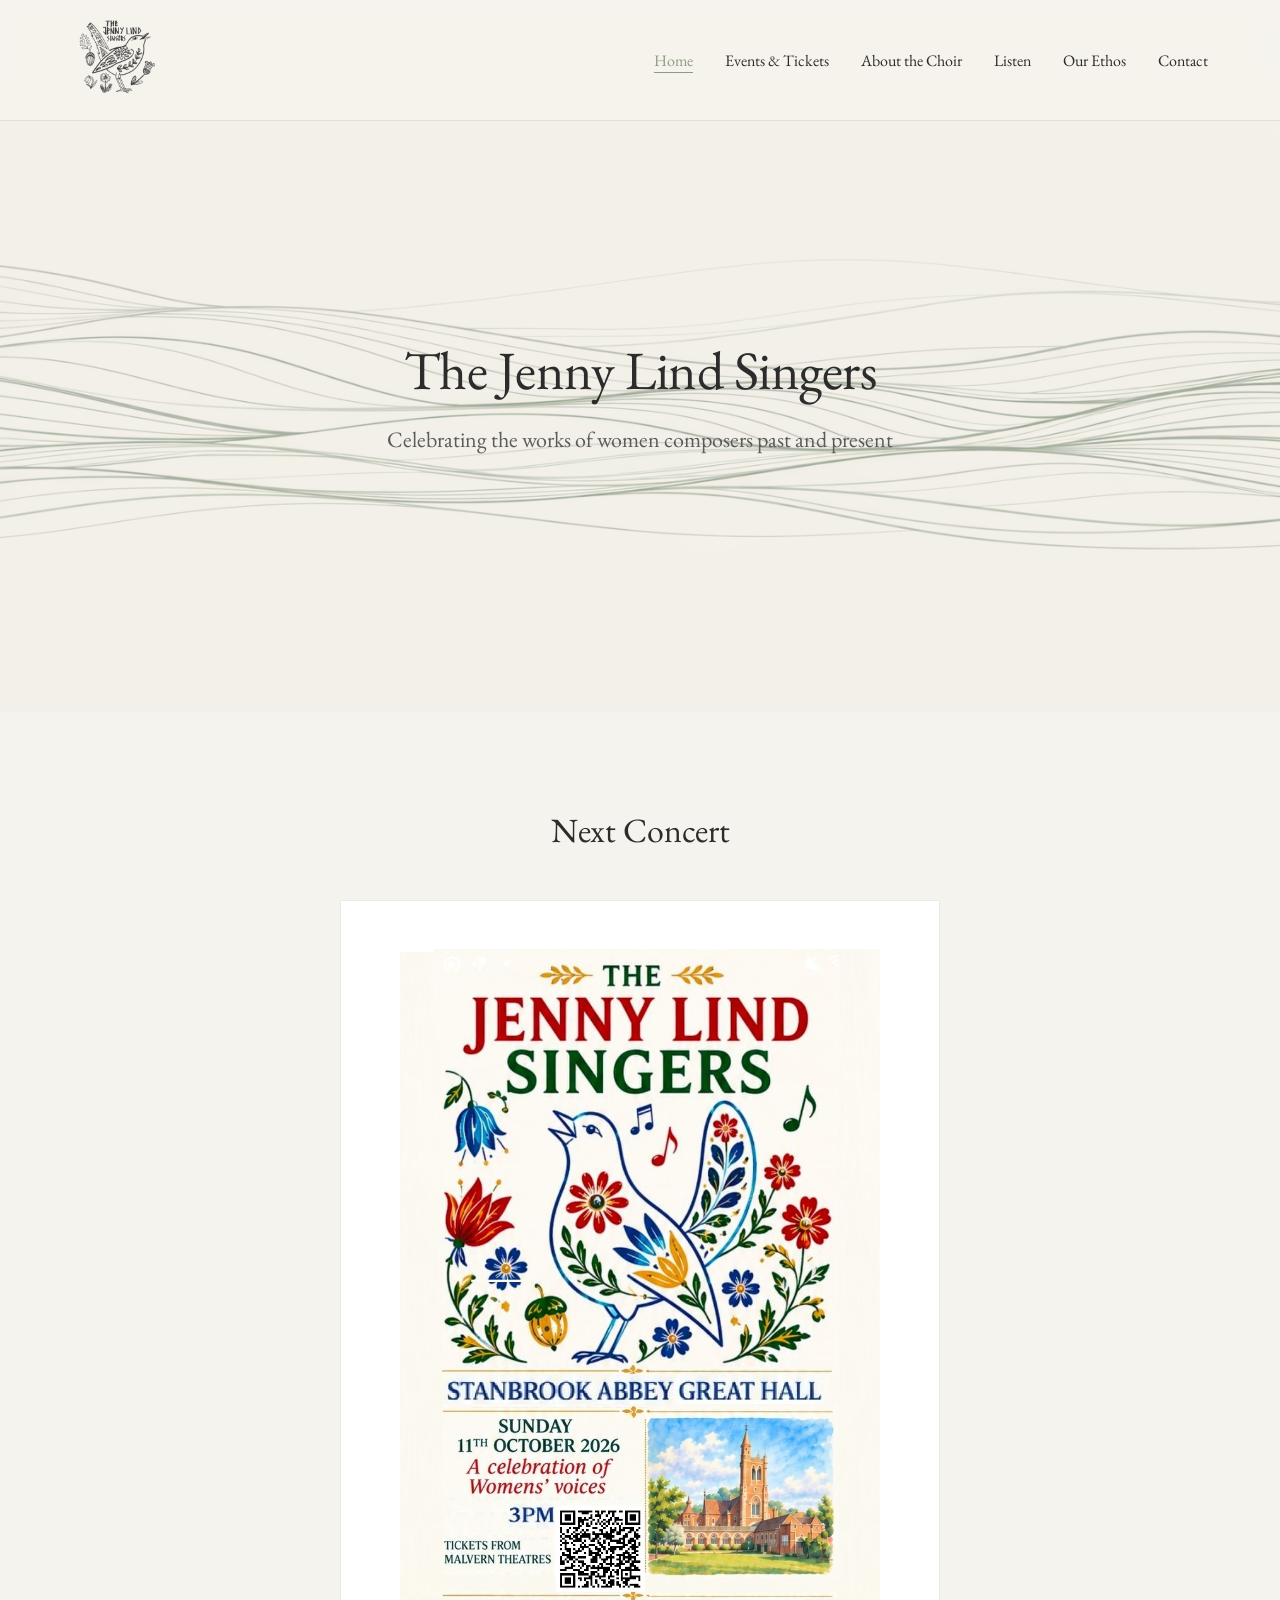
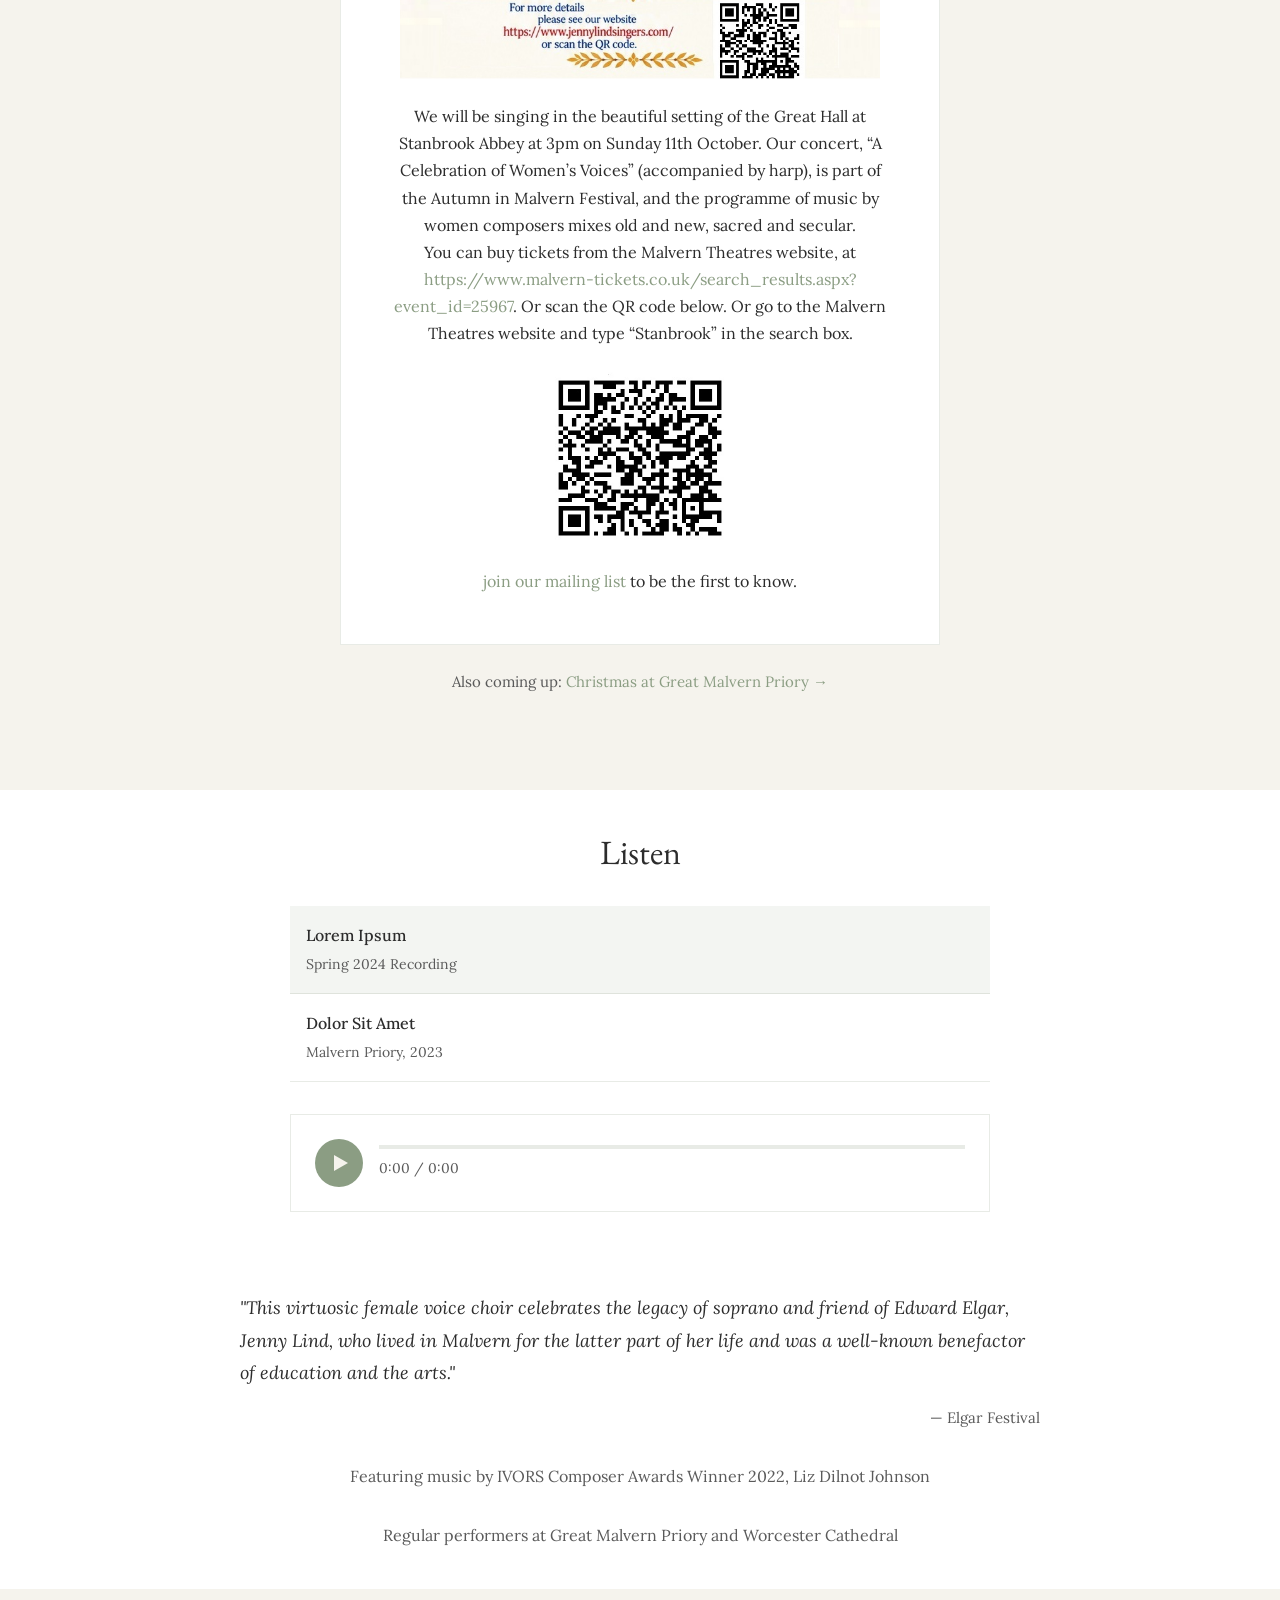
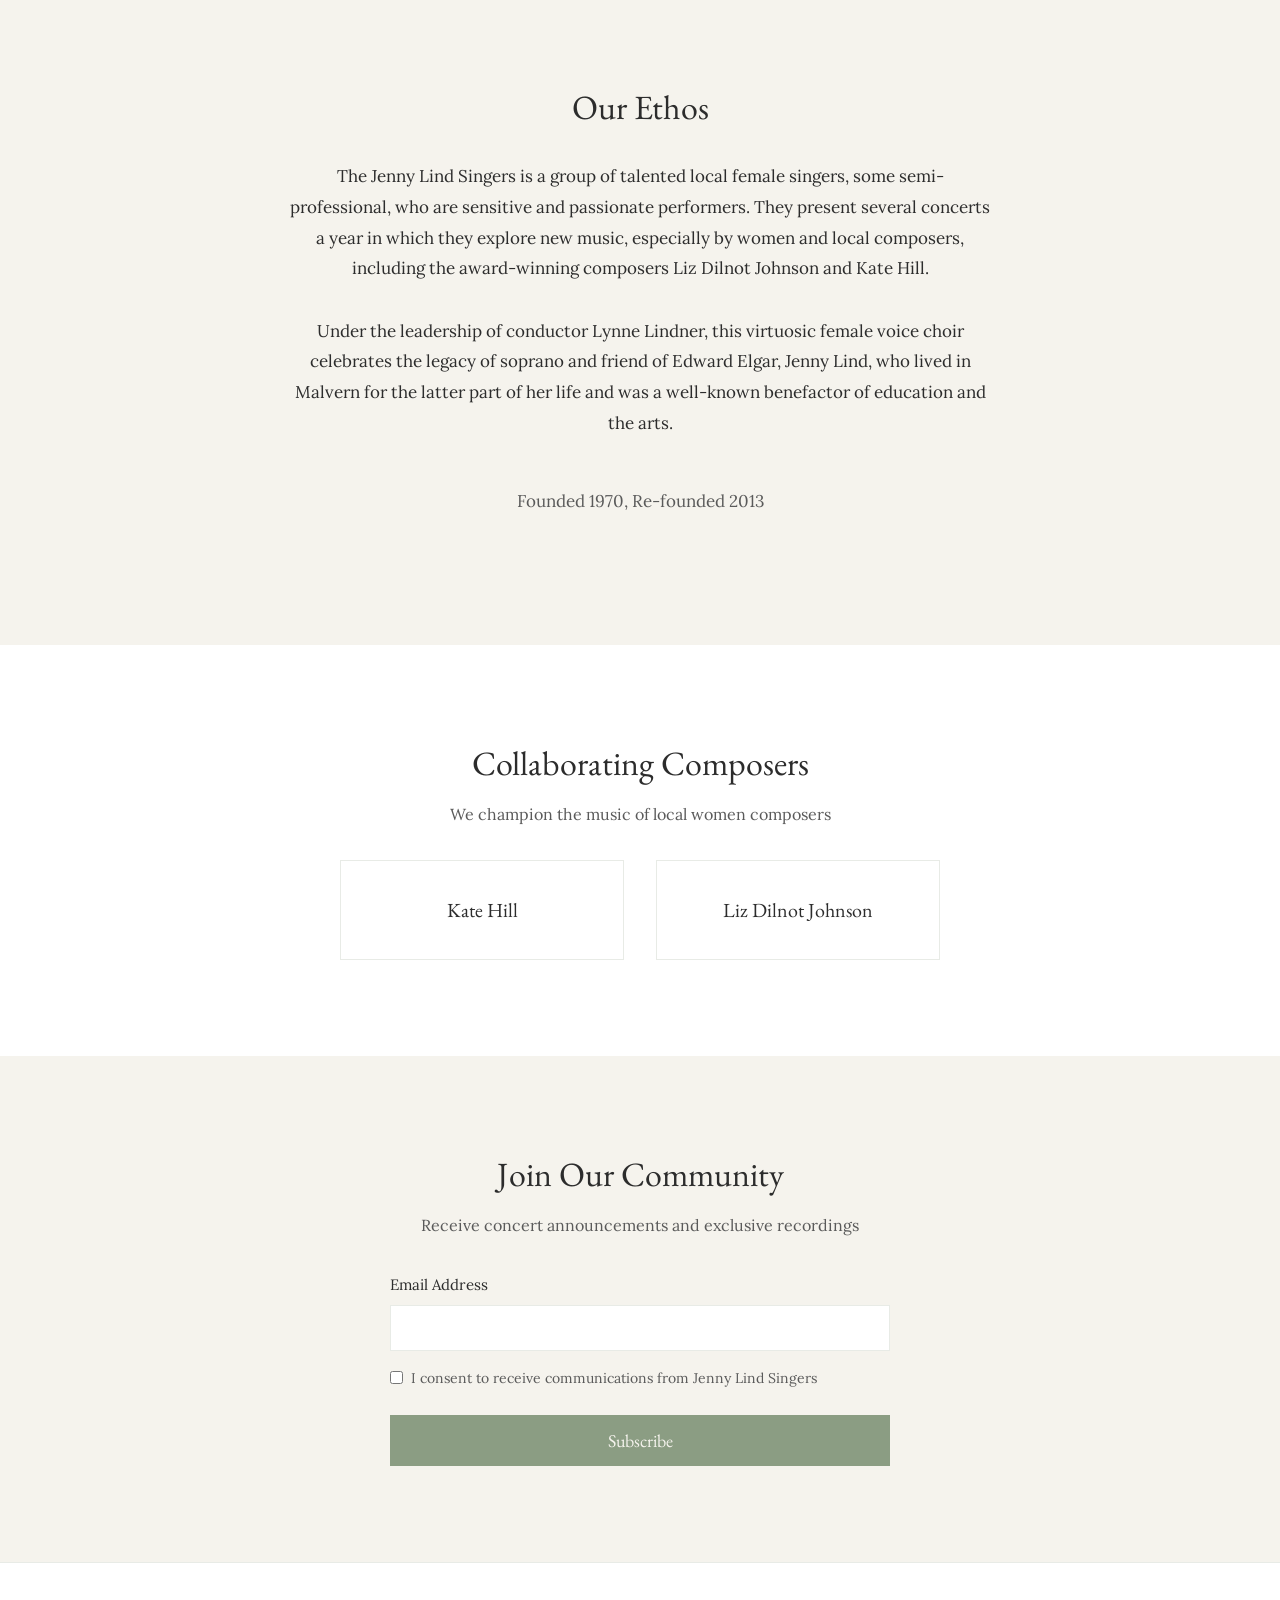
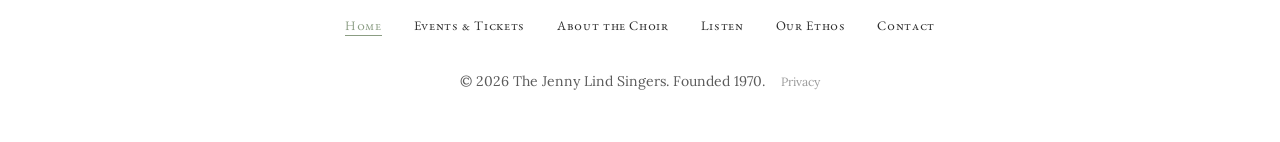
<file: index.html>
<!DOCTYPE html>
<html lang="en">
<head>
    <meta charset="UTF-8">
    <meta name="viewport" content="width=device-width, initial-scale=1.0">
    <title>The Jenny Lind Singers</title>
    <meta name="description" content="The Jenny Lind Singers — a virtuosic female voice choir celebrating women composers from the Malvern Hills.">

    <!-- Google Fonts -->
    <link rel="preconnect" href="https://fonts.googleapis.com">
    <link rel="preconnect" href="https://fonts.gstatic.com" crossorigin>
    <link href="https://fonts.googleapis.com/css2?family=EB+Garamond:ital,wght@0,400;0,500;0,600;1,400&family=Lora:ital,wght@0,400;0,500;1,400&display=swap" rel="stylesheet">
    <link rel="icon" type="image/svg+xml" href="favicon.svg">
    <link rel="stylesheet" href="styles.css">

</head>
<body>
    <!-- Header Navigation -->
    <header>
        <div class="header-content">
            <a href="index.html">
                <img src="JLS_logo.png" alt="The Jenny Lind Singers — Home" class="logo">
            </a>
            <nav aria-label="Main navigation">
                <ul>
                    <li><a href="index.html">Home</a></li>
                    <li><a href="events.html">Events &amp; Tickets</a></li>
                    <li><a href="about.html">About the Choir</a></li>
                    <li><a href="listen.html">Listen</a></li>
                    <li><a href="ethos.html">Our Ethos</a></li>
                    <li><a href="contact.html">Contact</a></li>
                </ul>
            </nav>
            <button class="nav-toggle" aria-label="Open navigation" aria-expanded="false">
                <span></span><span></span><span></span>
            </button>
        </div>
    </header>

    <main>

    <!-- Hero Section -->
    <section id="hero">
        <div class="hero-content">
            <h1>The Jenny Lind Singers</h1>
            <p class="hero-subtitle">Celebrating the works of women composers past and present</p>
        </div>
    </section>

    <!-- Next Concert Section -->
    <section id="next-concert">
        <div class="container">
            <h2>Next Concert</h2>
            <div class="concert-card event-stacked">
                <img class="event-poster" src="extracted/autumn-in-malvern-2026-poster.jpg" alt="Poster for The Jenny Lind Singers concert, A Celebration of Women's Voices, at Stanbrook Abbey Great Hall, Sunday 11 October 2026, 3pm.">
                <p>We will be singing in the beautiful setting of the Great Hall at Stanbrook Abbey at 3pm on Sunday 11th October. Our concert, “A Celebration of Women’s Voices” (accompanied by harp), is part of the Autumn in Malvern Festival, and the programme of music by women composers mixes old and new, sacred and secular.</p>
                <p>You can buy tickets from the Malvern Theatres website, at <a href="https://www.malvern-tickets.co.uk/search_results.aspx?event_id=25967" target="_blank" rel="noopener">https://www.malvern-tickets.co.uk/search_results.aspx?event_id=25967</a>. Or scan the QR code below. Or go to the Malvern Theatres website and type “Stanbrook” in the search box.</p>
                <img class="event-qr" src="extracted/autumn-in-malvern-2026-qr-code.jpg" alt="QR code linking to tickets for the Stanbrook Abbey concert on the Malvern Theatres website.">
                <p><a href="index.html#mailing-list">join our mailing list</a> to be the first to know.</p>
            </div>
            <p class="also-coming-up">Also coming up: <a href="events.html">Christmas at Great Malvern Priory →</a></p>
        </div>
    </section>

    <!-- Audio Player Section -->
    <section id="audio">
        <div class="container">
            <h2>Listen</h2>
            <div class="audio-player">
                <div class="track-list">
                    <div class="track-item active" data-track="0">
                        <div class="track-title">Lorem Ipsum</div>
                        <div class="track-source">Spring 2024 Recording</div>
                    </div>
                    <div class="track-item" data-track="1">
                        <div class="track-title">Dolor Sit Amet</div>
                        <div class="track-source">Malvern Priory, 2023</div>
                    </div>
                </div>

                <div class="audio-controls">
                    <button class="play-btn" aria-label="Play">
                        <div class="play-icon"></div>
                        <div class="pause-icon"></div>
                    </button>
                    <div class="progress-container">
                        <div class="progress-bar" role="progressbar" aria-valuemin="0" aria-valuemax="100" aria-valuenow="0">
                            <div class="progress-fill"></div>
                        </div>
                        <div class="time-display">
                            <span class="current-time">0:00</span> / <span class="duration">0:00</span>
                        </div>
                    </div>
                </div>

                <audio id="audio-element">
                    <source src="[data-uri]" type="audio/wav">
                </audio>
            </div>
        </div>
    </section>

    <!-- Social Proof Section -->
    <section id="reviews">
        <div class="container">
            <div class="reviews-container">
                <div class="review">
                    <p class="review-text">"This virtuosic female voice choir celebrates the legacy of soprano and friend of Edward Elgar, Jenny Lind, who lived in Malvern for the latter part of her life and was a well-known benefactor of education and the arts."</p>
                    <p class="review-attribution">— Elgar Festival</p>
                </div>

                <p class="accolade">Featuring music by IVORS Composer Awards Winner 2022, Liz Dilnot Johnson</p>
                <p class="accolade">Regular performers at Great Malvern Priory and Worcester Cathedral</p>
            </div>
        </div>
    </section>

    <!-- Ethos Section -->
    <section id="ethos">
        <div class="container">
            <div class="ethos-content">
                <h2>Our Ethos</h2>
                <p>The Jenny Lind Singers is a group of talented local female singers, some semi-professional, who are sensitive and passionate performers. They present several concerts a year in which they explore new music, especially by women and local composers, including the award-winning composers Liz Dilnot Johnson and Kate Hill.</p>
                <p class="ethos-second">Under the leadership of conductor Lynne Lindner, this virtuosic female voice choir celebrates the legacy of soprano and friend of Edward Elgar, Jenny Lind, who lived in Malvern for the latter part of her life and was a well-known benefactor of education and the arts.</p>
                <p class="history-note">Founded 1970, Re-founded 2013</p>
            </div>
        </div>
    </section>

    <!-- Composers Section -->
    <section id="composers">
        <div class="container">
            <h2>Collaborating Composers</h2>
            <p class="composers-intro">We champion the music of local women composers</p>
            <div class="composers-list">
                <a href="https://katehillcomposer.com" target="_blank" rel="noopener" class="composer-link">
                    <div class="composer-name">Kate Hill</div>
                </a>
                <a href="http://www.lizdilnotjohnson.co.uk" target="_blank" rel="noopener" class="composer-link">
                    <div class="composer-name">Liz Dilnot Johnson</div>
                </a>
            </div>
        </div>
    </section>

    <!-- Mailing List Section -->
    <section id="mailing-list">
        <div class="container">
            <h2>Join Our Community</h2>
            <p class="mailing-list-benefit">Receive concert announcements and exclusive recordings</p>
            <form class="mailing-form" action="https://formspree.io/f/xdawywwn" method="POST">
                <div class="form-group">
                    <label for="email">Email Address</label>
                    <input type="email" id="email" name="email" required>
                </div>

                <div class="checkbox-group">
                    <input type="checkbox" id="consent" name="consent" required>
                    <label for="consent">I consent to receive communications from Jenny Lind Singers</label>
                </div>

                <button type="submit" class="btn-primary btn-submit">Subscribe</button>
            </form>
        </div>
    </section>

    </main>

    <!-- Footer -->
    <footer>
        <div class="footer-content">
            <nav class="footer-nav" aria-label="Footer navigation">
                <ul>
                    <li><a href="index.html">Home</a></li>
                    <li><a href="events.html">Events &amp; Tickets</a></li>
                    <li><a href="about.html">About the Choir</a></li>
                    <li><a href="listen.html">Listen</a></li>
                    <li><a href="ethos.html">Our Ethos</a></li>
                    <li><a href="contact.html">Contact</a></li>
                </ul>
            </nav>
            <p class="copyright">© 2026 The Jenny&nbsp;Lind Singers. Founded 1970. <a href="privacy.html" class="privacy-link">Privacy</a></p>
        </div>
    </footer>

    <script src="nav.js"></script>
    <!-- JavaScript for Audio Player -->
    <script>
        // Audio player functionality
        const audio = document.getElementById('audio-element');
        const playBtn = document.querySelector('.play-btn');
        const progressBar = document.querySelector('.progress-bar');
        const progressFill = document.querySelector('.progress-fill');
        const currentTimeSpan = document.querySelector('.current-time');
        const durationSpan = document.querySelector('.duration');
        const trackItems = document.querySelectorAll('.track-item');

        let currentTrack = 0;

        // Track data (placeholder - in production would link to actual audio files)
        const tracks = [
            {
                title: 'Lorem Ipsum',
                source: 'Spring 2024 Recording',
                url: '[data-uri]'
            },
            {
                title: 'Dolor Sit Amet',
                source: 'Malvern Priory, 2023',
                url: '[data-uri]'
            }
        ];

        // Play/Pause functionality
        playBtn.addEventListener('click', () => {
            if (audio.paused) {
                audio.play();
                playBtn.classList.add('playing');
            } else {
                audio.pause();
                playBtn.classList.remove('playing');
            }
        });

        // Keyboard support for play button
        playBtn.addEventListener('keydown', (e) => {
            if (e.key === ' ' || e.key === 'Enter') {
                e.preventDefault();
                playBtn.click();
            }
        });

        // Update progress bar
        audio.addEventListener('timeupdate', () => {
            if (audio.duration) {
                const progress = (audio.currentTime / audio.duration) * 100;
                progressFill.style.width = progress + '%';
                progressBar.setAttribute('aria-valuenow', progress);

                currentTimeSpan.textContent = formatTime(audio.currentTime);
            }
        });

        // Update duration when metadata loads
        audio.addEventListener('loadedmetadata', () => {
            durationSpan.textContent = formatTime(audio.duration);
        });

        // Click to seek
        progressBar.addEventListener('click', (e) => {
            const rect = progressBar.getBoundingClientRect();
            const percent = (e.clientX - rect.left) / rect.width;
            audio.currentTime = percent * audio.duration;
        });

        // Track selection
        trackItems.forEach((item, index) => {
            item.addEventListener('click', () => {
                loadTrack(index);
            });

            // Keyboard support
            item.addEventListener('keydown', (e) => {
                if (e.key === 'Enter' || e.key === ' ') {
                    e.preventDefault();
                    loadTrack(index);
                }
            });

            // Make track items keyboard accessible
            item.setAttribute('tabindex', '0');
            item.setAttribute('role', 'button');
        });

        // Load track function
        function loadTrack(index) {
            currentTrack = index;
            audio.src = tracks[index].url;

            // Update active state
            trackItems.forEach(item => item.classList.remove('active'));
            trackItems[index].classList.add('active');

            // Reset player state
            playBtn.classList.remove('playing');
            progressFill.style.width = '0%';
            currentTimeSpan.textContent = '0:00';
        }

        // Format time helper
        function formatTime(seconds) {
            if (isNaN(seconds)) return '0:00';

            const mins = Math.floor(seconds / 60);
            const secs = Math.floor(seconds % 60);
            return mins + ':' + (secs < 10 ? '0' : '') + secs;
        }

        // Reset play button when audio ends
        audio.addEventListener('ended', () => {
            playBtn.classList.remove('playing');
            progressFill.style.width = '0%';
            audio.currentTime = 0;
        });

        // Smooth scroll for navigation
        document.querySelectorAll('a[href^="#"]').forEach(anchor => {
            anchor.addEventListener('click', function (e) {
                const href = this.getAttribute('href');
                if (href !== '#') {
                    e.preventDefault();
                    const target = document.querySelector(href);
                    if (target) {
                        target.scrollIntoView({
                            behavior: 'smooth',
                            block: 'start'
                        });
                    }
                }
            });
        });
    </script>
</body>
</html>
</file>
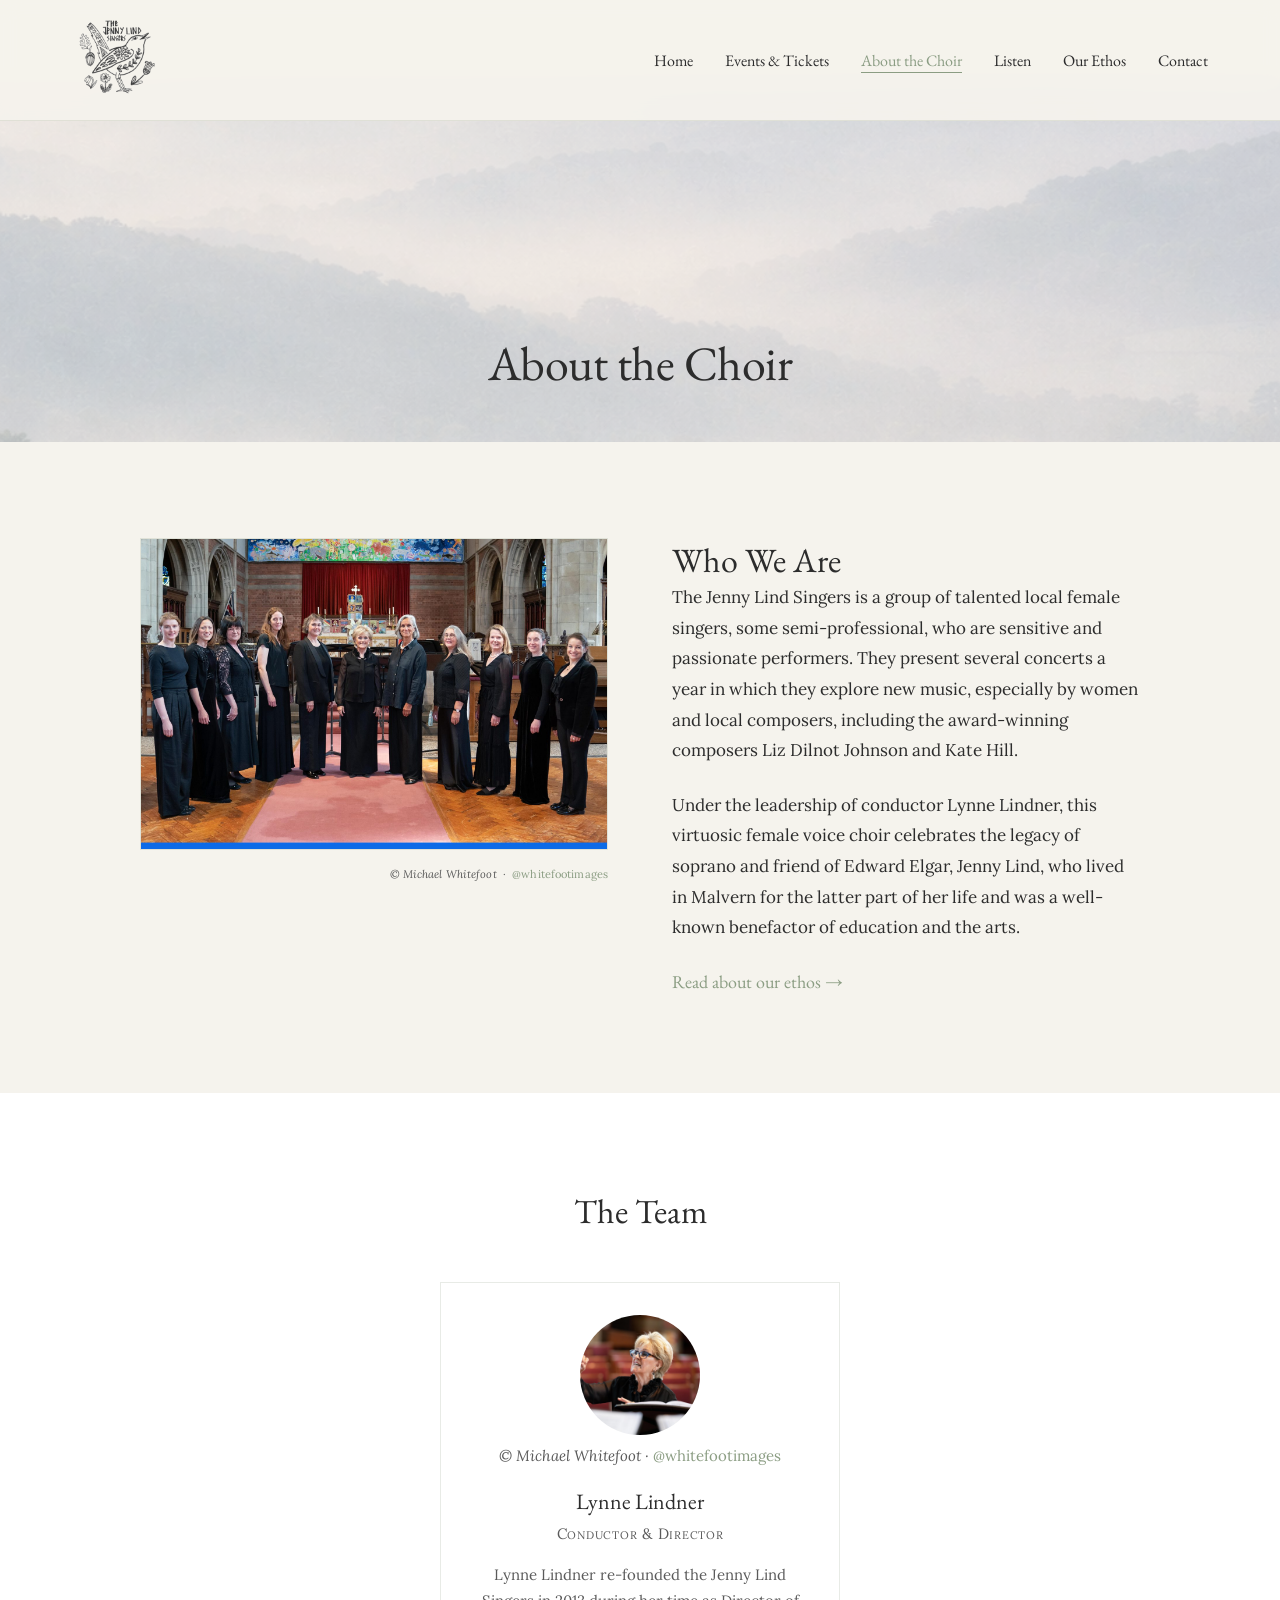
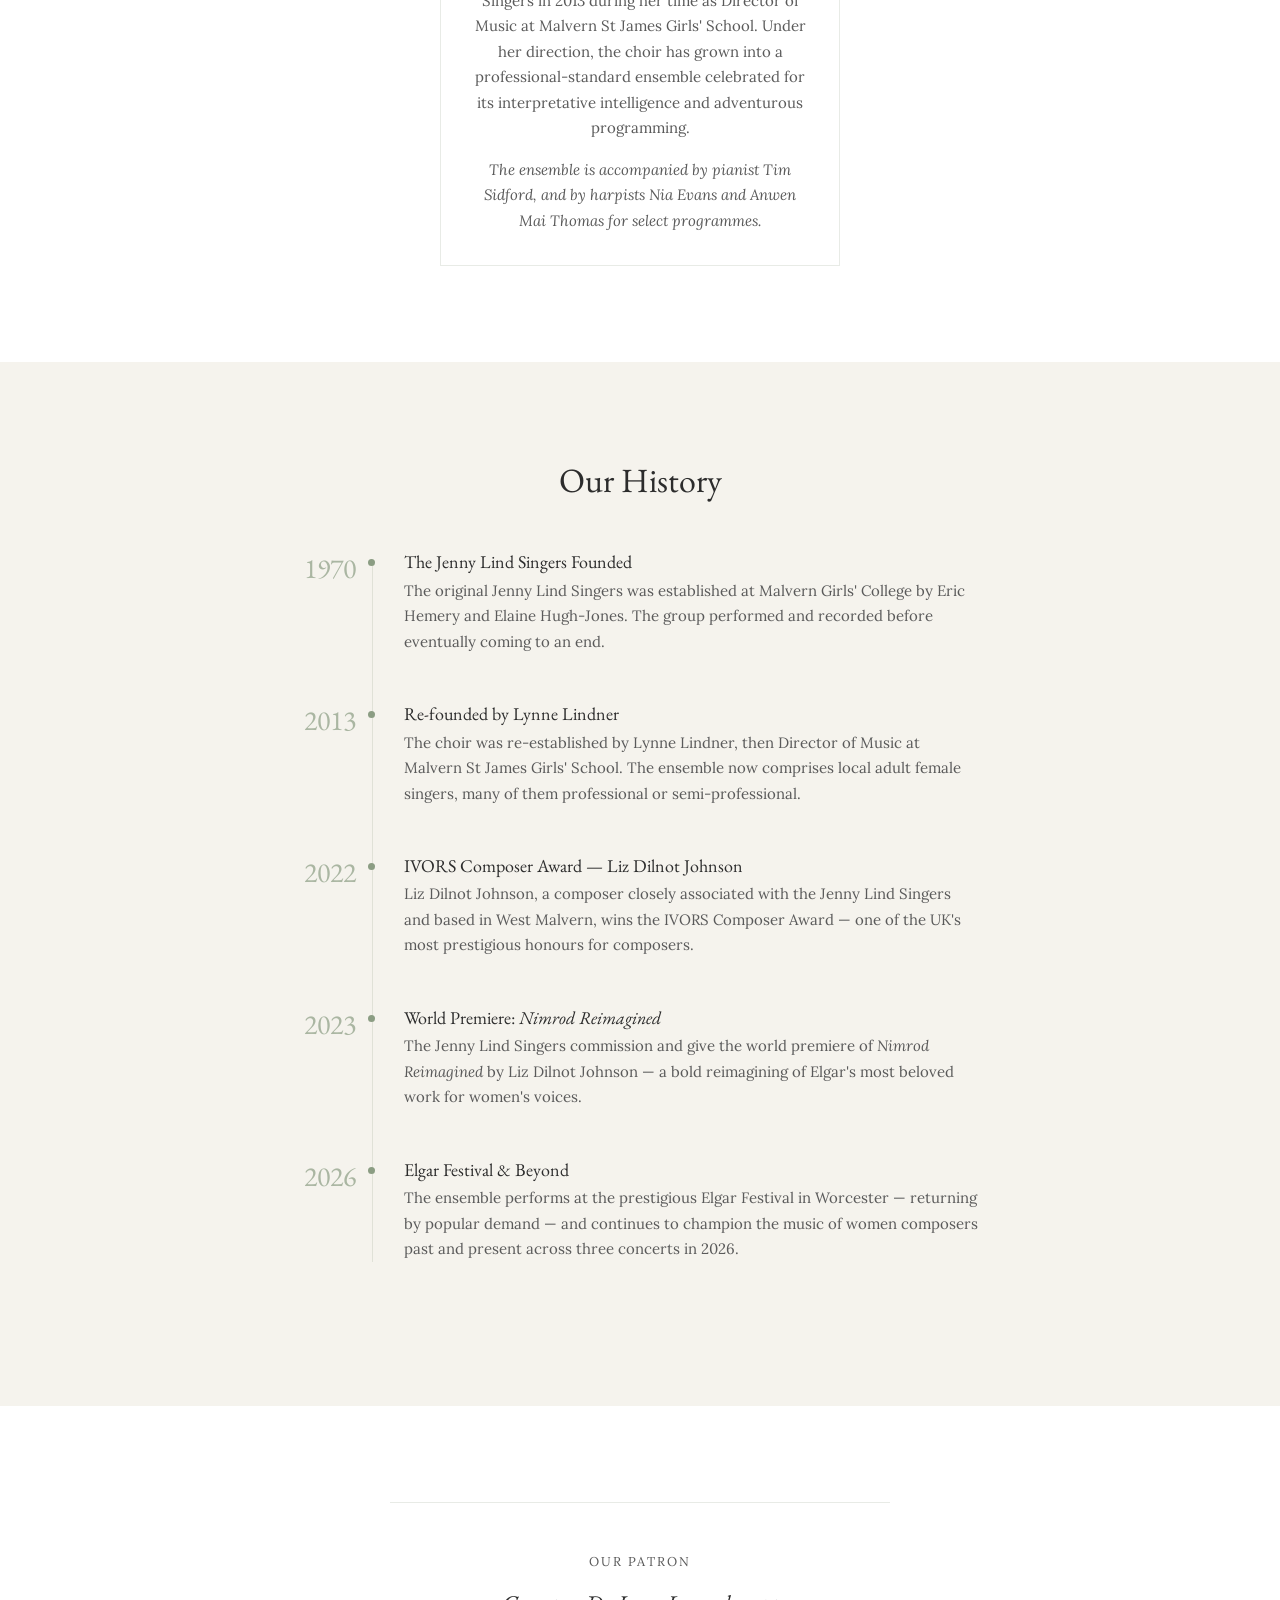
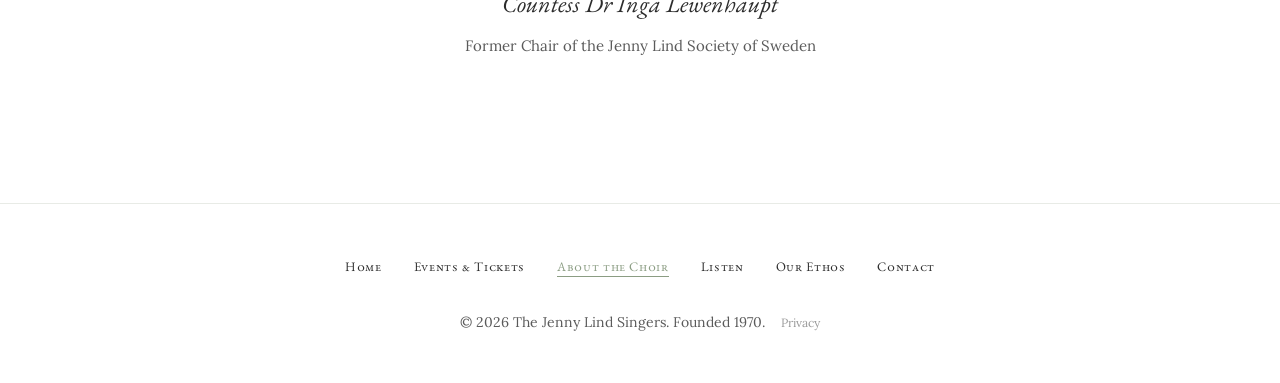
<file: about.html>
<!DOCTYPE html>
<html lang="en">
<head>
    <meta charset="UTF-8">
    <meta name="viewport" content="width=device-width, initial-scale=1.0">
    <title>About the Choir — The Jenny Lind Singers</title>
    <meta name="description" content="The story, the people, and the legacy behind the Jenny Lind Singers — a virtuosic female voice choir rooted in the Malvern Hills.">
    <link rel="preconnect" href="https://fonts.googleapis.com">
    <link rel="preconnect" href="https://fonts.gstatic.com" crossorigin>
    <link href="https://fonts.googleapis.com/css2?family=EB+Garamond:ital,wght@0,400;0,500;0,600;1,400&family=Lora:ital,wght@0,400;0,500;1,400&display=swap" rel="stylesheet">
    <link rel="icon" type="image/svg+xml" href="favicon.svg">
    <link rel="stylesheet" href="styles.css">
</head>
<body>

    <header>
        <div class="header-content">
            <a href="index.html">
                <img src="JLS_logo.png" alt="The Jenny Lind Singers — Home" class="logo">
            </a>
            <nav aria-label="Main navigation">
                <ul>
                    <li><a href="index.html">Home</a></li>
                    <li><a href="events.html">Events &amp; Tickets</a></li>
                    <li><a href="about.html">About the Choir</a></li>
                    <li><a href="listen.html">Listen</a></li>
                    <li><a href="ethos.html">Our Ethos</a></li>
                    <li><a href="contact.html">Contact</a></li>
                </ul>
            </nav>
            <button class="nav-toggle" aria-label="Open navigation" aria-expanded="false">
                <span></span><span></span><span></span>
            </button>
        </div>
    </header>

    <div class="page-hero page-hero--hills">
        <div class="page-hero-content">
            <h1>About the Choir</h1>
        </div>
    </div>

    <main>

        <!-- Introduction -->
        <section>
            <div class="container">
                <div class="about-intro-grid">
                    <figure class="photo-fig">
                        <img src="photos/choir-group.jpg" alt="The Jenny Lind Singers at the Elgar Festival 2025, All Saints Worcester.">
                        <figcaption>© Michael Whitefoot &nbsp;·&nbsp; <span class="photo-handle">@whitefootimages</span></figcaption>
                    </figure>
                    <div class="about-intro-text">
                        <h2>Who We Are</h2>
                        <p>The Jenny Lind Singers is a group of talented local female singers, some semi-professional, who are sensitive and passionate performers. They present several concerts a year in which they explore new music, especially by women and local composers, including the award-winning composers Liz Dilnot Johnson and Kate Hill.</p>
                        <p>Under the leadership of conductor Lynne Lindner, this virtuosic female voice choir celebrates the legacy of soprano and friend of Edward Elgar, Jenny Lind, who lived in Malvern for the latter part of her life and was a well-known benefactor of education and the arts.</p>
                        <a href="ethos.html" class="ethos-link">Read about our ethos →</a>
                    </div>
                </div>
            </div>
        </section>

        <!-- The Team -->
        <section style="background: white;">
            <div class="container">
                <h2 style="text-align: center; margin-bottom: 3rem;">The Team</h2>
                <div class="people-grid people-grid--single">
                    <div class="profile-card">
                        <img src="photos/lynne-conducting.jpg" alt="Lynne Lindner conducting" class="profile-photo">
                        <p class="profile-photo-credit">© Michael Whitefoot · <span class="photo-handle">@whitefootimages</span></p>
                        <h3>Lynne Lindner</h3>
                        <p class="profile-role">Conductor &amp; Director</p>
                        <p>Lynne Lindner re-founded the Jenny Lind Singers in 2013 during her time as Director of Music at Malvern St James Girls' School. Under her direction, the choir has grown into a professional-standard ensemble celebrated for its interpretative intelligence and adventurous programming.</p>
                        <p class="accompanist-note">The ensemble is accompanied by pianist Tim Sidford, and by harpists Nia Evans and Anwen Mai Thomas for select programmes.</p>
                    </div>
                </div>
            </div>
        </section>

        <!-- History -->
        <section>
            <div class="container">
                <h2 style="text-align: center; margin-bottom: 3rem;">Our History</h2>
                <div class="timeline">
                    <div class="timeline-entry">
                        <div class="timeline-year">1970</div>
                        <div class="timeline-dot"></div>
                        <div class="timeline-text">
                            <h4>The Jenny Lind Singers Founded</h4>
                            <p>The original Jenny Lind Singers was established at Malvern Girls' College by Eric Hemery and Elaine Hugh-Jones. The group performed and recorded before eventually coming to an end.</p>
                        </div>
                    </div>
                    <div class="timeline-entry">
                        <div class="timeline-year">2013</div>
                        <div class="timeline-dot"></div>
                        <div class="timeline-text">
                            <h4>Re-founded by Lynne Lindner</h4>
                            <p>The choir was re-established by Lynne Lindner, then Director of Music at Malvern St James Girls' School. The ensemble now comprises local adult female singers, many of them professional or semi-professional.</p>
                        </div>
                    </div>
                    <div class="timeline-entry">
                        <div class="timeline-year">2022</div>
                        <div class="timeline-dot"></div>
                        <div class="timeline-text">
                            <h4>IVORS Composer Award — Liz Dilnot Johnson</h4>
                            <p>Liz Dilnot Johnson, a composer closely associated with the Jenny Lind Singers and based in West Malvern, wins the IVORS Composer Award — one of the UK's most prestigious honours for composers.</p>
                        </div>
                    </div>
                    <div class="timeline-entry">
                        <div class="timeline-year">2023</div>
                        <div class="timeline-dot"></div>
                        <div class="timeline-text">
                            <h4>World Premiere: <em>Nimrod Reimagined</em></h4>
                            <p>The Jenny Lind Singers commission and give the world premiere of <em>Nimrod Reimagined</em> by Liz Dilnot Johnson — a bold reimagining of Elgar's most beloved work for women's voices.</p>
                        </div>
                    </div>
                    <div class="timeline-entry">
                        <div class="timeline-year">2026</div>
                        <div class="timeline-dot"></div>
                        <div class="timeline-text">
                            <h4>Elgar Festival &amp; Beyond</h4>
                            <p>The ensemble performs at the prestigious Elgar Festival in Worcester — returning by popular demand — and continues to champion the music of women composers past and present across three concerts in 2026.</p>
                        </div>
                    </div>
                </div>
            </div>
        </section>

        <!-- Patron -->
        <section style="background: white;">
            <div class="container">
                <div class="patron-block">
                    <p class="patron-title">Our Patron</p>
                    <p class="patron-name">Countess Dr Inga Lewenhaupt</p>
                    <p class="patron-note">Former Chair of the Jenny Lind Society of Sweden</p>
                </div>
            </div>
        </section>

    </main>

    <footer>
        <div class="footer-content">
            <nav class="footer-nav" aria-label="Footer navigation">
                <ul>
                    <li><a href="index.html">Home</a></li>
                    <li><a href="events.html">Events &amp; Tickets</a></li>
                    <li><a href="about.html">About the Choir</a></li>
                    <li><a href="listen.html">Listen</a></li>
                    <li><a href="ethos.html">Our Ethos</a></li>
                    <li><a href="contact.html">Contact</a></li>
                </ul>
            </nav>
            <p class="copyright">© 2026 The Jenny&nbsp;Lind Singers. Founded 1970. <a href="privacy.html" class="privacy-link">Privacy</a></p>
        </div>
    </footer>

    <script src="nav.js"></script>
</body>
</html>
</file>
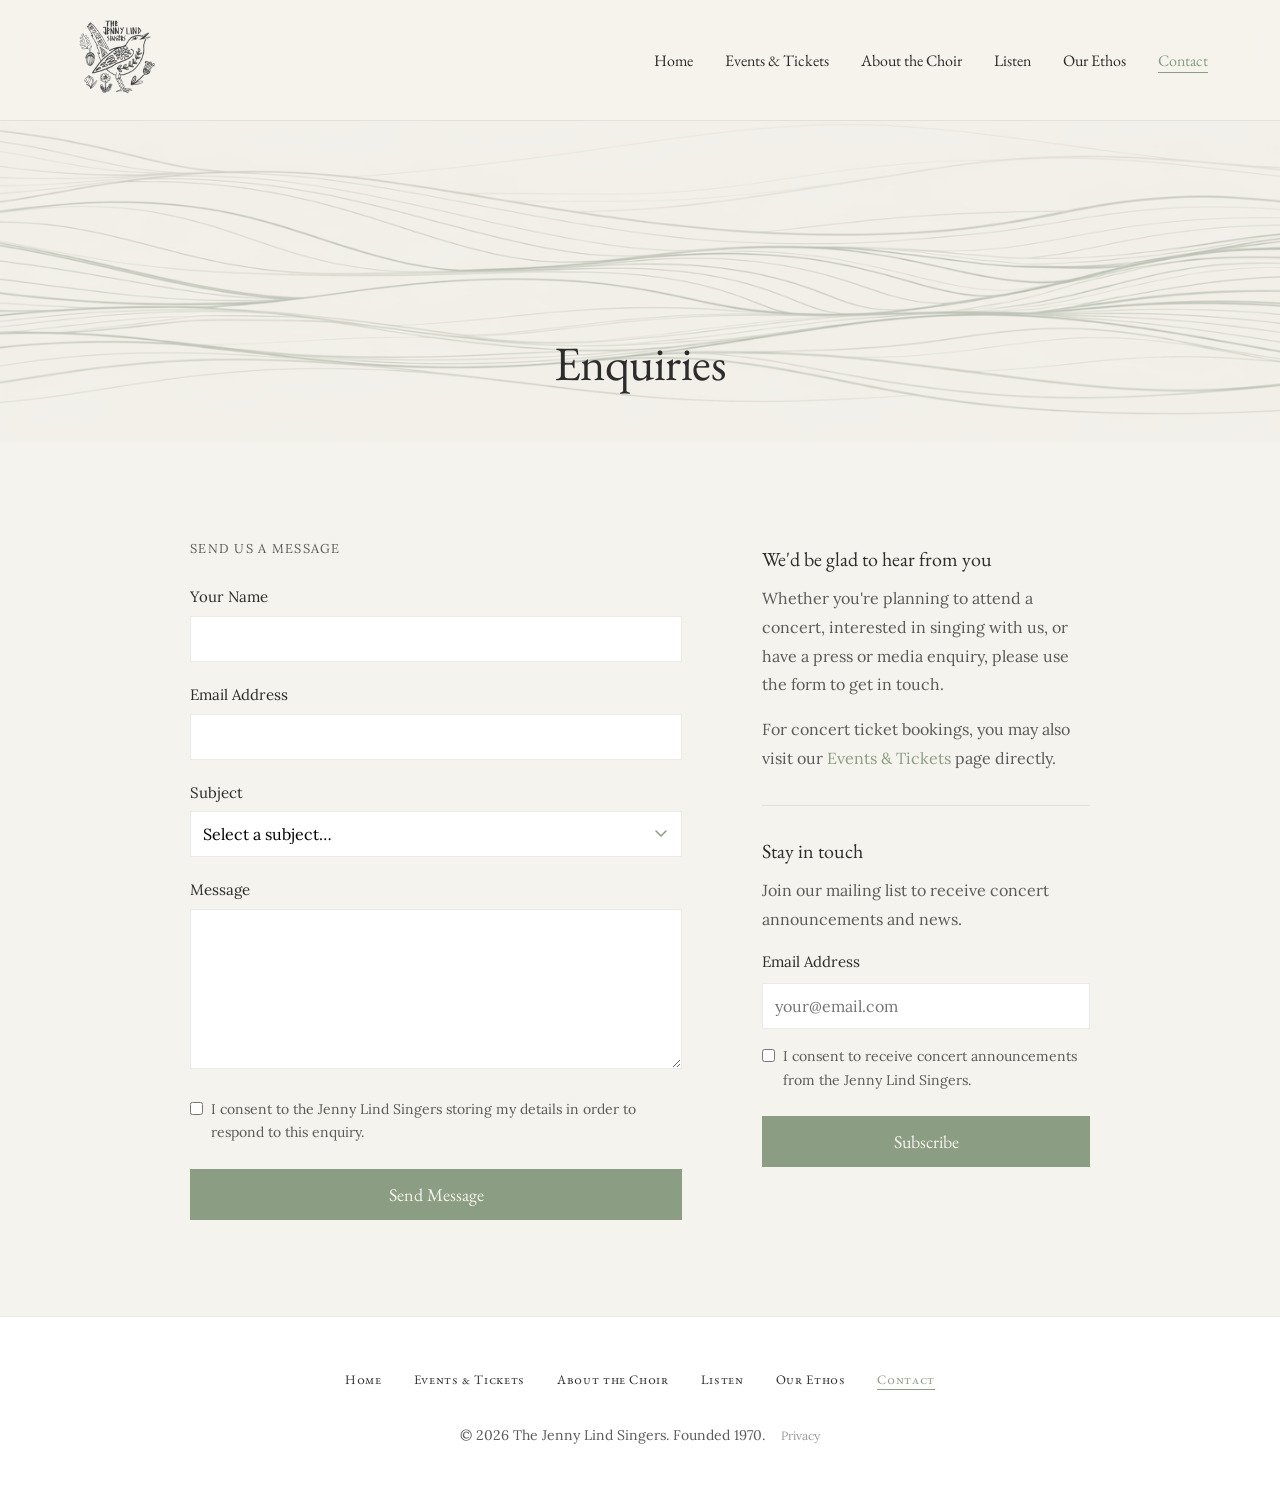
<file: contact.html>
<!DOCTYPE html>
<html lang="en">
<head>
    <meta charset="UTF-8">
    <meta name="viewport" content="width=device-width, initial-scale=1.0">
    <title>Enquiries — The Jenny Lind Singers</title>
    <meta name="description" content="Get in touch with the Jenny Lind Singers — concert enquiries, press, or singing with us.">
    <link rel="preconnect" href="https://fonts.googleapis.com">
    <link rel="preconnect" href="https://fonts.gstatic.com" crossorigin>
    <link href="https://fonts.googleapis.com/css2?family=EB+Garamond:ital,wght@0,400;0,500;0,600;1,400&family=Lora:ital,wght@0,400;0,500;1,400&display=swap" rel="stylesheet">
    <link rel="icon" type="image/svg+xml" href="favicon.svg">
    <link rel="stylesheet" href="styles.css">
</head>
<body>

    <header>
        <div class="header-content">
            <a href="index.html">
                <img src="JLS_logo.png" alt="The Jenny Lind Singers — Home" class="logo">
            </a>
            <nav aria-label="Main navigation">
                <ul>
                    <li><a href="index.html">Home</a></li>
                    <li><a href="events.html">Events &amp; Tickets</a></li>
                    <li><a href="about.html">About the Choir</a></li>
                    <li><a href="listen.html">Listen</a></li>
                    <li><a href="ethos.html">Our Ethos</a></li>
                    <li><a href="contact.html">Contact</a></li>
                </ul>
            </nav>
            <button class="nav-toggle" aria-label="Open navigation" aria-expanded="false">
                <span></span><span></span><span></span>
            </button>
        </div>
    </header>

    <div class="page-hero">
        <div class="page-hero-content">
            <h1>Enquiries</h1>
        </div>
    </div>

    <main>
        <section>
            <div class="container">
                <div class="contact-grid">

                    <!-- Enquiry Form -->
                    <div>
                        <span class="contact-form-label">Send us a message</span>
                        <form action="https://formspree.io/f/meervrzk" method="POST">
                            <div class="form-row">
                                <label for="name">Your Name</label>
                                <input type="text" id="name" name="name" required autocomplete="name">
                            </div>
                            <div class="form-row">
                                <label for="email">Email Address</label>
                                <input type="email" id="email" name="email" required autocomplete="email">
                            </div>
                            <div class="form-row">
                                <label for="subject">Subject</label>
                                <select id="subject" name="subject" class="form-select">
                                    <option value="">Select a subject…</option>
                                    <option value="concert-tickets">Concert tickets</option>
                                    <option value="singing-enquiry">Singing enquiry</option>
                                    <option value="press-media">Press &amp; media</option>
                                    <option value="general">General enquiry</option>
                                </select>
                            </div>
                            <div class="form-row">
                                <label for="message">Message</label>
                                <textarea id="message" name="message" rows="6" required></textarea>
                            </div>
                            <div class="checkbox-group" style="margin-bottom: 1.5rem;">
                                <input type="checkbox" id="consent" name="consent" required>
                                <label for="consent">I consent to the Jenny Lind Singers storing my details in order to respond to this enquiry.</label>
                            </div>
                            <button type="submit" class="btn-primary btn-submit">Send Message</button>
                        </form>
                    </div>

                    <!-- Aside -->
                    <div class="contact-aside">
                        <h3>We'd be glad to hear from you</h3>
                        <p>Whether you're planning to attend a concert, interested in singing with us, or have a press or media enquiry, please use the form to get in touch.</p>
                        <p>For concert ticket bookings, you may also visit our <a href="events.html">Events &amp; Tickets</a> page directly.</p>

                        <div class="contact-divider"></div>

                        <h3>Stay in touch</h3>
                        <p>Join our mailing list to receive concert announcements and news.</p>
                        <form action="https://formspree.io/f/xdawywwn" method="POST">
                            <div class="form-group">
                                <label for="mailing-email">Email Address</label>
                                <input type="email" id="mailing-email" name="email" placeholder="your@email.com" required>
                            </div>
                            <div class="checkbox-group">
                                <input type="checkbox" id="mailing-consent" name="consent" required>
                                <label for="mailing-consent">I consent to receive concert announcements from the Jenny Lind Singers.</label>
                            </div>
                            <button type="submit" class="btn-primary btn-submit">Subscribe</button>
                        </form>
                    </div>

                </div>
            </div>
        </section>
    </main>

    <footer>
        <div class="footer-content">
            <nav class="footer-nav" aria-label="Footer navigation">
                <ul>
                    <li><a href="index.html">Home</a></li>
                    <li><a href="events.html">Events &amp; Tickets</a></li>
                    <li><a href="about.html">About the Choir</a></li>
                    <li><a href="listen.html">Listen</a></li>
                    <li><a href="ethos.html">Our Ethos</a></li>
                    <li><a href="contact.html">Contact</a></li>
                </ul>
            </nav>
            <p class="copyright">© 2026 The Jenny&nbsp;Lind Singers. Founded 1970. <a href="privacy.html" class="privacy-link">Privacy</a></p>
        </div>
    </footer>

    <script src="nav.js"></script>
</body>
</html>
</file>
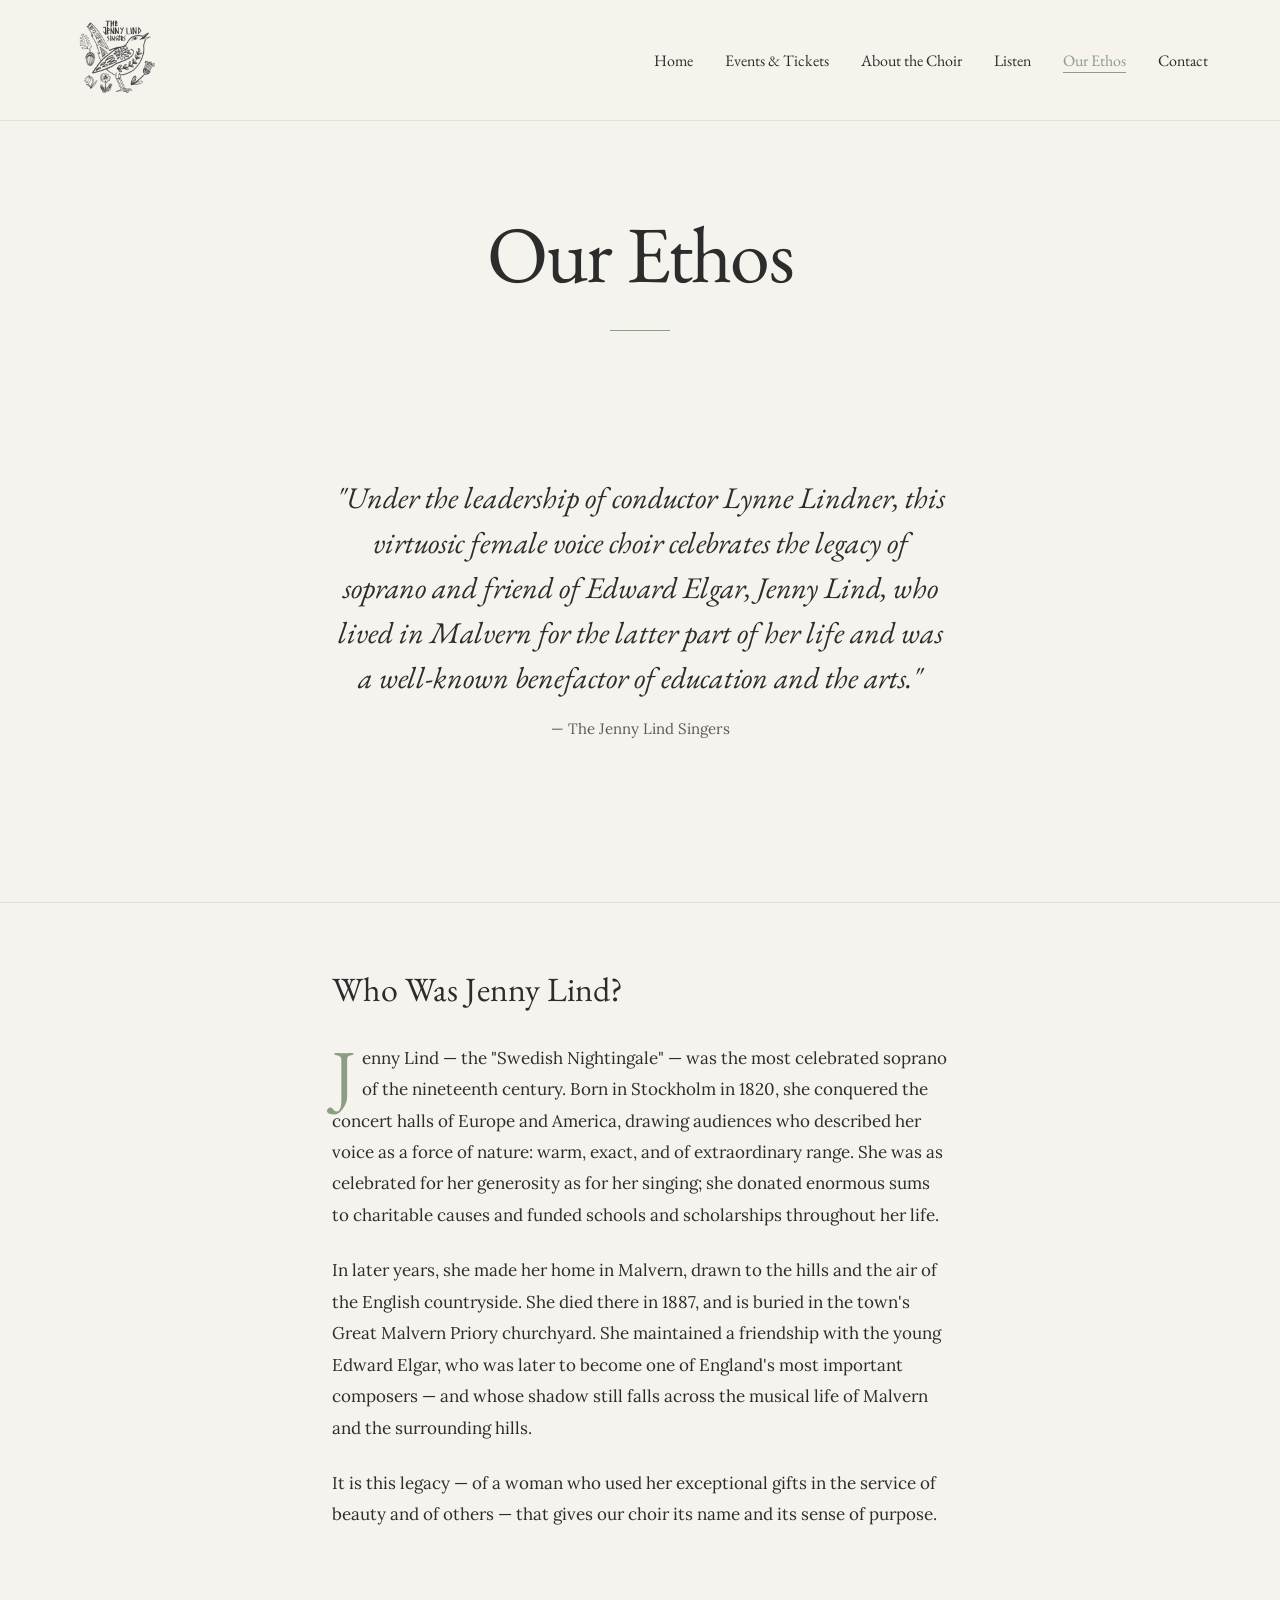
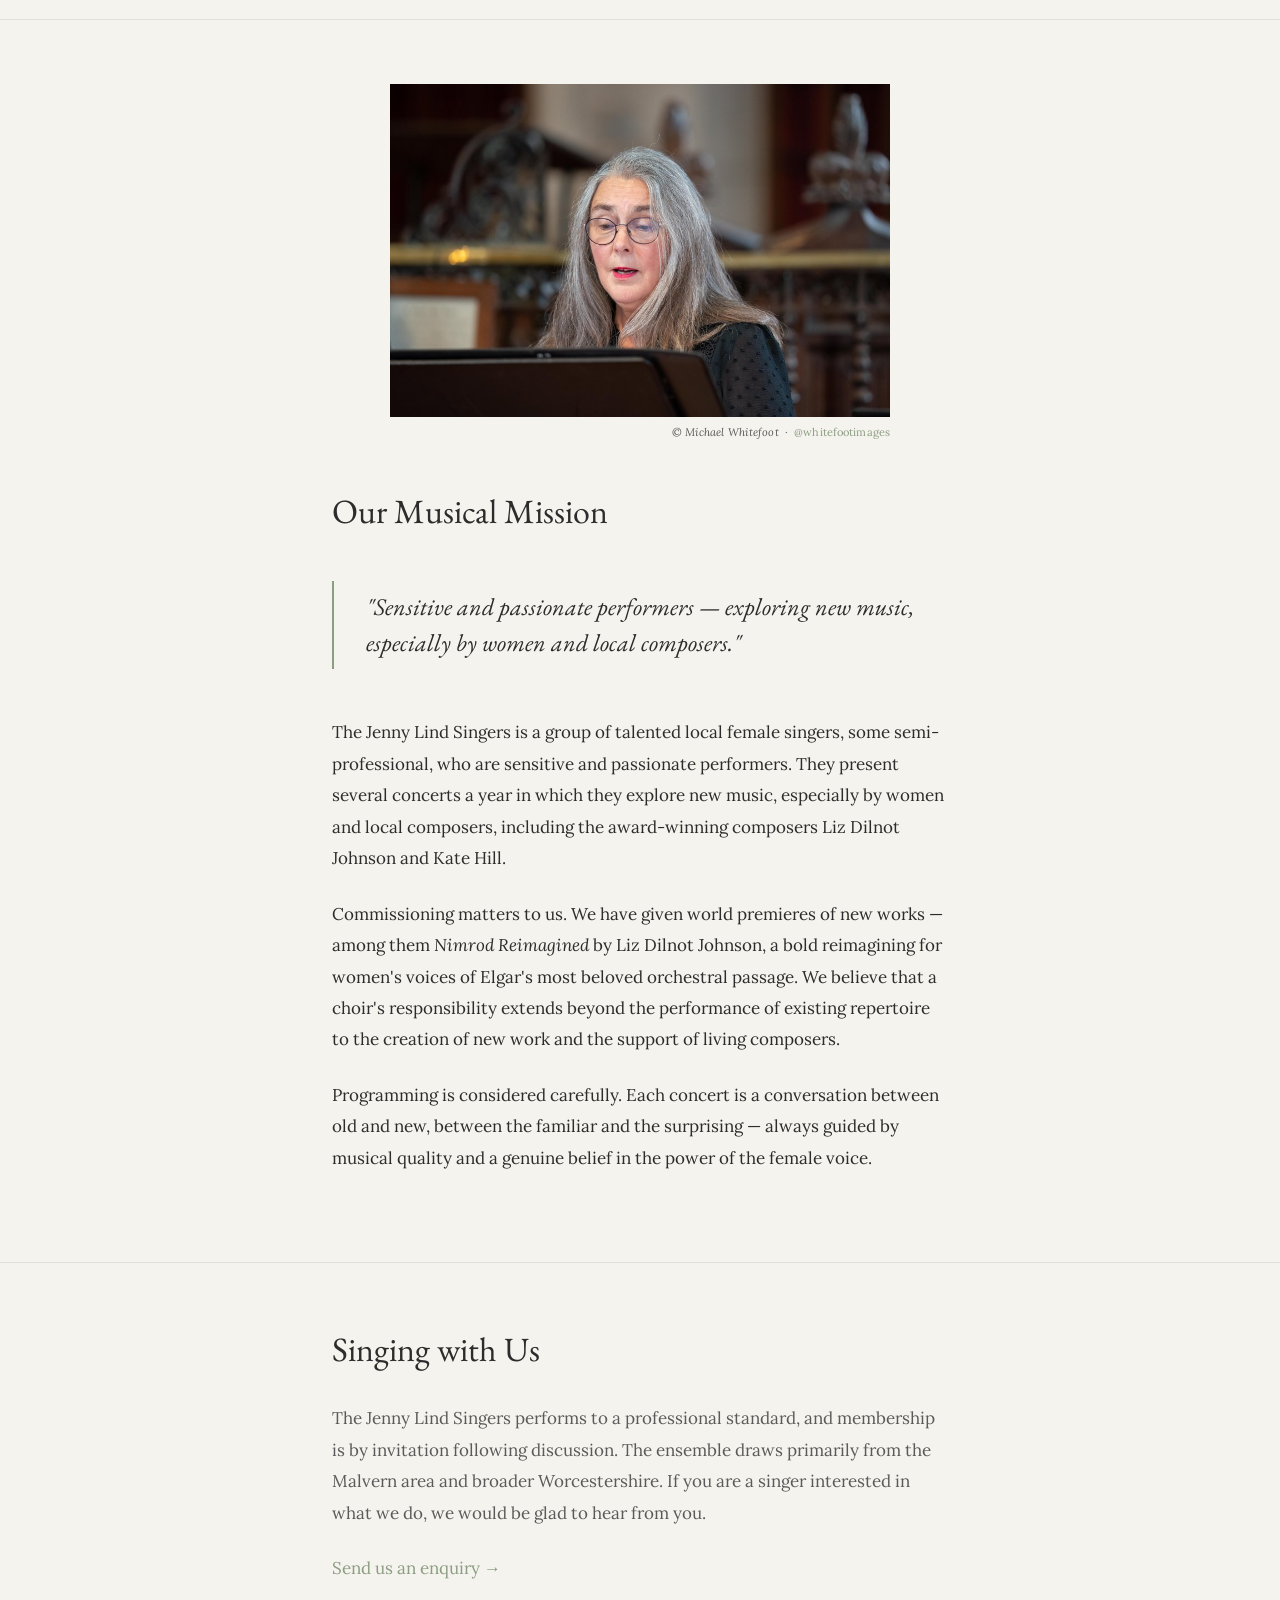
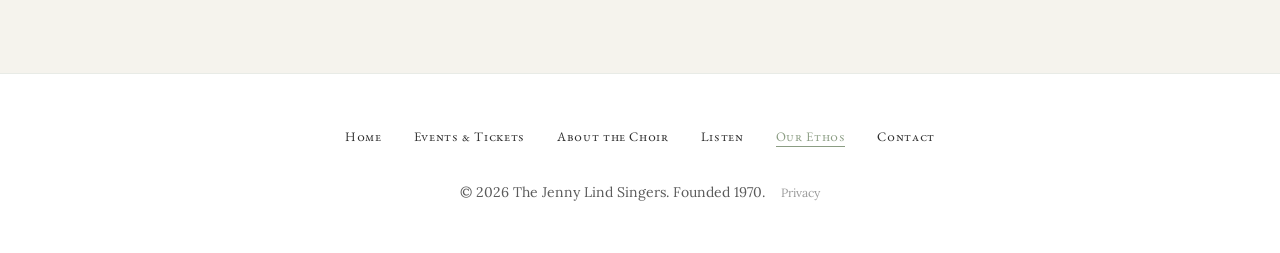
<file: ethos.html>
<!DOCTYPE html>
<html lang="en">
<head>
    <meta charset="UTF-8">
    <meta name="viewport" content="width=device-width, initial-scale=1.0">
    <title>Our Ethos — The Jenny Lind Singers</title>
    <meta name="description" content="The philosophy, legacy, and mission of the Jenny Lind Singers — a choir rooted in place, history, and the championing of women composers.">
    <link rel="preconnect" href="https://fonts.googleapis.com">
    <link rel="preconnect" href="https://fonts.gstatic.com" crossorigin>
    <link href="https://fonts.googleapis.com/css2?family=EB+Garamond:ital,wght@0,400;0,500;0,600;1,400&family=Lora:ital,wght@0,400;0,500;1,400&display=swap" rel="stylesheet">
    <link rel="icon" type="image/svg+xml" href="favicon.svg">
    <link rel="stylesheet" href="styles.css">
</head>
<body>

    <header>
        <div class="header-content">
            <a href="index.html">
                <img src="JLS_logo.png" alt="The Jenny Lind Singers — Home" class="logo">
            </a>
            <nav aria-label="Main navigation">
                <ul>
                    <li><a href="index.html">Home</a></li>
                    <li><a href="events.html">Events &amp; Tickets</a></li>
                    <li><a href="about.html">About the Choir</a></li>
                    <li><a href="listen.html">Listen</a></li>
                    <li><a href="ethos.html">Our Ethos</a></li>
                    <li><a href="contact.html">Contact</a></li>
                </ul>
            </nav>
            <button class="nav-toggle" aria-label="Open navigation" aria-expanded="false">
                <span></span><span></span><span></span>
            </button>
        </div>
    </header>

    <div class="ethos-page-header">
        <h1 class="ethos-title">Our Ethos</h1>
        <div class="ethos-rule"></div>
    </div>

    <main>

        <section style="padding-top: 4rem;">
            <div class="ethos-body">
                <p class="ethos-opening">"Under the leadership of conductor Lynne Lindner, this virtuosic female voice choir celebrates the legacy of soprano and friend of Edward Elgar, Jenny Lind, who lived in Malvern for the latter part of her life and was a well-known benefactor of education and the arts."</p>
                <p class="ethos-attribution">— The Jenny Lind Singers</p>
            </div>
        </section>

        <section class="ethos-section">
            <div class="ethos-body">
                <h2>Who Was Jenny Lind?</h2>
                <p class="drop-cap">Jenny Lind — the "Swedish Nightingale" — was the most celebrated soprano of the nineteenth century. Born in Stockholm in 1820, she conquered the concert halls of Europe and America, drawing audiences who described her voice as a force of nature: warm, exact, and of extraordinary range. She was as celebrated for her generosity as for her singing; she donated enormous sums to charitable causes and funded schools and scholarships throughout her life.</p>
                <p>In later years, she made her home in Malvern, drawn to the hills and the air of the English countryside. She died there in 1887, and is buried in the town's Great Malvern Priory churchyard. She maintained a friendship with the young Edward Elgar, who was later to become one of England's most important composers — and whose shadow still falls across the musical life of Malvern and the surrounding hills.</p>
                <p>It is this legacy — of a woman who used her exceptional gifts in the service of beauty and of others — that gives our choir its name and its sense of purpose.</p>
            </div>
        </section>

        <section class="ethos-section">
            <div class="ethos-body">
                <figure class="ethos-photo photo-fig">
                    <img src="photos/singer-portrait.jpg" alt="A Jenny Lind Singer in performance at the Elgar Festival 2025.">
                    <figcaption>© Michael Whitefoot &nbsp;·&nbsp; <span class="photo-handle">@whitefootimages</span></figcaption>
                </figure>
                <h2>Our Musical Mission</h2>
                <blockquote class="ethos-pull-quote">
                    "Sensitive and passionate performers — exploring new music, especially by women and local composers."
                </blockquote>
                <p>The Jenny Lind Singers is a group of talented local female singers, some semi-professional, who are sensitive and passionate performers. They present several concerts a year in which they explore new music, especially by women and local composers, including the award-winning composers Liz Dilnot Johnson and Kate Hill.</p>
                <p>Commissioning matters to us. We have given world premieres of new works — among them <em>Nimrod Reimagined</em> by Liz Dilnot Johnson, a bold reimagining for women's voices of Elgar's most beloved orchestral passage. We believe that a choir's responsibility extends beyond the performance of existing repertoire to the creation of new work and the support of living composers.</p>
                <p>Programming is considered carefully. Each concert is a conversation between old and new, between the familiar and the surprising — always guided by musical quality and a genuine belief in the power of the female voice.</p>
            </div>
        </section>

        <section class="ethos-section">
            <div class="ethos-body">
                <h2>Singing with Us</h2>
                <p class="ethos-closing">The Jenny Lind Singers performs to a professional standard, and membership is by invitation following discussion. The ensemble draws primarily from the Malvern area and broader Worcestershire. If you are a singer interested in what we do, we would be glad to hear from you.</p>
                <p class="ethos-closing" style="margin-top: 1rem;">
                    <a href="contact.html">Send us an enquiry  →</a>
                </p>
            </div>
        </section>

    </main>

    <footer>
        <div class="footer-content">
            <nav class="footer-nav" aria-label="Footer navigation">
                <ul>
                    <li><a href="index.html">Home</a></li>
                    <li><a href="events.html">Events &amp; Tickets</a></li>
                    <li><a href="about.html">About the Choir</a></li>
                    <li><a href="listen.html">Listen</a></li>
                    <li><a href="ethos.html">Our Ethos</a></li>
                    <li><a href="contact.html">Contact</a></li>
                </ul>
            </nav>
            <p class="copyright">© 2026 The Jenny&nbsp;Lind Singers. Founded 1970. <a href="privacy.html" class="privacy-link">Privacy</a></p>
        </div>
    </footer>

    <script src="nav.js"></script>
</body>
</html>
</file>
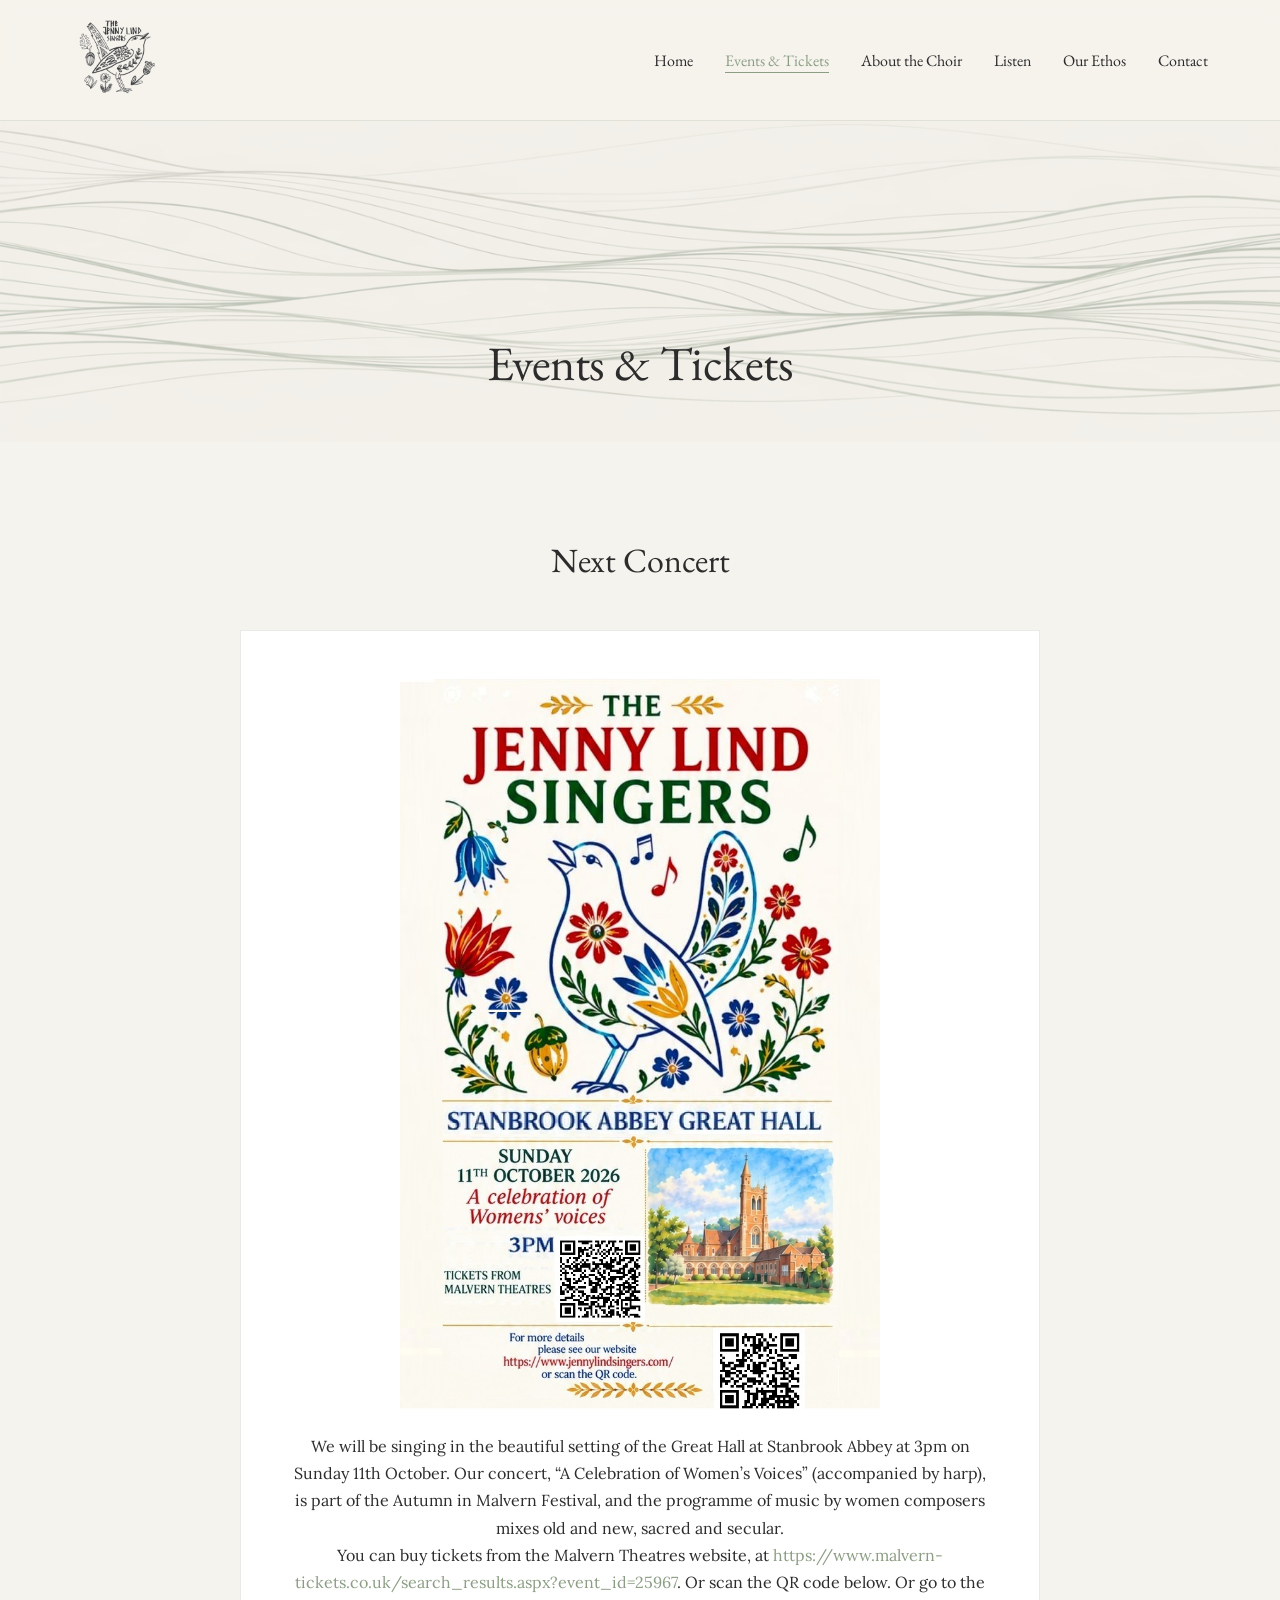
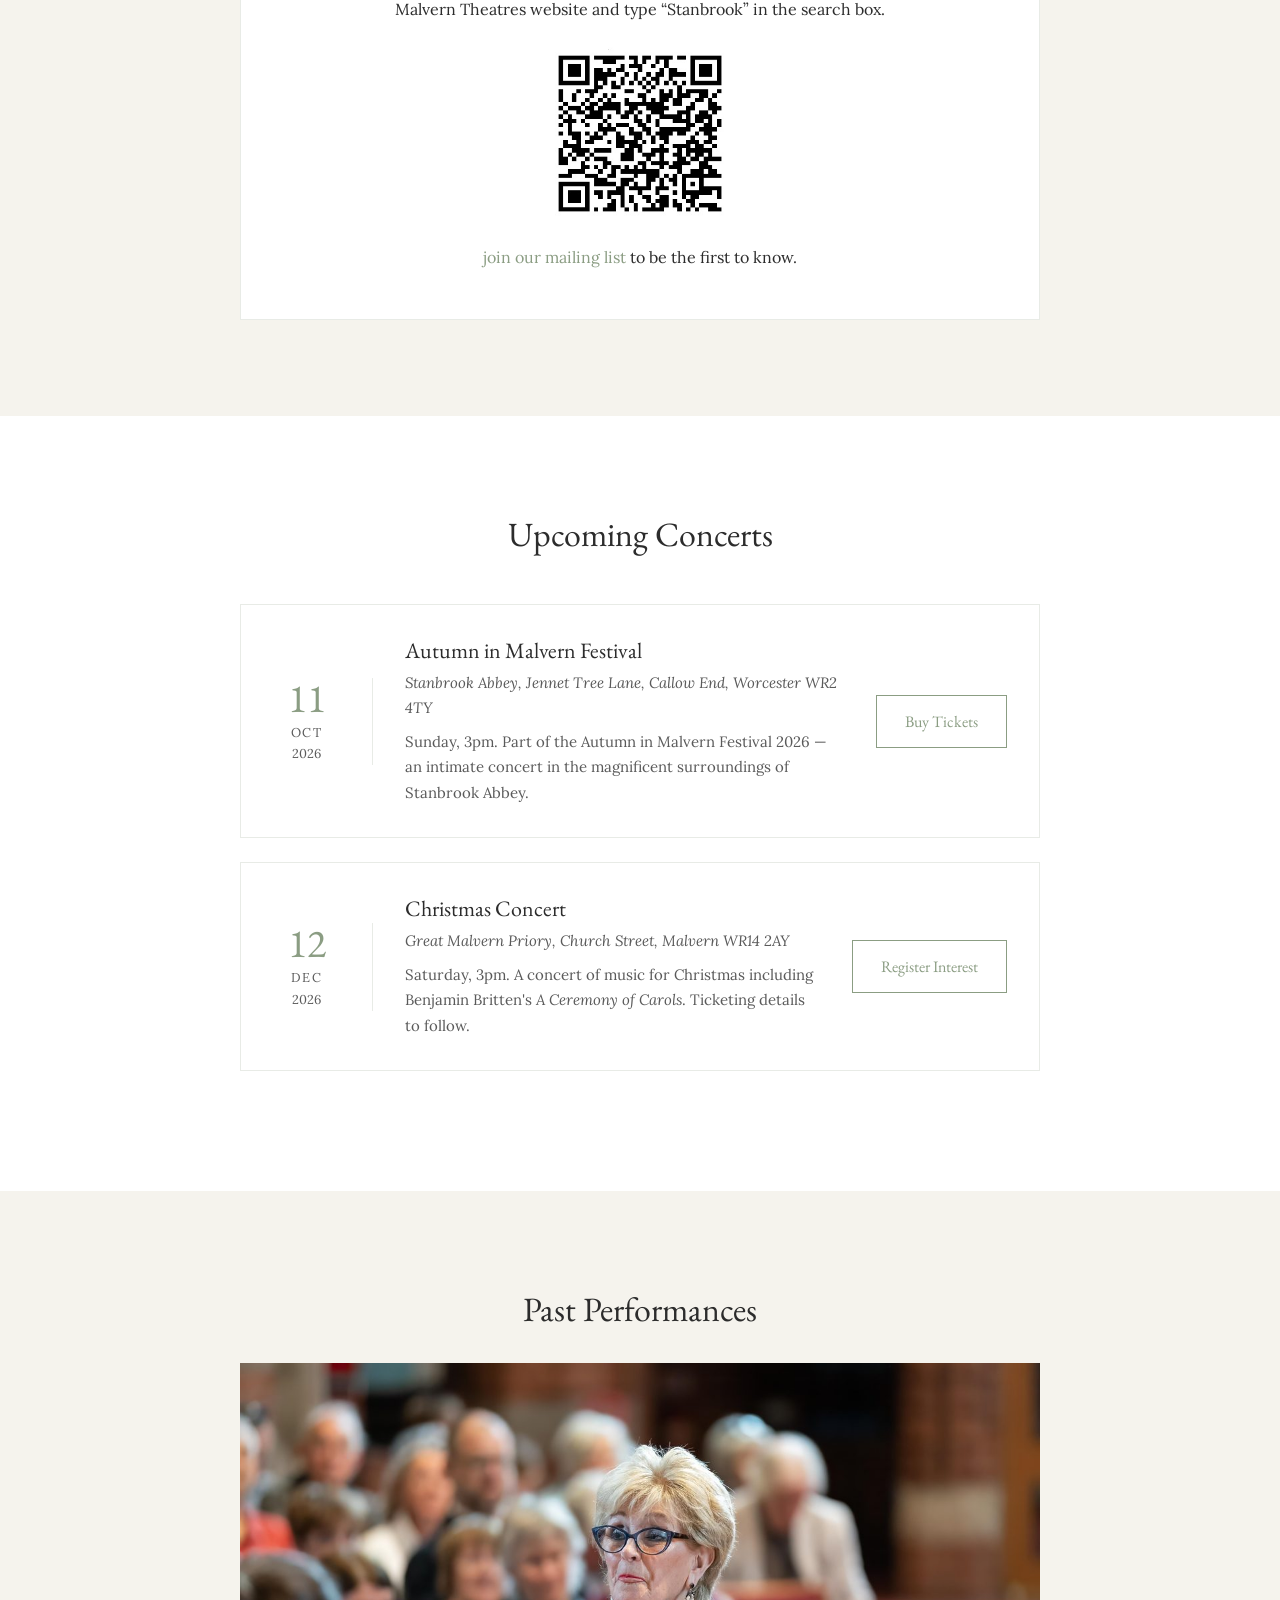
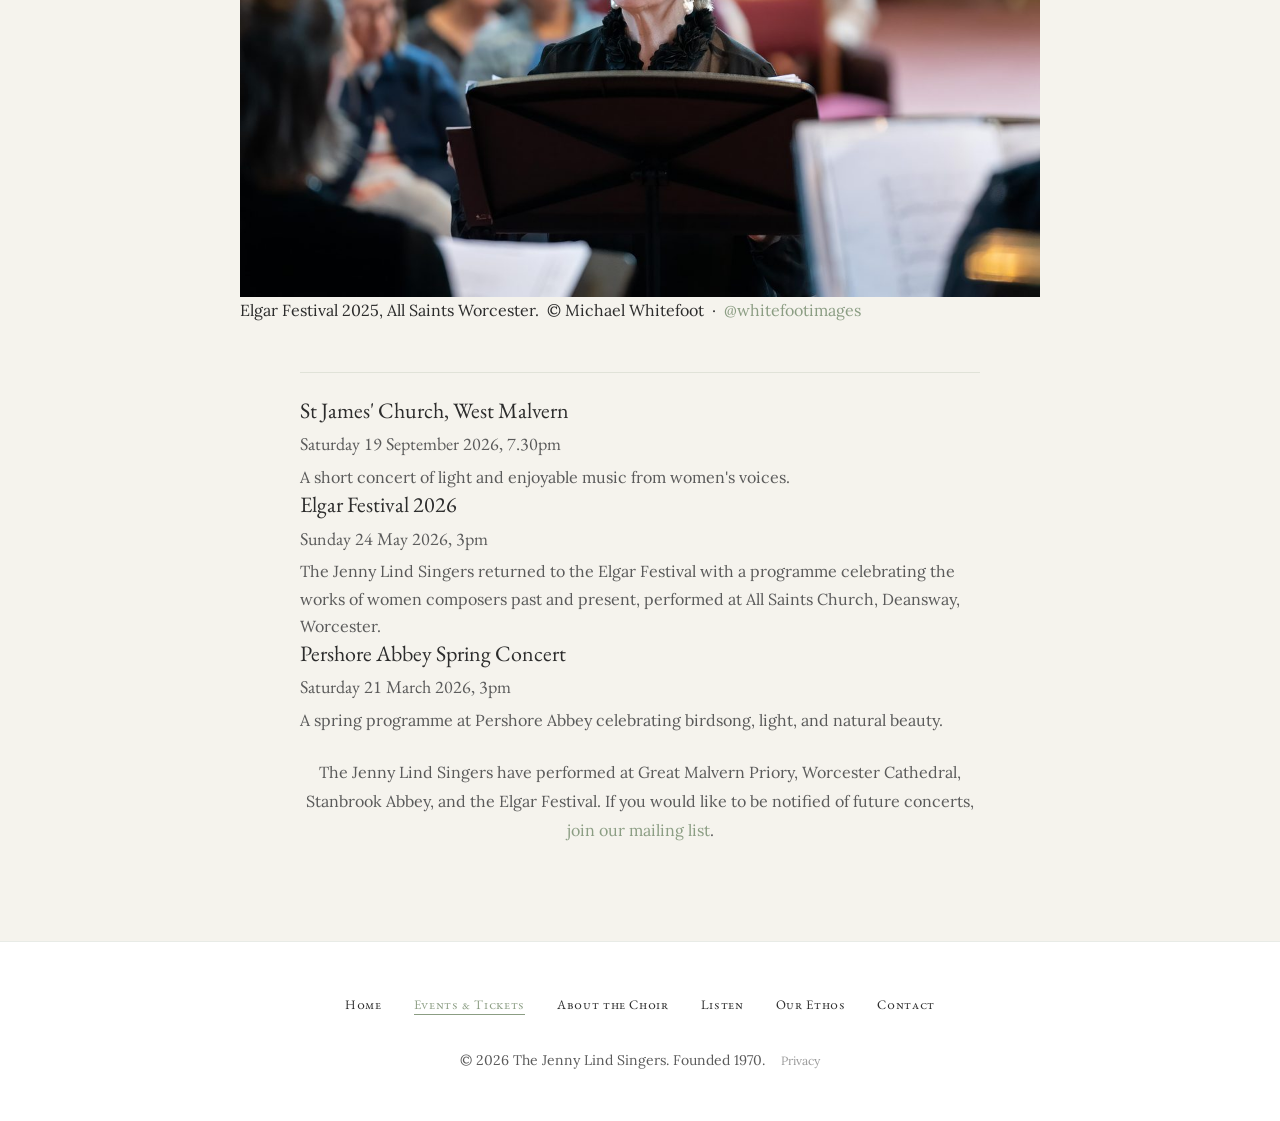
<file: events.html>
<!DOCTYPE html>
<html lang="en">
<head>
    <meta charset="UTF-8">
    <meta name="viewport" content="width=device-width, initial-scale=1.0">
    <title>Events &amp; Tickets — The Jenny Lind Singers</title>
    <meta name="description" content="Upcoming concerts by the Jenny Lind Singers — book tickets and see what's coming up.">
    <link rel="preconnect" href="https://fonts.googleapis.com">
    <link rel="preconnect" href="https://fonts.gstatic.com" crossorigin>
    <link href="https://fonts.googleapis.com/css2?family=EB+Garamond:ital,wght@0,400;0,500;0,600;1,400&family=Lora:ital,wght@0,400;0,500;1,400&display=swap" rel="stylesheet">
    <link rel="icon" type="image/svg+xml" href="favicon.svg">
    <link rel="stylesheet" href="styles.css">
</head>
<body>

    <header>
        <div class="header-content">
            <a href="index.html">
                <img src="JLS_logo.png" alt="The Jenny Lind Singers — Home" class="logo">
            </a>
            <nav aria-label="Main navigation">
                <ul>
                    <li><a href="index.html">Home</a></li>
                    <li><a href="events.html">Events &amp; Tickets</a></li>
                    <li><a href="about.html">About the Choir</a></li>
                    <li><a href="listen.html">Listen</a></li>
                    <li><a href="ethos.html">Our Ethos</a></li>
                    <li><a href="contact.html">Contact</a></li>
                </ul>
            </nav>
            <button class="nav-toggle" aria-label="Open navigation" aria-expanded="false">
                <span></span><span></span><span></span>
            </button>
        </div>
    </header>

    <div class="page-hero">
        <div class="page-hero-content">
            <h1>Events &amp; Tickets</h1>
        </div>
    </div>

    <main>

        <!-- Featured Next Concert -->
        <section id="next-concert">
            <div class="container">
                <h2 style="text-align: center; margin-bottom: 3rem;">Next Concert</h2>
                <div class="concert-card featured-concert event-stacked">
                    <img class="event-poster" src="extracted/autumn-in-malvern-2026-poster.jpg" alt="Poster for The Jenny Lind Singers concert, A Celebration of Women's Voices, at Stanbrook Abbey Great Hall, Sunday 11 October 2026, 3pm.">
                    <p>We will be singing in the beautiful setting of the Great Hall at Stanbrook Abbey at 3pm on Sunday 11th October. Our concert, “A Celebration of Women’s Voices” (accompanied by harp), is part of the Autumn in Malvern Festival, and the programme of music by women composers mixes old and new, sacred and secular.</p>
                    <p>You can buy tickets from the Malvern Theatres website, at <a href="https://www.malvern-tickets.co.uk/search_results.aspx?event_id=25967" target="_blank" rel="noopener">https://www.malvern-tickets.co.uk/search_results.aspx?event_id=25967</a>. Or scan the QR code below. Or go to the Malvern Theatres website and type “Stanbrook” in the search box.</p>
                    <img class="event-qr" src="extracted/autumn-in-malvern-2026-qr-code.jpg" alt="QR code linking to tickets for the Stanbrook Abbey concert on the Malvern Theatres website.">
                    <p><a href="index.html#mailing-list">join our mailing list</a> to be the first to know.</p>
                </div>
            </div>
        </section>

        <!-- Upcoming Concerts List -->
        <section style="background: white;">
            <div class="container">
                <h2 style="text-align: center; margin-bottom: 3rem;">Upcoming Concerts</h2>
                <div class="events-list">

                    <div class="event-card">
                        <div class="event-date">
                            <div class="event-date-num">11</div>
                            <div class="event-date-month">Oct</div>
                            <div class="event-date-year">2026</div>
                        </div>
                        <div class="event-details">
                            <h3>Autumn in Malvern Festival</h3>
                            <p class="event-venue">Stanbrook Abbey, Jennet Tree Lane, Callow End, Worcester WR2 4TY</p>
                            <p class="event-desc">Sunday, 3pm. Part of the Autumn in Malvern Festival 2026 — an intimate concert in the magnificent surroundings of Stanbrook Abbey.</p>
                        </div>
                        <div class="event-cta">
                            <a href="https://www.malvern-tickets.co.uk/search_results.aspx?event_id=25967" target="_blank" rel="noopener" class="btn-secondary">Buy Tickets</a>
                        </div>
                    </div>

                    <div class="event-card">
                        <div class="event-date">
                            <div class="event-date-num">12</div>
                            <div class="event-date-month">Dec</div>
                            <div class="event-date-year">2026</div>
                        </div>
                        <div class="event-details">
                            <h3>Christmas Concert</h3>
                            <p class="event-venue">Great Malvern Priory, Church Street, Malvern WR14 2AY</p>
                            <p class="event-desc">Saturday, 3pm. A concert of music for Christmas including Benjamin Britten's <em>A Ceremony of Carols</em>. Ticketing details to follow.</p>
                        </div>
                        <div class="event-cta">
                            <a href="contact.html" class="btn-secondary">Register Interest</a>
                        </div>
                    </div>

                </div>
            </div>
        </section>

        <!-- Past Performances -->
        <section>
            <div class="container">
                <h2 style="text-align: center; margin-bottom: 2rem;">Past Performances</h2>
                <figure class="past-photo">
                    <img src="photos/lynne-audience.jpg" alt="Lynne Lindner conducting at the Elgar Festival 2025, with a full house at All Saints Worcester. Photograph © Michael Whitefoot.">
                    <figcaption>Elgar Festival 2025, All Saints Worcester. &nbsp;© Michael Whitefoot &nbsp;·&nbsp; <span class="photo-handle">@whitefootimages</span></figcaption>
                </figure>
                <div class="past-performance-list">
                    <article class="past-performance-entry">
                        <h3>St James' Church, West Malvern</h3>
                        <p class="event-meta">Saturday 19 September 2026, 7.30pm</p>
                        <p>A short concert of light and enjoyable music from women's voices.</p>
                    </article>
                    <article class="past-performance-entry">
                        <h3>Elgar Festival 2026</h3>
                        <p class="event-meta">Sunday 24 May 2026, 3pm</p>
                        <p>The Jenny Lind Singers returned to the Elgar Festival with a programme celebrating the works of women composers past and present, performed at All Saints Church, Deansway, Worcester.</p>
                    </article>
                    <article class="past-performance-entry">
                        <h3>Pershore Abbey Spring Concert</h3>
                        <p class="event-meta">Saturday 21 March 2026, 3pm</p>
                        <p>A spring programme at Pershore Abbey celebrating birdsong, light, and natural beauty.</p>
                    </article>
                </div>
                <p class="past-performances" style="text-align: center;">The Jenny Lind Singers have performed at Great Malvern Priory, Worcester Cathedral, Stanbrook Abbey, and the Elgar Festival. If you would like to be notified of future concerts, <a href="index.html#mailing-list">join our mailing list</a>.</p>
            </div>
        </section>

    </main>

    <footer>
        <div class="footer-content">
            <nav class="footer-nav" aria-label="Footer navigation">
                <ul>
                    <li><a href="index.html">Home</a></li>
                    <li><a href="events.html">Events &amp; Tickets</a></li>
                    <li><a href="about.html">About the Choir</a></li>
                    <li><a href="listen.html">Listen</a></li>
                    <li><a href="ethos.html">Our Ethos</a></li>
                    <li><a href="contact.html">Contact</a></li>
                </ul>
            </nav>
            <p class="copyright">© 2026 The Jenny&nbsp;Lind Singers. Founded 1970. <a href="privacy.html" class="privacy-link">Privacy</a></p>
        </div>
    </footer>

    <script src="nav.js"></script>
</body>
</html>
</file>
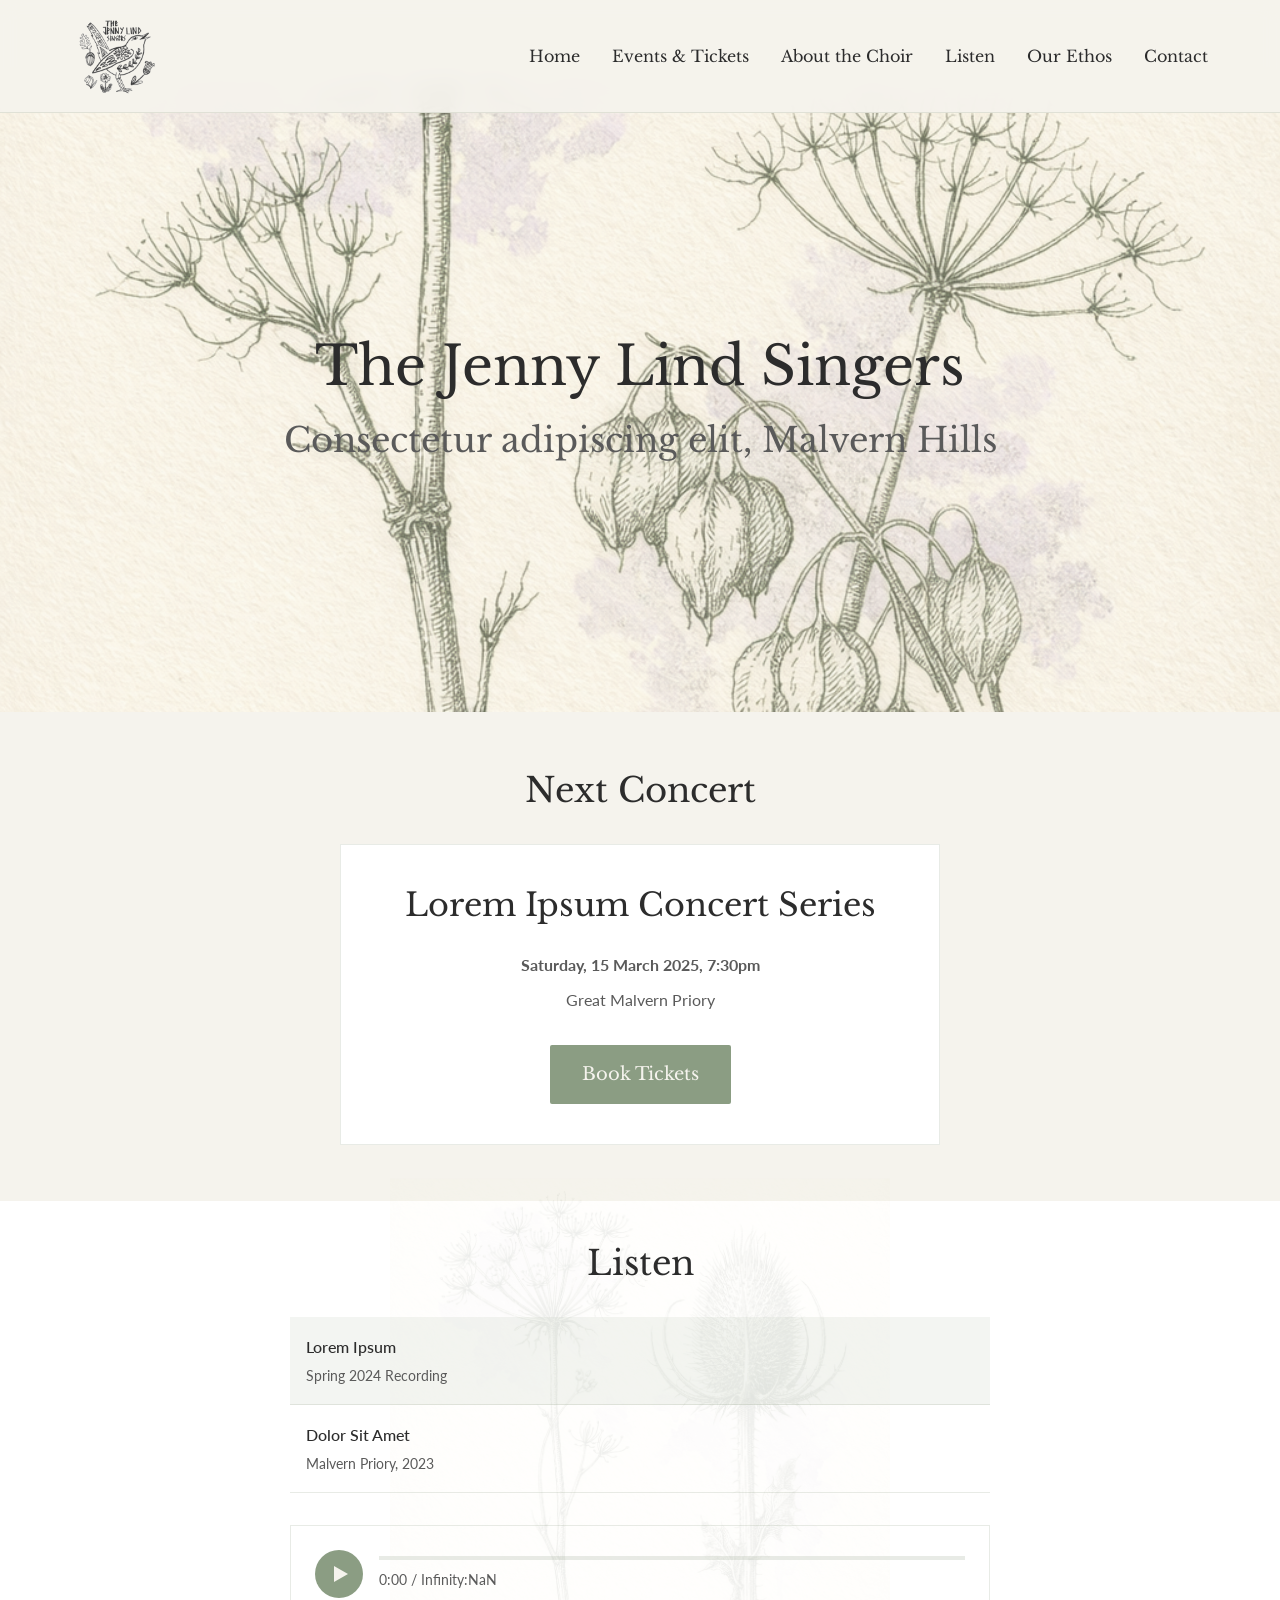
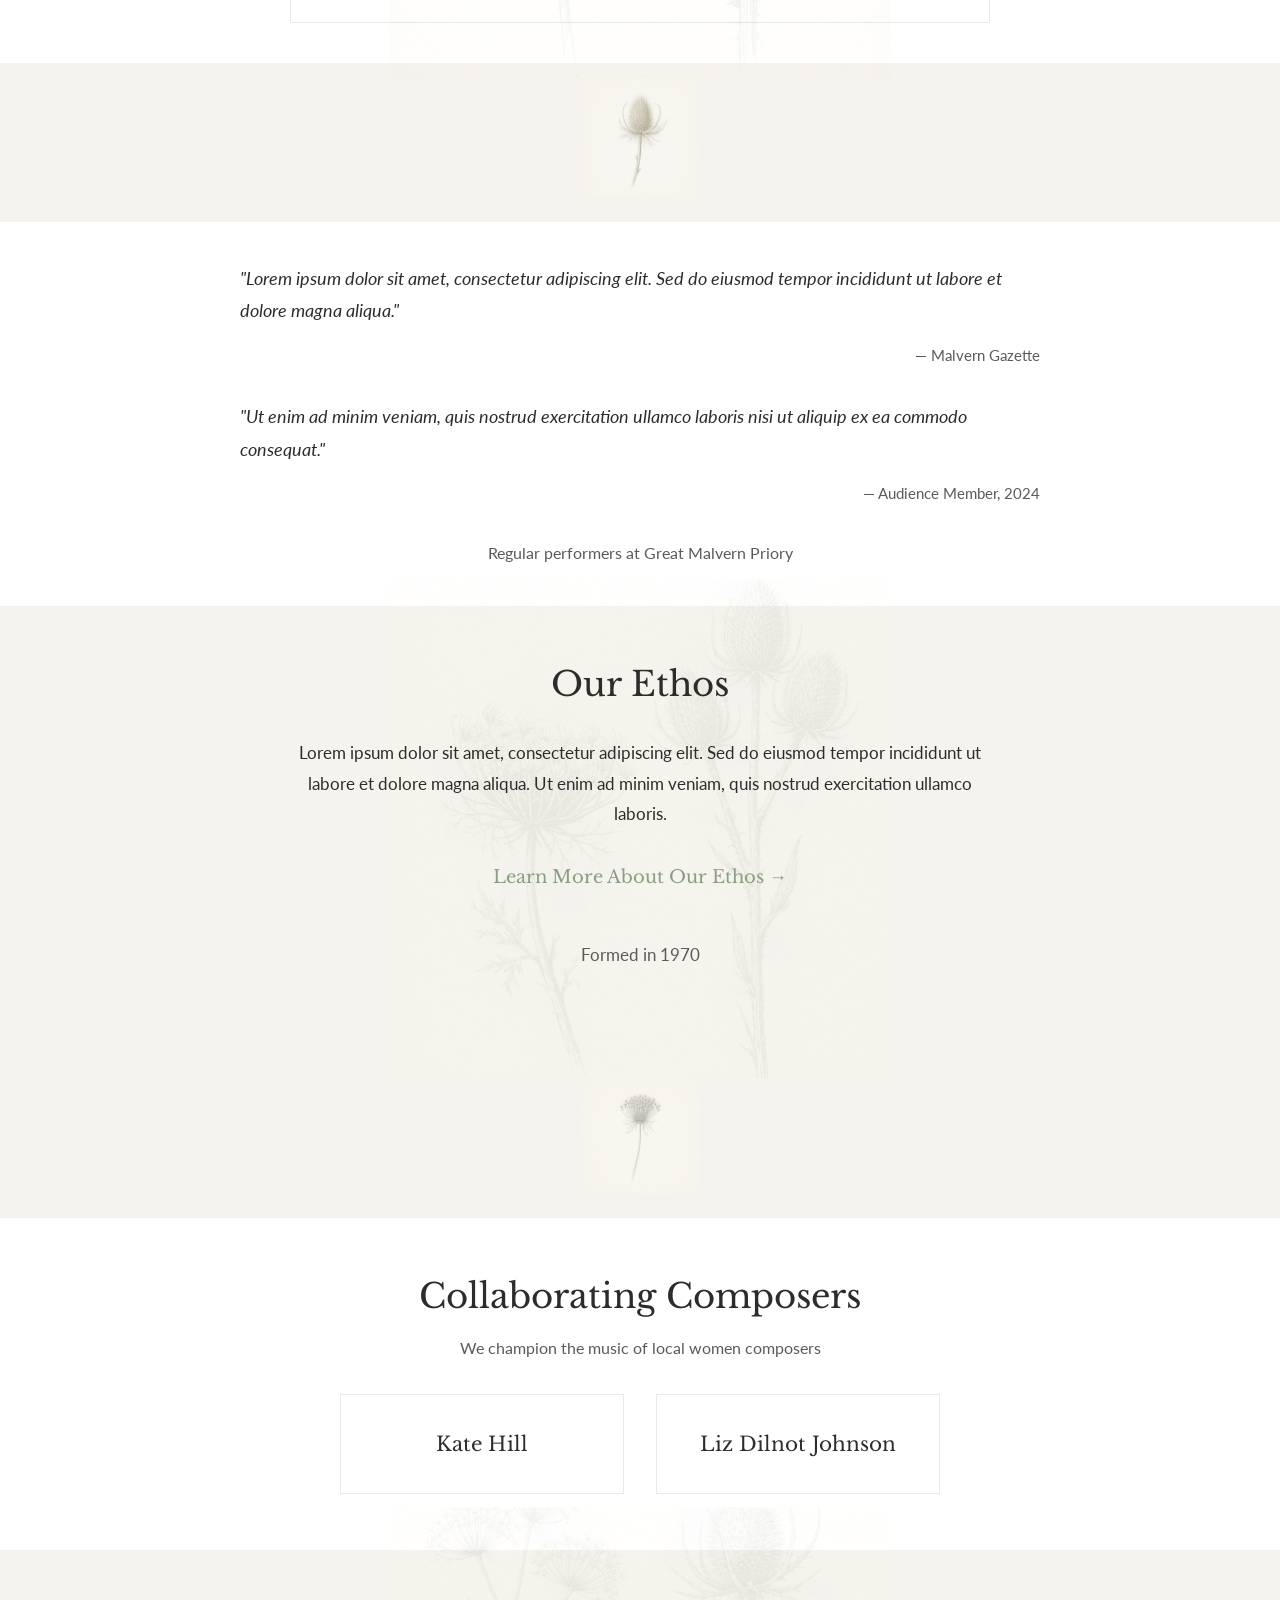
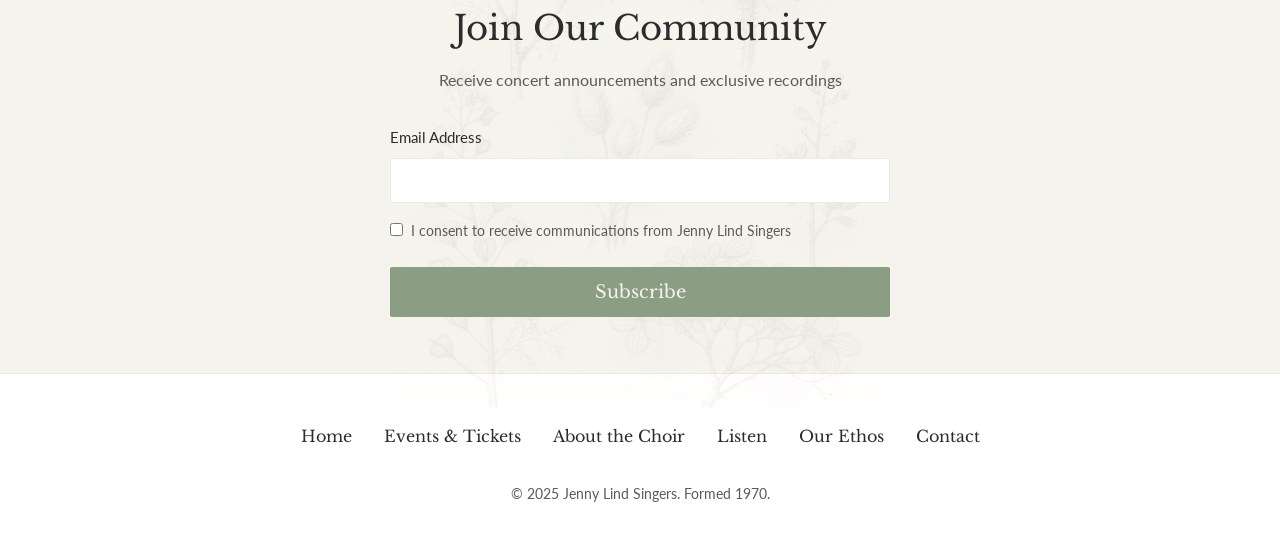
<file: index_botanical.html>
<!DOCTYPE html>
<html lang="en">
<head>
    <meta charset="UTF-8">
    <meta name="viewport" content="width=device-width, initial-scale=1.0">
    <title>The Jenny Lind Singers</title>

    <!-- Google Fonts -->
    <link rel="preconnect" href="https://fonts.googleapis.com">
    <link rel="preconnect" href="https://fonts.gstatic.com" crossorigin>
    <link href="https://fonts.googleapis.com/css2?family=Libre+Baskerville:wght@400;700&family=Lato:wght@400;700&display=swap" rel="stylesheet">

    <style>
        /* ===== CSS Variables ===== */
        :root {
            --sage-green: #8B9D83;
            --cream: #F5F3ED;
            --lavender: #D4C9DB;
            --text-dark: #2C2C2C;
            --text-light: #5A5A5A;
            --border-subtle: rgba(139, 157, 131, 0.2);
        }

        /* ===== Reset & Base Styles ===== */
        * {
            margin: 0;
            padding: 0;
            box-sizing: border-box;
        }

        html {
            scroll-behavior: smooth;
        }

        body {
            font-family: 'Lato', sans-serif;
            font-size: 16px;
            line-height: 1.7;
            color: var(--text-dark);
            background-color: var(--cream);
        }

        /* ===== Typography ===== */
        h1, h2, h3, h4, h5, h6 {
            font-family: 'Libre Baskerville', serif;
            font-weight: 400;
            line-height: 1.3;
        }

        h1 {
            font-size: 3.375rem; /* 54px */
        }

        h2 {
            font-size: 2.125rem; /* 34px */
        }

        h3 {
            font-size: 1.5rem; /* 24px */
        }

        a {
            color: var(--sage-green);
            text-decoration: none;
            transition: all 0.3s ease;
        }

        a:hover {
            text-decoration: underline;
        }

        /* ===== Header Navigation ===== */
        header {
            position: fixed;
            top: 0;
            left: 0;
            right: 0;
            background: rgba(245, 243, 237, 0.95);
            backdrop-filter: blur(10px);
            z-index: 1000;
            border-bottom: 1px solid var(--border-subtle);
        }

        .header-content {
            max-width: 1200px;
            margin: 0 auto;
            padding: 1rem 2rem;
            display: flex;
            justify-content: space-between;
            align-items: center;
        }

        .logo {
            max-height: 80px;
            width: auto;
        }

        nav ul {
            list-style: none;
            display: flex;
            gap: 2rem;
        }

        nav a {
            font-family: 'Libre Baskerville', serif;
            font-size: 1rem;
            color: var(--text-dark);
        }

        nav a:hover {
            color: var(--sage-green);
            text-decoration: none;
        }

        /* ===== Hero Section ===== */
        #hero {
            min-height: 70vh;
            height: 70vh;
            display: flex;
            flex-direction: column;
            justify-content: center;
            align-items: center;
            text-align: center;
            background-image: url('2botanic.png');
            background-size: cover;
            background-position: center;
            background-repeat: no-repeat;
            padding: 2rem;
            margin-top: 82px; /* Account for fixed header */
            position: relative;
        }

        #hero::before {
            content: '';
            position: absolute;
            top: 0;
            left: 0;
            right: 0;
            bottom: 0;
            background: rgba(245, 243, 237, 0.3);
        }

        .hero-content {
            position: relative;
            z-index: 1;
            max-width: 800px;
        }

        #hero h1 {
            margin-bottom: 1rem;
        }

        #hero h2 {
            font-weight: 300;
            color: var(--text-light);
        }

        /* ===== Container ===== */
        .container {
            max-width: 1200px;
            margin: 0 auto;
            padding: 0 2rem;
        }

        section {
            padding: 3.5rem 0;
            position: relative;
        }

        /* ===== Botanical Decorations ===== */
        .botanical-vignette {
            text-align: center;
            padding: 1rem 0;
            opacity: 0.4;
        }

        .botanical-vignette img {
            max-width: 120px;
            height: auto;
        }

        .margin-botanical {
            display: none;
        }

        .botanical-background {
            position: absolute;
            top: 50%;
            left: 50%;
            transform: translate(-50%, -50%);
            width: 70%;
            max-width: 500px;
            opacity: 0.08;
            pointer-events: none;
            z-index: 0;
        }

        .botanical-background img {
            width: 100%;
            height: auto;
        }

        /* ===== Next Concert Section ===== */
        #next-concert {
            text-align: center;
        }

        .concert-card {
            max-width: 600px;
            margin: 2rem auto 0;
            padding: 2.5rem;
            border: 1px solid var(--border-subtle);
            background: white;
        }

        .concert-card h3 {
            font-size: 2rem;
            margin-bottom: 1.5rem;
        }

        .concert-details {
            margin-bottom: 2rem;
            color: var(--text-light);
        }

        .concert-details p {
            margin: 0.5rem 0;
        }

        .btn-primary {
            display: inline-block;
            padding: 14px 32px;
            background-color: var(--sage-green);
            color: var(--cream);
            border: none;
            border-radius: 2px;
            font-family: 'Libre Baskerville', serif;
            font-size: 1.125rem;
            cursor: pointer;
            transition: background-color 0.3s ease;
            text-decoration: none;
        }

        .btn-primary:hover {
            background-color: #7a8c73;
            text-decoration: none;
        }

        /* ===== Audio Player Section ===== */
        #audio {
            background: white;
            padding: 2.5rem 0;
        }

        #audio h2 {
            text-align: center;
            margin-bottom: 2rem;
        }

        .audio-player {
            max-width: 700px;
            margin: 0 auto;
        }

        .track-list {
            margin-bottom: 2rem;
        }

        .track-item {
            padding: 1rem;
            border-bottom: 1px solid var(--border-subtle);
            cursor: pointer;
            transition: background-color 0.3s ease;
        }

        .track-item:hover {
            background-color: rgba(139, 157, 131, 0.05);
        }

        .track-item.active {
            background-color: rgba(139, 157, 131, 0.1);
        }

        .track-title {
            font-weight: 500;
            color: var(--text-dark);
        }

        .track-source {
            font-size: 0.875rem;
            color: var(--text-light);
            margin-top: 0.25rem;
        }

        .audio-controls {
            display: flex;
            align-items: center;
            gap: 1rem;
            padding: 1.5rem;
            border: 1px solid var(--border-subtle);
        }

        .play-btn {
            width: 48px;
            height: 48px;
            border-radius: 50%;
            background-color: var(--sage-green);
            border: none;
            cursor: pointer;
            display: flex;
            align-items: center;
            justify-content: center;
            flex-shrink: 0;
            transition: background-color 0.3s ease;
        }

        .play-btn:hover {
            background-color: #7a8c73;
        }

        .play-icon, .pause-icon {
            width: 0;
            height: 0;
            border-style: solid;
        }

        .play-icon {
            border-width: 8px 0 8px 14px;
            border-color: transparent transparent transparent var(--cream);
            margin-left: 3px;
        }

        .pause-icon {
            display: none;
            width: 14px;
            height: 16px;
            border-left: 4px solid var(--cream);
            border-right: 4px solid var(--cream);
        }

        .play-btn.playing .play-icon {
            display: none;
        }

        .play-btn.playing .pause-icon {
            display: block;
        }

        .progress-container {
            flex: 1;
            display: flex;
            flex-direction: column;
            gap: 0.5rem;
        }

        .progress-bar {
            width: 100%;
            height: 4px;
            background-color: var(--border-subtle);
            cursor: pointer;
            position: relative;
        }

        .progress-fill {
            height: 100%;
            background-color: var(--sage-green);
            width: 0%;
            transition: width 0.1s linear;
        }

        .time-display {
            font-size: 0.875rem;
            color: var(--text-light);
        }

        /* ===== Social Proof Section ===== */
        #reviews {
            background: white;
            padding: 2.5rem 0;
        }

        .reviews-container {
            max-width: 800px;
            margin: 0 auto;
        }

        .review {
            margin-bottom: 2rem;
        }

        .review:last-child {
            margin-bottom: 0;
        }

        .review-text {
            font-style: italic;
            font-size: 1.125rem;
            line-height: 1.8;
            margin-bottom: 1rem;
        }

        .review-attribution {
            text-align: right;
            color: var(--text-light);
            font-size: 0.9375rem;
        }

        .accolade {
            text-align: center;
            margin-top: 2rem;
            color: var(--text-light);
        }

        /* ===== Ethos Section ===== */
        #ethos {
            text-align: center;
        }

        .ethos-content {
            max-width: 700px;
            margin: 0 auto;
        }

        #ethos h2 {
            margin-bottom: 2rem;
        }

        #ethos p {
            margin-bottom: 2rem;
            font-size: 1.0625rem;
            line-height: 1.8;
        }

        .ethos-link {
            font-family: 'Libre Baskerville', serif;
            font-size: 1.125rem;
        }

        .history-note {
            margin-top: 3rem;
            font-size: 0.9375rem;
            color: var(--text-light);
        }

        /* ===== Composers Section ===== */
        #composers {
            background: white;
        }

        #composers h2 {
            text-align: center;
            margin-bottom: 1rem;
        }

        .composers-intro {
            text-align: center;
            color: var(--text-light);
            margin-bottom: 2rem;
        }

        .composers-list {
            max-width: 600px;
            margin: 0 auto;
            display: grid;
            grid-template-columns: 1fr 1fr;
            gap: 2rem;
        }

        .composer-link {
            text-align: center;
            padding: 2rem;
            border: 1px solid var(--border-subtle);
            transition: border-color 0.3s ease;
        }

        .composer-link:hover {
            border-color: var(--sage-green);
            text-decoration: none;
        }

        .composer-name {
            font-family: 'Libre Baskerville', serif;
            font-size: 1.25rem;
            color: var(--text-dark);
        }

        /* ===== Mailing List Section ===== */
        #mailing-list {
            text-align: center;
        }

        #mailing-list h2 {
            margin-bottom: 1rem;
        }

        .mailing-list-benefit {
            color: var(--text-light);
            margin-bottom: 2rem;
        }

        .mailing-form {
            max-width: 500px;
            margin: 0 auto;
        }

        .form-group {
            margin-bottom: 1rem;
            text-align: left;
        }

        .form-group label {
            display: block;
            margin-bottom: 0.5rem;
            font-size: 0.9375rem;
        }

        .form-group input[type="email"] {
            width: 100%;
            padding: 12px;
            border: 1px solid var(--border-subtle);
            border-radius: 2px;
            font-family: 'Lato', sans-serif;
            font-size: 1rem;
        }

        .form-group input[type="email"]:focus {
            outline: none;
            border-color: var(--sage-green);
        }

        .checkbox-group {
            display: flex;
            align-items: flex-start;
            gap: 0.5rem;
            margin-bottom: 1.5rem;
        }

        .checkbox-group input[type="checkbox"] {
            margin-top: 0.25rem;
            flex-shrink: 0;
        }

        .checkbox-group label {
            font-size: 0.875rem;
            color: var(--text-light);
        }

        .btn-submit {
            width: 100%;
        }

        /* ===== Footer ===== */
        footer {
            background: white;
            border-top: 1px solid var(--border-subtle);
            padding: 3rem 0;
        }

        .footer-content {
            max-width: 1200px;
            margin: 0 auto;
            padding: 0 2rem;
            text-align: center;
        }

        .footer-nav {
            margin-bottom: 2rem;
        }

        .footer-nav ul {
            list-style: none;
            display: flex;
            justify-content: center;
            gap: 2rem;
            flex-wrap: wrap;
        }

        .footer-nav a {
            font-family: 'Libre Baskerville', serif;
            color: var(--text-dark);
        }

        .copyright {
            color: var(--text-light);
            font-size: 0.875rem;
        }

        /* ===== Responsive Design ===== */
        @media (max-width: 768px) {
            h1 {
                font-size: 2.5rem;
            }

            h2 {
                font-size: 1.75rem;
            }

            .header-content {
                flex-direction: column;
                gap: 1rem;
            }

            nav ul {
                flex-wrap: wrap;
                justify-content: center;
                gap: 1rem;
            }

            section {
                padding: 2.5rem 0;
            }

            .concert-card {
                padding: 2rem;
            }

            .composers-list {
                grid-template-columns: 1fr;
            }

            .margin-botanical {
                display: none;
            }

            .botanical-vignette {
                padding: 0.5rem 0;
            }

            .botanical-vignette img {
                max-width: 70px;
            }

            .footer-nav ul {
                flex-direction: column;
                gap: 0.5rem;
            }
        }

        @media (max-width: 480px) {
            h1 {
                font-size: 2rem;
            }

            h2 {
                font-size: 1.5rem;
            }

            .container {
                padding: 0 1rem;
            }

            .concert-card {
                padding: 1.5rem;
            }

            section {
                padding: 2rem 0;
            }
        }

        /* ===== Focus States for Accessibility ===== */
        a:focus, button:focus, input:focus {
            outline: 2px solid var(--sage-green);
            outline-offset: 2px;
        }
    </style>
</head>
<body>
    <!-- Header Navigation -->
    <header>
        <div class="header-content">
            <img src="JLS_logo.png" alt="The Jenny Lind Singers" class="logo">
            <nav aria-label="Main navigation">
                <ul>
                    <li><a href="#hero">Home</a></li>
                    <li><a href="#next-concert">Events & Tickets</a></li>
                    <li><a href="#ethos">About the Choir</a></li>
                    <li><a href="#audio">Listen</a></li>
                    <li><a href="#ethos">Our Ethos</a></li>
                    <li><a href="#contact">Contact</a></li>
                </ul>
            </nav>
        </div>
    </header>

    <!-- Hero Section -->
    <section id="hero">
        <div class="hero-content">
            <h1>The Jenny Lind Singers</h1>
            <h2>Consectetur adipiscing elit, Malvern Hills</h2>
        </div>
    </section>

    <!-- Next Concert Section -->
    <section id="next-concert">
        <img src="tall1.png" alt="" class="margin-botanical left" style="top: 20%;">
        <div class="container">
            <h2>Next Concert</h2>
            <div class="concert-card">
                <h3>Lorem Ipsum Concert Series</h3>
                <div class="concert-details">
                    <p><strong>Saturday, 15 March 2025, 7:30pm</strong></p>
                    <p>Great Malvern Priory</p>
                </div>
                <a href="#" class="btn-primary">Book Tickets</a>
            </div>
        </div>
    </section>

    <!-- Audio Player Section -->
    <section id="audio">
        <div class="botanical-background">
            <img src="fade1.png" alt="">
        </div>
        <div class="container" style="position: relative; z-index: 1;">
            <h2>Listen</h2>
            <div class="audio-player">
                <div class="track-list">
                    <div class="track-item active" data-track="0">
                        <div class="track-title">Lorem Ipsum</div>
                        <div class="track-source">Spring 2024 Recording</div>
                    </div>
                    <div class="track-item" data-track="1">
                        <div class="track-title">Dolor Sit Amet</div>
                        <div class="track-source">Malvern Priory, 2023</div>
                    </div>
                </div>

                <div class="audio-controls">
                    <button class="play-btn" aria-label="Play">
                        <div class="play-icon"></div>
                        <div class="pause-icon"></div>
                    </button>
                    <div class="progress-container">
                        <div class="progress-bar" role="progressbar" aria-valuemin="0" aria-valuemax="100" aria-valuenow="0">
                            <div class="progress-fill"></div>
                        </div>
                        <div class="time-display">
                            <span class="current-time">0:00</span> / <span class="duration">0:00</span>
                        </div>
                    </div>
                </div>

                <audio id="audio-element">
                    <source src="[data-uri]" type="audio/wav">
                </audio>
            </div>
        </div>
    </section>

    <!-- Botanical Vignette Divider -->
    <div class="botanical-vignette">
        <img src="vign2.png" alt="">
    </div>

    <!-- Social Proof Section -->
    <section id="reviews">
        <img src="tall2.png" alt="" class="margin-botanical right" style="top: 30%;">
        <div class="container">
            <div class="reviews-container">
                <div class="review">
                    <p class="review-text">"Lorem ipsum dolor sit amet, consectetur adipiscing elit. Sed do eiusmod tempor incididunt ut labore et dolore magna aliqua."</p>
                    <p class="review-attribution">— Malvern Gazette</p>
                </div>

                <div class="review">
                    <p class="review-text">"Ut enim ad minim veniam, quis nostrud exercitation ullamco laboris nisi ut aliquip ex ea commodo consequat."</p>
                    <p class="review-attribution">— Audience Member, 2024</p>
                </div>

                <p class="accolade">Regular performers at Great Malvern Priory</p>
            </div>
        </div>
    </section>

    <!-- Ethos Section -->
    <section id="ethos">
        <div class="botanical-background">
            <img src="fade2.png" alt="">
        </div>
        <div class="container" style="position: relative; z-index: 1;">
            <div class="ethos-content">
                <h2>Our Ethos</h2>
                <p>Lorem ipsum dolor sit amet, consectetur adipiscing elit. Sed do eiusmod tempor incididunt ut labore et dolore magna aliqua. Ut enim ad minim veniam, quis nostrud exercitation ullamco laboris.</p>
                <a href="#" class="ethos-link">Learn More About Our Ethos →</a>
                <p class="history-note">Formed in 1970</p>
            </div>
        </div>
    </section>

    <!-- Botanical Vignette Divider -->
    <div class="botanical-vignette">
        <img src="vign3.png" alt="">
    </div>

    <!-- Composers Section -->
    <section id="composers">
        <img src="tall3.png" alt="" class="margin-botanical left" style="top: 40%;">
        <div class="container">
            <h2>Collaborating Composers</h2>
            <p class="composers-intro">We champion the music of local women composers</p>
            <div class="composers-list">
                <a href="https://katehillcomposer.com" target="_blank" rel="noopener" class="composer-link">
                    <div class="composer-name">Kate Hill</div>
                </a>
                <a href="http://www.lizdilnotjohnson.co.uk" target="_blank" rel="noopener" class="composer-link">
                    <div class="composer-name">Liz Dilnot Johnson</div>
                </a>
            </div>
        </div>
    </section>

    <!-- Mailing List Section -->
    <section id="mailing-list">
        <div class="botanical-background">
            <img src="sparse1.png" alt="">
        </div>
        <div class="container" style="position: relative; z-index: 1;">
            <h2>Join Our Community</h2>
            <p class="mailing-list-benefit">Receive concert announcements and exclusive recordings</p>
            <form class="mailing-form" action="#" method="post">
                <div class="form-group">
                    <label for="email">Email Address</label>
                    <input type="email" id="email" name="email" required>
                </div>

                <div class="checkbox-group">
                    <input type="checkbox" id="consent" name="consent" required>
                    <label for="consent">I consent to receive communications from Jenny Lind Singers</label>
                </div>

                <button type="submit" class="btn-primary btn-submit">Subscribe</button>
            </form>
        </div>
    </section>

    <!-- Footer -->
    <footer id="contact">
        <div class="footer-content">
            <nav class="footer-nav" aria-label="Footer navigation">
                <ul>
                    <li><a href="#hero">Home</a></li>
                    <li><a href="#next-concert">Events & Tickets</a></li>
                    <li><a href="#ethos">About the Choir</a></li>
                    <li><a href="#audio">Listen</a></li>
                    <li><a href="#ethos">Our Ethos</a></li>
                    <li><a href="#contact">Contact</a></li>
                </ul>
            </nav>
            <p class="copyright">© 2025 Jenny Lind Singers. Formed 1970.</p>
        </div>
    </footer>

    <!-- JavaScript for Audio Player -->
    <script>
        // Audio player functionality
        const audio = document.getElementById('audio-element');
        const playBtn = document.querySelector('.play-btn');
        const progressBar = document.querySelector('.progress-bar');
        const progressFill = document.querySelector('.progress-fill');
        const currentTimeSpan = document.querySelector('.current-time');
        const durationSpan = document.querySelector('.duration');
        const trackItems = document.querySelectorAll('.track-item');

        let currentTrack = 0;

        // Track data (placeholder - in production would link to actual audio files)
        const tracks = [
            {
                title: 'Lorem Ipsum',
                source: 'Spring 2024 Recording',
                url: '[data-uri]'
            },
            {
                title: 'Dolor Sit Amet',
                source: 'Malvern Priory, 2023',
                url: '[data-uri]'
            }
        ];

        // Play/Pause functionality
        playBtn.addEventListener('click', () => {
            if (audio.paused) {
                audio.play();
                playBtn.classList.add('playing');
            } else {
                audio.pause();
                playBtn.classList.remove('playing');
            }
        });

        // Keyboard support for play button
        playBtn.addEventListener('keydown', (e) => {
            if (e.key === ' ' || e.key === 'Enter') {
                e.preventDefault();
                playBtn.click();
            }
        });

        // Update progress bar
        audio.addEventListener('timeupdate', () => {
            if (audio.duration) {
                const progress = (audio.currentTime / audio.duration) * 100;
                progressFill.style.width = progress + '%';
                progressBar.setAttribute('aria-valuenow', progress);

                currentTimeSpan.textContent = formatTime(audio.currentTime);
            }
        });

        // Update duration when metadata loads
        audio.addEventListener('loadedmetadata', () => {
            durationSpan.textContent = formatTime(audio.duration);
        });

        // Click to seek
        progressBar.addEventListener('click', (e) => {
            const rect = progressBar.getBoundingClientRect();
            const percent = (e.clientX - rect.left) / rect.width;
            audio.currentTime = percent * audio.duration;
        });

        // Track selection
        trackItems.forEach((item, index) => {
            item.addEventListener('click', () => {
                loadTrack(index);
            });

            // Keyboard support
            item.addEventListener('keydown', (e) => {
                if (e.key === 'Enter' || e.key === ' ') {
                    e.preventDefault();
                    loadTrack(index);
                }
            });

            // Make track items keyboard accessible
            item.setAttribute('tabindex', '0');
            item.setAttribute('role', 'button');
        });

        // Load track function
        function loadTrack(index) {
            currentTrack = index;
            audio.src = tracks[index].url;

            // Update active state
            trackItems.forEach(item => item.classList.remove('active'));
            trackItems[index].classList.add('active');

            // Reset player state
            playBtn.classList.remove('playing');
            progressFill.style.width = '0%';
            currentTimeSpan.textContent = '0:00';
        }

        // Format time helper
        function formatTime(seconds) {
            if (isNaN(seconds)) return '0:00';

            const mins = Math.floor(seconds / 60);
            const secs = Math.floor(seconds % 60);
            return mins + ':' + (secs < 10 ? '0' : '') + secs;
        }

        // Reset play button when audio ends
        audio.addEventListener('ended', () => {
            playBtn.classList.remove('playing');
            progressFill.style.width = '0%';
            audio.currentTime = 0;
        });

        // Smooth scroll for navigation
        document.querySelectorAll('a[href^="#"]').forEach(anchor => {
            anchor.addEventListener('click', function (e) {
                const href = this.getAttribute('href');
                if (href !== '#') {
                    e.preventDefault();
                    const target = document.querySelector(href);
                    if (target) {
                        target.scrollIntoView({
                            behavior: 'smooth',
                            block: 'start'
                        });
                    }
                }
            });
        });
    </script>
</body>
</html>
</file>
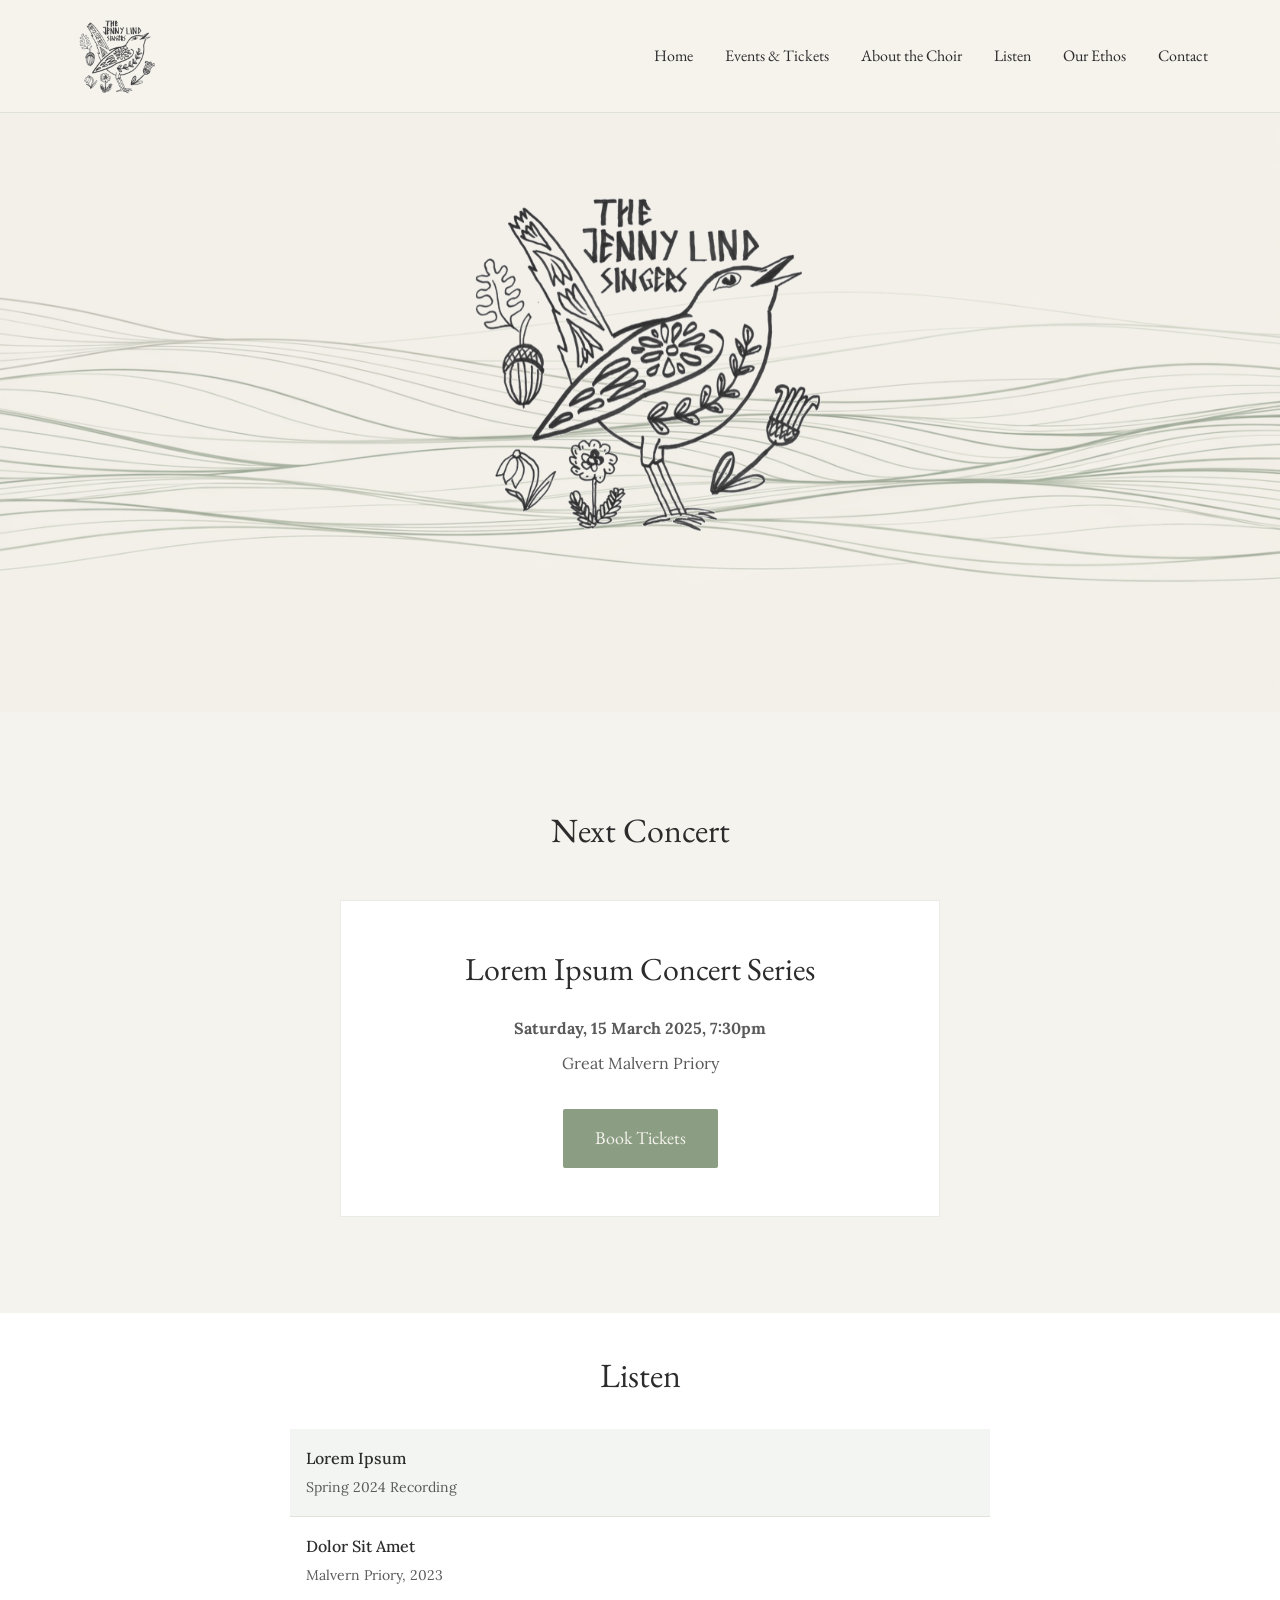
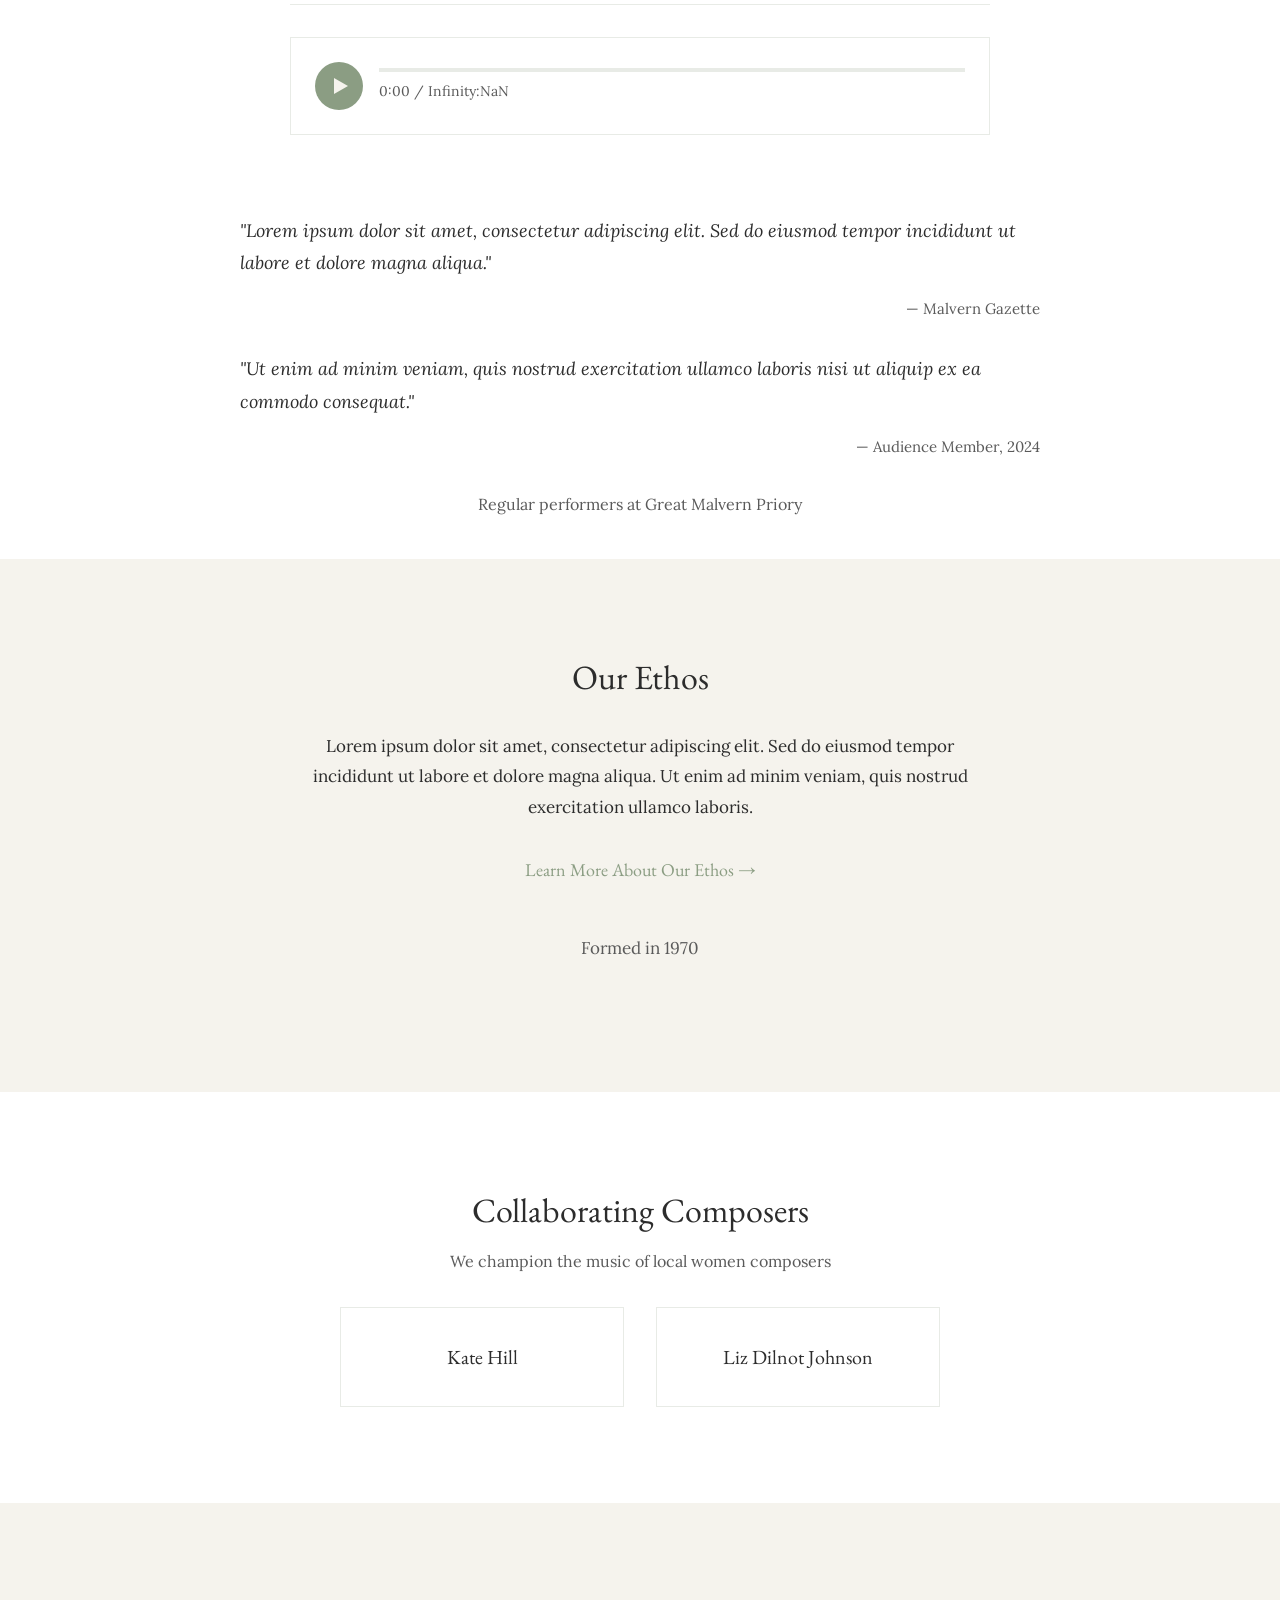
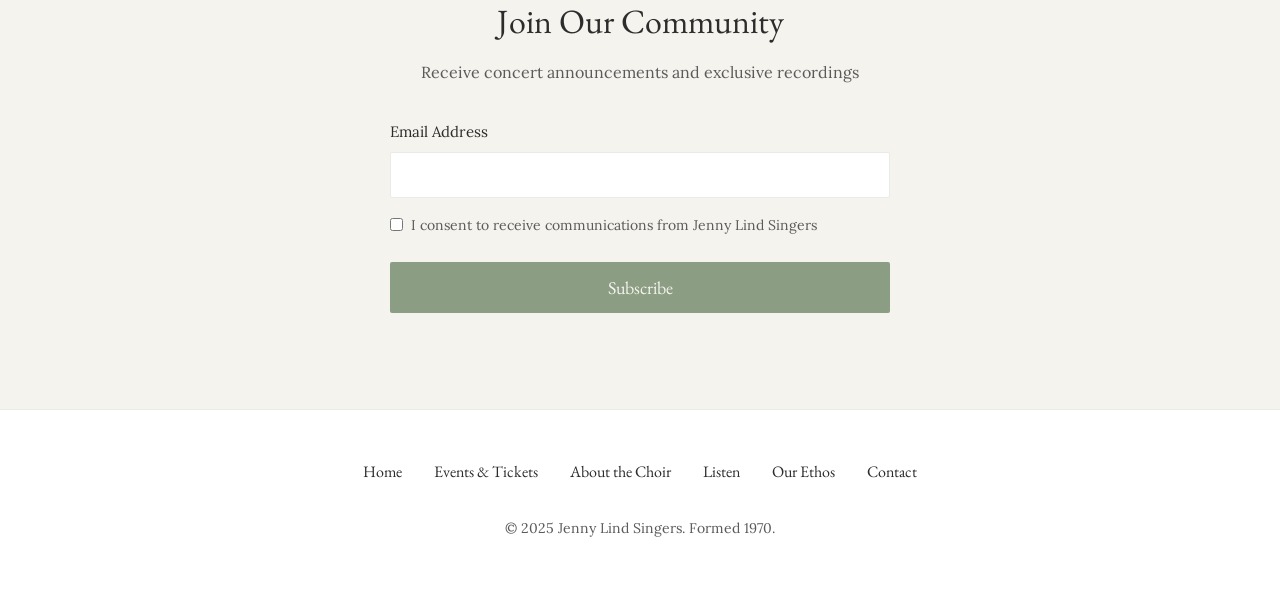
<file: index_nordic.html>
<!DOCTYPE html>
<html lang="en">
<head>
    <meta charset="UTF-8">
    <meta name="viewport" content="width=device-width, initial-scale=1.0">
    <title>The Jenny Lind Singers</title>

    <!-- Google Fonts -->
    <link rel="preconnect" href="https://fonts.googleapis.com">
    <link rel="preconnect" href="https://fonts.gstatic.com" crossorigin>
    <link href="https://fonts.googleapis.com/css2?family=EB+Garamond:wght@400;500;600&family=Lora:wght@400;500&display=swap" rel="stylesheet">

    <style>
        /* ===== CSS Variables ===== */
        :root {
            --sage-green: #8B9D83;
            --cream: #F5F3ED;
            --lavender: #D4C9DB;
            --text-dark: #2C2C2C;
            --text-light: #5A5A5A;
            --border-subtle: rgba(139, 157, 131, 0.2);
        }

        /* ===== Reset & Base Styles ===== */
        * {
            margin: 0;
            padding: 0;
            box-sizing: border-box;
        }

        html {
            scroll-behavior: smooth;
        }

        body {
            font-family: 'Lora', serif;
            font-size: 16px;
            line-height: 1.7;
            color: var(--text-dark);
            background-color: var(--cream);
        }

        /* ===== Typography ===== */
        h1, h2, h3, h4, h5, h6 {
            font-family: 'EB Garamond', serif;
            font-weight: 400;
            line-height: 1.3;
        }

        h1 {
            font-size: 3.375rem; /* 54px */
        }

        h2 {
            font-size: 2.125rem; /* 34px */
        }

        h3 {
            font-size: 1.5rem; /* 24px */
        }

        a {
            color: var(--sage-green);
            text-decoration: none;
            transition: all 0.3s ease;
        }

        a:hover {
            text-decoration: underline;
        }

        /* ===== Header Navigation ===== */
        header {
            position: fixed;
            top: 0;
            left: 0;
            right: 0;
            background: rgba(245, 243, 237, 0.95);
            backdrop-filter: blur(10px);
            z-index: 1000;
            border-bottom: 1px solid var(--border-subtle);
        }

        .header-content {
            max-width: 1200px;
            margin: 0 auto;
            padding: 1rem 2rem;
            display: flex;
            justify-content: space-between;
            align-items: center;
        }

        .logo {
            max-height: 80px;
            width: auto;
        }

        nav ul {
            list-style: none;
            display: flex;
            gap: 2rem;
        }

        nav a {
            font-family: 'EB Garamond', serif;
            font-size: 1rem;
            color: var(--text-dark);
        }

        nav a:hover {
            color: var(--sage-green);
            text-decoration: none;
        }

        /* ===== Hero Section ===== */
        #hero {
            min-height: 70vh;
            height: 70vh;
            display: flex;
            flex-direction: column;
            justify-content: flex-start;
            align-items: center;
            text-align: center;
            background-image: url('waves2.png');
            background-size: cover;
            background-position: center 10%;
            background-repeat: no-repeat;
            padding: 6rem 2rem 2rem;
            margin-top: 82px; /* Account for fixed header */
            position: relative;
        }

        #hero::before {
            content: '';
            position: absolute;
            top: 0;
            left: 0;
            right: 0;
            bottom: 0;
            background: rgba(245, 243, 237, 0.3);
        }

        .hero-content {
            position: relative;
            z-index: 1;
            max-width: 800px;
        }

        #hero h1 {
            margin-bottom: 1rem;
        }

        #hero h2 {
            font-weight: 300;
            color: var(--text-light);
        }

        .hero-logo {
            max-width: 400px;
            width: 100%;
            height: auto;
        }

        /* ===== Container ===== */
        .container {
            max-width: 1200px;
            margin: 0 auto;
            padding: 0 2rem;
        }

        section {
            padding: 6rem 0;
        }

        /* ===== Next Concert Section ===== */
        #next-concert {
            text-align: center;
        }

        .concert-card {
            max-width: 600px;
            margin: 3rem auto 0;
            padding: 3rem;
            border: 1px solid var(--border-subtle);
            background: white;
        }

        .concert-card h3 {
            font-size: 2rem;
            margin-bottom: 1.5rem;
        }

        .concert-details {
            margin-bottom: 2rem;
            color: var(--text-light);
        }

        .concert-details p {
            margin: 0.5rem 0;
        }

        .btn-primary {
            display: inline-block;
            padding: 14px 32px;
            background-color: var(--sage-green);
            color: var(--cream);
            border: none;
            border-radius: 2px;
            font-family: 'EB Garamond', serif;
            font-size: 1.125rem;
            cursor: pointer;
            transition: background-color 0.3s ease;
            text-decoration: none;
        }

        .btn-primary:hover {
            background-color: #7a8c73;
            text-decoration: none;
        }

        /* ===== Audio Player Section ===== */
        #audio {
            background: white;
            padding: 2.5rem 0;
        }

        #audio h2 {
            text-align: center;
            margin-bottom: 2rem;
        }

        .audio-player {
            max-width: 700px;
            margin: 0 auto;
        }

        .track-list {
            margin-bottom: 2rem;
        }

        .track-item {
            padding: 1rem;
            border-bottom: 1px solid var(--border-subtle);
            cursor: pointer;
            transition: background-color 0.3s ease;
        }

        .track-item:hover {
            background-color: rgba(139, 157, 131, 0.05);
        }

        .track-item.active {
            background-color: rgba(139, 157, 131, 0.1);
        }

        .track-title {
            font-weight: 500;
            color: var(--text-dark);
        }

        .track-source {
            font-size: 0.875rem;
            color: var(--text-light);
            margin-top: 0.25rem;
        }

        .audio-controls {
            display: flex;
            align-items: center;
            gap: 1rem;
            padding: 1.5rem;
            border: 1px solid var(--border-subtle);
        }

        .play-btn {
            width: 48px;
            height: 48px;
            border-radius: 50%;
            background-color: var(--sage-green);
            border: none;
            cursor: pointer;
            display: flex;
            align-items: center;
            justify-content: center;
            flex-shrink: 0;
            transition: background-color 0.3s ease;
        }

        .play-btn:hover {
            background-color: #7a8c73;
        }

        .play-icon, .pause-icon {
            width: 0;
            height: 0;
            border-style: solid;
        }

        .play-icon {
            border-width: 8px 0 8px 14px;
            border-color: transparent transparent transparent var(--cream);
            margin-left: 3px;
        }

        .pause-icon {
            display: none;
            width: 14px;
            height: 16px;
            border-left: 4px solid var(--cream);
            border-right: 4px solid var(--cream);
        }

        .play-btn.playing .play-icon {
            display: none;
        }

        .play-btn.playing .pause-icon {
            display: block;
        }

        .progress-container {
            flex: 1;
            display: flex;
            flex-direction: column;
            gap: 0.5rem;
        }

        .progress-bar {
            width: 100%;
            height: 4px;
            background-color: var(--border-subtle);
            cursor: pointer;
            position: relative;
        }

        .progress-fill {
            height: 100%;
            background-color: var(--sage-green);
            width: 0%;
            transition: width 0.1s linear;
        }

        .time-display {
            font-size: 0.875rem;
            color: var(--text-light);
        }

        /* ===== Social Proof Section ===== */
        #reviews {
            background: white;
            padding: 2.5rem 0;
        }

        .reviews-container {
            max-width: 800px;
            margin: 0 auto;
        }

        .review {
            margin-bottom: 2rem;
        }

        .review:last-child {
            margin-bottom: 0;
        }

        .review-text {
            font-style: italic;
            font-size: 1.125rem;
            line-height: 1.8;
            margin-bottom: 1rem;
        }

        .review-attribution {
            text-align: right;
            color: var(--text-light);
            font-size: 0.9375rem;
        }

        .accolade {
            text-align: center;
            margin-top: 2rem;
            color: var(--text-light);
        }

        /* ===== Ethos Section ===== */
        #ethos {
            text-align: center;
        }

        .ethos-content {
            max-width: 700px;
            margin: 0 auto;
        }

        #ethos h2 {
            margin-bottom: 2rem;
        }

        #ethos p {
            margin-bottom: 2rem;
            font-size: 1.0625rem;
            line-height: 1.8;
        }

        .ethos-link {
            font-family: 'EB Garamond', serif;
            font-size: 1.125rem;
        }

        .history-note {
            margin-top: 3rem;
            font-size: 0.9375rem;
            color: var(--text-light);
        }

        /* ===== Composers Section ===== */
        #composers {
            background: white;
        }

        #composers h2 {
            text-align: center;
            margin-bottom: 1rem;
        }

        .composers-intro {
            text-align: center;
            color: var(--text-light);
            margin-bottom: 2rem;
        }

        .composers-list {
            max-width: 600px;
            margin: 0 auto;
            display: grid;
            grid-template-columns: 1fr 1fr;
            gap: 2rem;
        }

        .composer-link {
            text-align: center;
            padding: 2rem;
            border: 1px solid var(--border-subtle);
            transition: border-color 0.3s ease;
        }

        .composer-link:hover {
            border-color: var(--sage-green);
            text-decoration: none;
        }

        .composer-name {
            font-family: 'EB Garamond', serif;
            font-size: 1.25rem;
            color: var(--text-dark);
        }

        /* ===== Mailing List Section ===== */
        #mailing-list {
            text-align: center;
        }

        #mailing-list h2 {
            margin-bottom: 1rem;
        }

        .mailing-list-benefit {
            color: var(--text-light);
            margin-bottom: 2rem;
        }

        .mailing-form {
            max-width: 500px;
            margin: 0 auto;
        }

        .form-group {
            margin-bottom: 1rem;
            text-align: left;
        }

        .form-group label {
            display: block;
            margin-bottom: 0.5rem;
            font-size: 0.9375rem;
        }

        .form-group input[type="email"] {
            width: 100%;
            padding: 12px;
            border: 1px solid var(--border-subtle);
            border-radius: 2px;
            font-family: 'Lora', serif;
            font-size: 1rem;
        }

        .form-group input[type="email"]:focus {
            outline: none;
            border-color: var(--sage-green);
        }

        .checkbox-group {
            display: flex;
            align-items: flex-start;
            gap: 0.5rem;
            margin-bottom: 1.5rem;
        }

        .checkbox-group input[type="checkbox"] {
            margin-top: 0.25rem;
            flex-shrink: 0;
        }

        .checkbox-group label {
            font-size: 0.875rem;
            color: var(--text-light);
        }

        .btn-submit {
            width: 100%;
        }

        /* ===== Footer ===== */
        footer {
            background: white;
            border-top: 1px solid var(--border-subtle);
            padding: 3rem 0;
        }

        .footer-content {
            max-width: 1200px;
            margin: 0 auto;
            padding: 0 2rem;
            text-align: center;
        }

        .footer-nav {
            margin-bottom: 2rem;
        }

        .footer-nav ul {
            list-style: none;
            display: flex;
            justify-content: center;
            gap: 2rem;
            flex-wrap: wrap;
        }

        .footer-nav a {
            font-family: 'EB Garamond', serif;
            color: var(--text-dark);
        }

        .copyright {
            color: var(--text-light);
            font-size: 0.875rem;
        }

        /* ===== Responsive Design ===== */
        @media (max-width: 768px) {
            h1 {
                font-size: 2.5rem;
            }

            h2 {
                font-size: 1.75rem;
            }

            .hero-logo {
                max-width: 300px;
            }

            .header-content {
                flex-direction: column;
                gap: 1rem;
            }

            nav ul {
                flex-wrap: wrap;
                justify-content: center;
                gap: 1rem;
            }

            section {
                padding: 4rem 0;
            }

            .concert-card {
                padding: 2rem;
            }

            .composers-list {
                grid-template-columns: 1fr;
            }

            .footer-nav ul {
                flex-direction: column;
                gap: 0.5rem;
            }
        }

        @media (max-width: 480px) {
            h1 {
                font-size: 2rem;
            }

            h2 {
                font-size: 1.5rem;
            }

            .hero-logo {
                max-width: 250px;
            }

            .container {
                padding: 0 1rem;
            }

            .concert-card {
                padding: 1.5rem;
            }

            section {
                padding: 3rem 0;
            }
        }

        /* ===== Focus States for Accessibility ===== */
        a:focus, button:focus, input:focus {
            outline: 2px solid var(--sage-green);
            outline-offset: 2px;
        }
    </style>
</head>
<body>
    <!-- Header Navigation -->
    <header>
        <div class="header-content">
            <img src="JLS_logo.png" alt="The Jenny Lind Singers" class="logo">
            <nav aria-label="Main navigation">
                <ul>
                    <li><a href="#hero">Home</a></li>
                    <li><a href="#next-concert">Events & Tickets</a></li>
                    <li><a href="#ethos">About the Choir</a></li>
                    <li><a href="#audio">Listen</a></li>
                    <li><a href="#ethos">Our Ethos</a></li>
                    <li><a href="#contact">Contact</a></li>
                </ul>
            </nav>
        </div>
    </header>

    <!-- Hero Section -->
    <section id="hero">
        <div class="hero-content">
            <img src="JLS_logo.png" alt="The Jenny Lind Singers" class="hero-logo">
        </div>
    </section>

    <!-- Next Concert Section -->
    <section id="next-concert">
        <div class="container">
            <h2>Next Concert</h2>
            <div class="concert-card">
                <h3>Lorem Ipsum Concert Series</h3>
                <div class="concert-details">
                    <p><strong>Saturday, 15 March 2025, 7:30pm</strong></p>
                    <p>Great Malvern Priory</p>
                </div>
                <a href="#" class="btn-primary">Book Tickets</a>
            </div>
        </div>
    </section>

    <!-- Audio Player Section -->
    <section id="audio">
        <div class="container">
            <h2>Listen</h2>
            <div class="audio-player">
                <div class="track-list">
                    <div class="track-item active" data-track="0">
                        <div class="track-title">Lorem Ipsum</div>
                        <div class="track-source">Spring 2024 Recording</div>
                    </div>
                    <div class="track-item" data-track="1">
                        <div class="track-title">Dolor Sit Amet</div>
                        <div class="track-source">Malvern Priory, 2023</div>
                    </div>
                </div>

                <div class="audio-controls">
                    <button class="play-btn" aria-label="Play">
                        <div class="play-icon"></div>
                        <div class="pause-icon"></div>
                    </button>
                    <div class="progress-container">
                        <div class="progress-bar" role="progressbar" aria-valuemin="0" aria-valuemax="100" aria-valuenow="0">
                            <div class="progress-fill"></div>
                        </div>
                        <div class="time-display">
                            <span class="current-time">0:00</span> / <span class="duration">0:00</span>
                        </div>
                    </div>
                </div>

                <audio id="audio-element">
                    <source src="[data-uri]" type="audio/wav">
                </audio>
            </div>
        </div>
    </section>

    <!-- Social Proof Section -->
    <section id="reviews">
        <div class="container">
            <div class="reviews-container">
                <div class="review">
                    <p class="review-text">"Lorem ipsum dolor sit amet, consectetur adipiscing elit. Sed do eiusmod tempor incididunt ut labore et dolore magna aliqua."</p>
                    <p class="review-attribution">— Malvern Gazette</p>
                </div>

                <div class="review">
                    <p class="review-text">"Ut enim ad minim veniam, quis nostrud exercitation ullamco laboris nisi ut aliquip ex ea commodo consequat."</p>
                    <p class="review-attribution">— Audience Member, 2024</p>
                </div>

                <p class="accolade">Regular performers at Great Malvern Priory</p>
            </div>
        </div>
    </section>

    <!-- Ethos Section -->
    <section id="ethos">
        <div class="container">
            <div class="ethos-content">
                <h2>Our Ethos</h2>
                <p>Lorem ipsum dolor sit amet, consectetur adipiscing elit. Sed do eiusmod tempor incididunt ut labore et dolore magna aliqua. Ut enim ad minim veniam, quis nostrud exercitation ullamco laboris.</p>
                <a href="#" class="ethos-link">Learn More About Our Ethos →</a>
                <p class="history-note">Formed in 1970</p>
            </div>
        </div>
    </section>

    <!-- Composers Section -->
    <section id="composers">
        <div class="container">
            <h2>Collaborating Composers</h2>
            <p class="composers-intro">We champion the music of local women composers</p>
            <div class="composers-list">
                <a href="https://katehillcomposer.com" target="_blank" rel="noopener" class="composer-link">
                    <div class="composer-name">Kate Hill</div>
                </a>
                <a href="http://www.lizdilnotjohnson.co.uk" target="_blank" rel="noopener" class="composer-link">
                    <div class="composer-name">Liz Dilnot Johnson</div>
                </a>
            </div>
        </div>
    </section>

    <!-- Mailing List Section -->
    <section id="mailing-list">
        <div class="container">
            <h2>Join Our Community</h2>
            <p class="mailing-list-benefit">Receive concert announcements and exclusive recordings</p>
            <form class="mailing-form" action="#" method="post">
                <div class="form-group">
                    <label for="email">Email Address</label>
                    <input type="email" id="email" name="email" required>
                </div>

                <div class="checkbox-group">
                    <input type="checkbox" id="consent" name="consent" required>
                    <label for="consent">I consent to receive communications from Jenny Lind Singers</label>
                </div>

                <button type="submit" class="btn-primary btn-submit">Subscribe</button>
            </form>
        </div>
    </section>

    <!-- Footer -->
    <footer id="contact">
        <div class="footer-content">
            <nav class="footer-nav" aria-label="Footer navigation">
                <ul>
                    <li><a href="#hero">Home</a></li>
                    <li><a href="#next-concert">Events & Tickets</a></li>
                    <li><a href="#ethos">About the Choir</a></li>
                    <li><a href="#audio">Listen</a></li>
                    <li><a href="#ethos">Our Ethos</a></li>
                    <li><a href="#contact">Contact</a></li>
                </ul>
            </nav>
            <p class="copyright">© 2025 Jenny Lind Singers. Formed 1970.</p>
        </div>
    </footer>

    <!-- JavaScript for Audio Player -->
    <script>
        // Audio player functionality
        const audio = document.getElementById('audio-element');
        const playBtn = document.querySelector('.play-btn');
        const progressBar = document.querySelector('.progress-bar');
        const progressFill = document.querySelector('.progress-fill');
        const currentTimeSpan = document.querySelector('.current-time');
        const durationSpan = document.querySelector('.duration');
        const trackItems = document.querySelectorAll('.track-item');

        let currentTrack = 0;

        // Track data (placeholder - in production would link to actual audio files)
        const tracks = [
            {
                title: 'Lorem Ipsum',
                source: 'Spring 2024 Recording',
                url: '[data-uri]'
            },
            {
                title: 'Dolor Sit Amet',
                source: 'Malvern Priory, 2023',
                url: '[data-uri]'
            }
        ];

        // Play/Pause functionality
        playBtn.addEventListener('click', () => {
            if (audio.paused) {
                audio.play();
                playBtn.classList.add('playing');
            } else {
                audio.pause();
                playBtn.classList.remove('playing');
            }
        });

        // Keyboard support for play button
        playBtn.addEventListener('keydown', (e) => {
            if (e.key === ' ' || e.key === 'Enter') {
                e.preventDefault();
                playBtn.click();
            }
        });

        // Update progress bar
        audio.addEventListener('timeupdate', () => {
            if (audio.duration) {
                const progress = (audio.currentTime / audio.duration) * 100;
                progressFill.style.width = progress + '%';
                progressBar.setAttribute('aria-valuenow', progress);

                currentTimeSpan.textContent = formatTime(audio.currentTime);
            }
        });

        // Update duration when metadata loads
        audio.addEventListener('loadedmetadata', () => {
            durationSpan.textContent = formatTime(audio.duration);
        });

        // Click to seek
        progressBar.addEventListener('click', (e) => {
            const rect = progressBar.getBoundingClientRect();
            const percent = (e.clientX - rect.left) / rect.width;
            audio.currentTime = percent * audio.duration;
        });

        // Track selection
        trackItems.forEach((item, index) => {
            item.addEventListener('click', () => {
                loadTrack(index);
            });

            // Keyboard support
            item.addEventListener('keydown', (e) => {
                if (e.key === 'Enter' || e.key === ' ') {
                    e.preventDefault();
                    loadTrack(index);
                }
            });

            // Make track items keyboard accessible
            item.setAttribute('tabindex', '0');
            item.setAttribute('role', 'button');
        });

        // Load track function
        function loadTrack(index) {
            currentTrack = index;
            audio.src = tracks[index].url;

            // Update active state
            trackItems.forEach(item => item.classList.remove('active'));
            trackItems[index].classList.add('active');

            // Reset player state
            playBtn.classList.remove('playing');
            progressFill.style.width = '0%';
            currentTimeSpan.textContent = '0:00';
        }

        // Format time helper
        function formatTime(seconds) {
            if (isNaN(seconds)) return '0:00';

            const mins = Math.floor(seconds / 60);
            const secs = Math.floor(seconds % 60);
            return mins + ':' + (secs < 10 ? '0' : '') + secs;
        }

        // Reset play button when audio ends
        audio.addEventListener('ended', () => {
            playBtn.classList.remove('playing');
            progressFill.style.width = '0%';
            audio.currentTime = 0;
        });

        // Smooth scroll for navigation
        document.querySelectorAll('a[href^="#"]').forEach(anchor => {
            anchor.addEventListener('click', function (e) {
                const href = this.getAttribute('href');
                if (href !== '#') {
                    e.preventDefault();
                    const target = document.querySelector(href);
                    if (target) {
                        target.scrollIntoView({
                            behavior: 'smooth',
                            block: 'start'
                        });
                    }
                }
            });
        });
    </script>
</body>
</html>
</file>
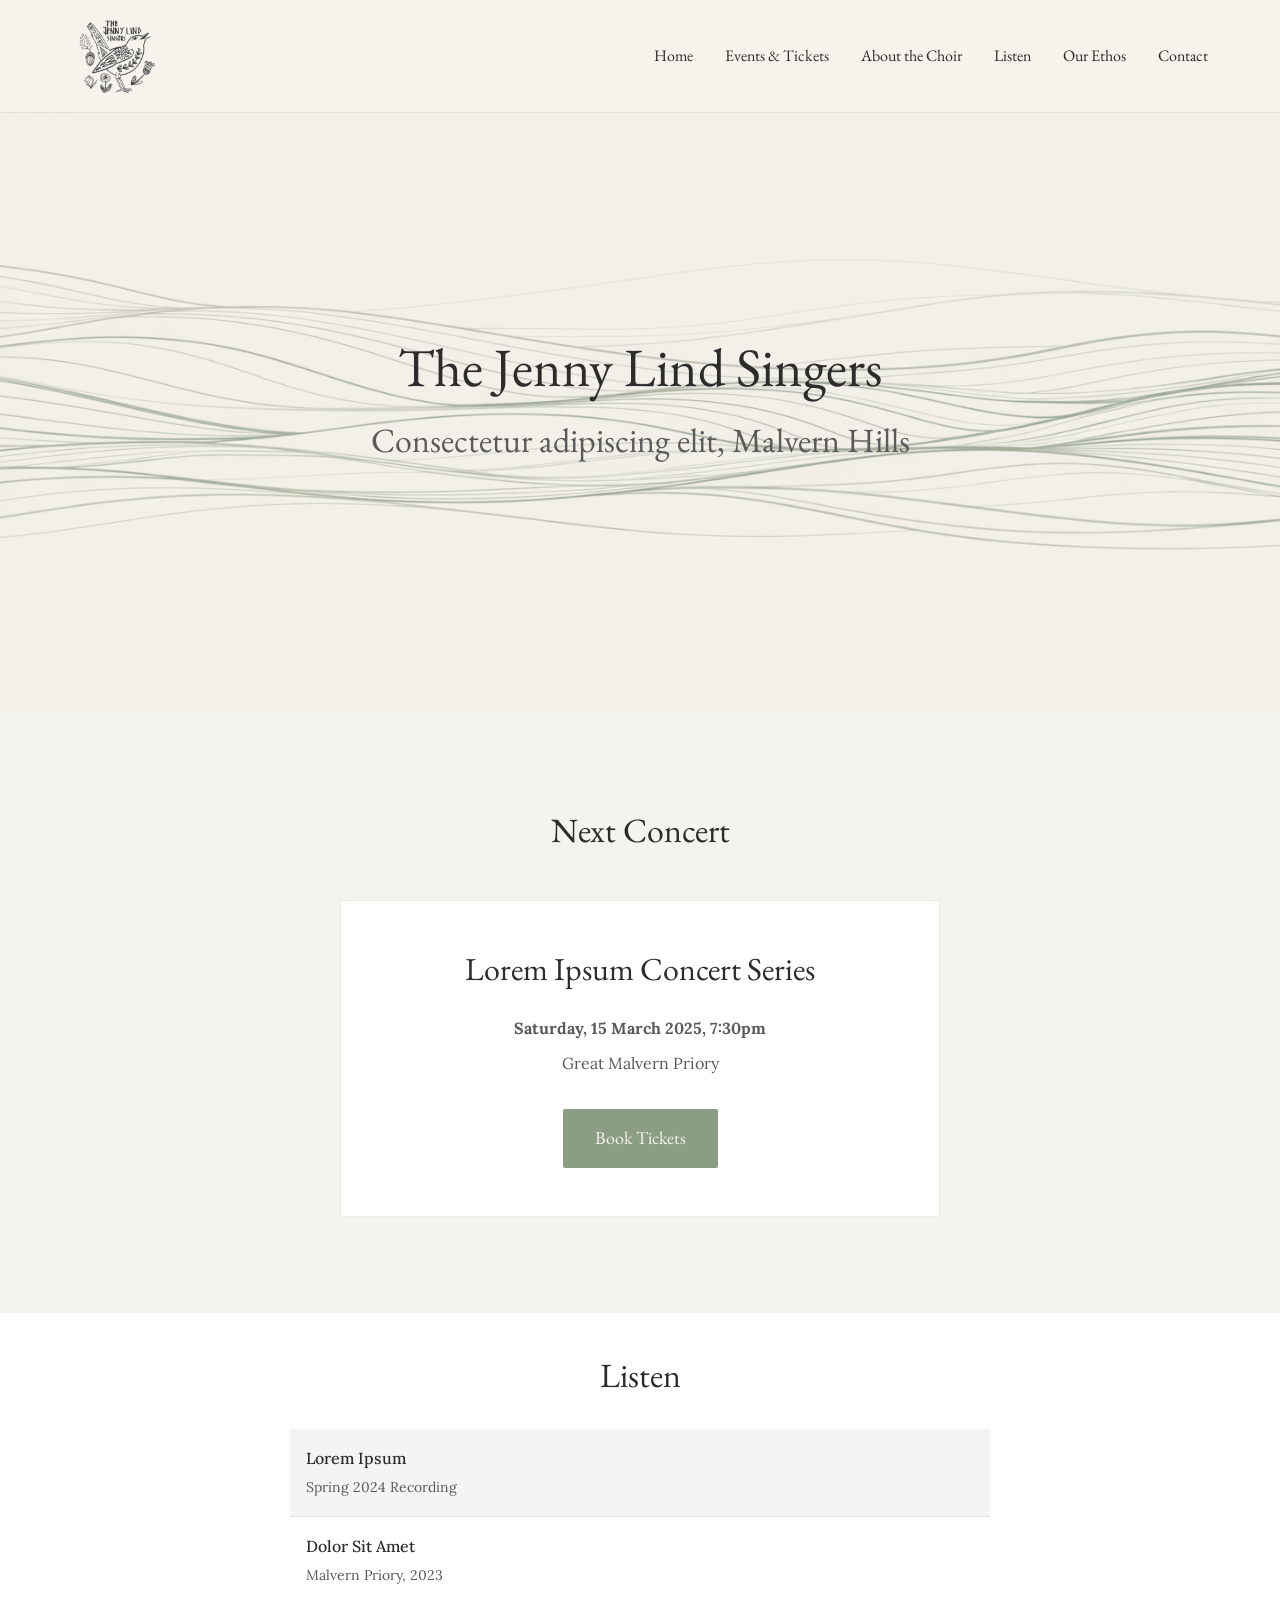
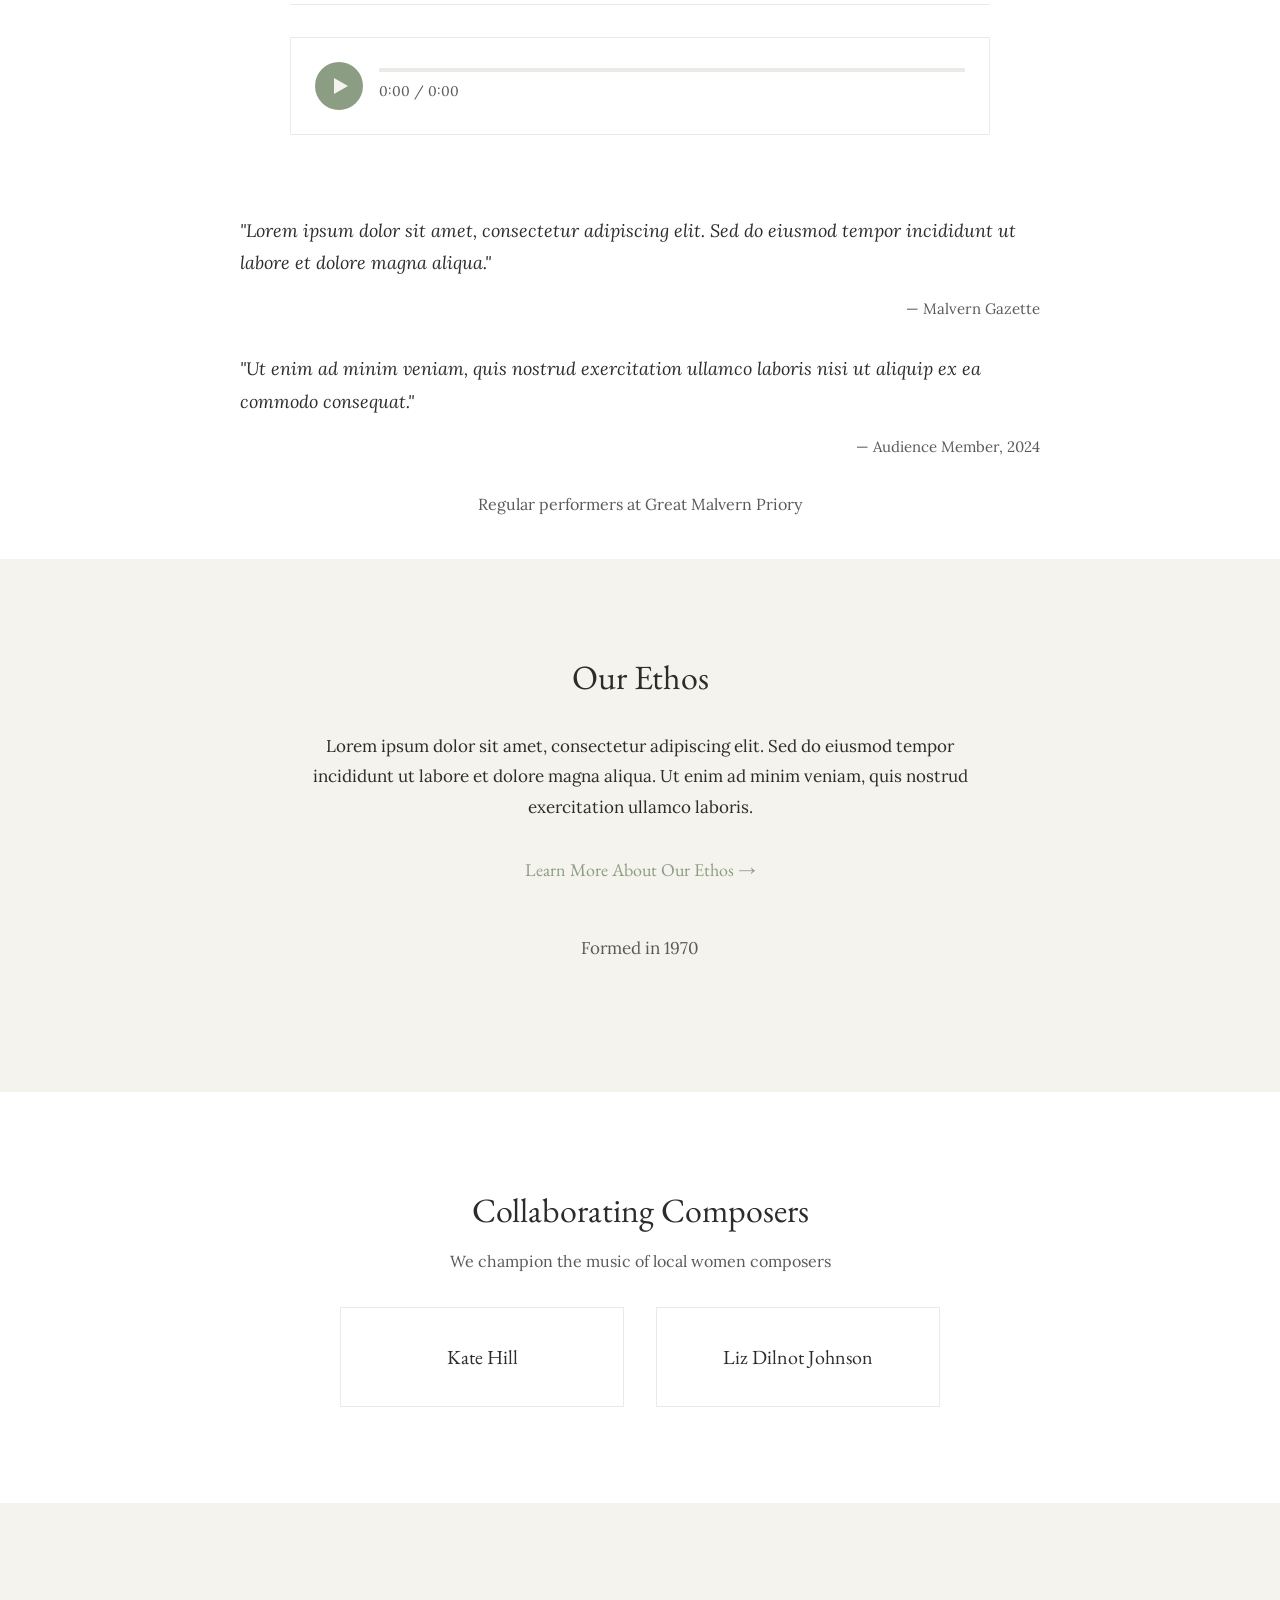
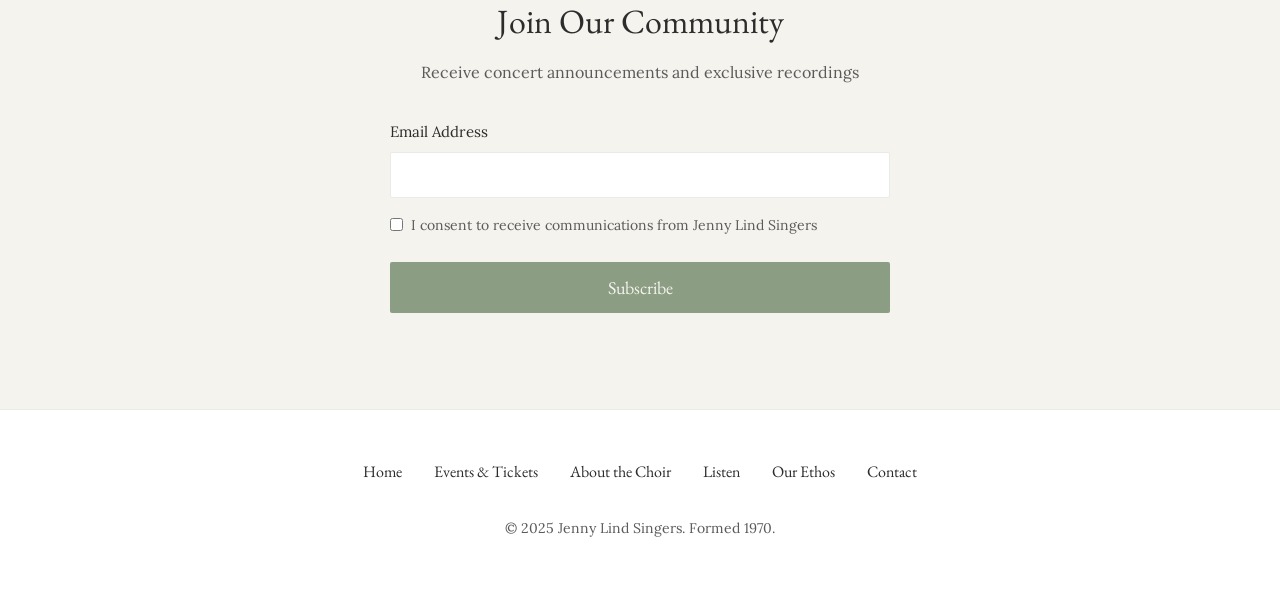
<file: index_waves_final.html>
<!DOCTYPE html>
<html lang="en">
<head>
    <meta charset="UTF-8">
    <meta name="viewport" content="width=device-width, initial-scale=1.0">
    <title>The Jenny Lind Singers</title>

    <!-- Google Fonts -->
    <link rel="preconnect" href="https://fonts.googleapis.com">
    <link rel="preconnect" href="https://fonts.gstatic.com" crossorigin>
    <link href="https://fonts.googleapis.com/css2?family=EB+Garamond:wght@400;500;600&family=Lora:wght@400;500&display=swap" rel="stylesheet">

    <style>
        /* ===== CSS Variables ===== */
        :root {
            --sage-green: #8B9D83;
            --cream: #F5F3ED;
            --lavender: #D4C9DB;
            --text-dark: #2C2C2C;
            --text-light: #5A5A5A;
            --border-subtle: rgba(139, 157, 131, 0.2);
        }

        /* ===== Reset & Base Styles ===== */
        * {
            margin: 0;
            padding: 0;
            box-sizing: border-box;
        }

        html {
            scroll-behavior: smooth;
        }

        body {
            font-family: 'Lora', serif;
            font-size: 16px;
            line-height: 1.7;
            color: var(--text-dark);
            background-color: var(--cream);
        }

        /* ===== Typography ===== */
        h1, h2, h3, h4, h5, h6 {
            font-family: 'EB Garamond', serif;
            font-weight: 400;
            line-height: 1.3;
        }

        h1 {
            font-size: 3.375rem; /* 54px */
        }

        h2 {
            font-size: 2.125rem; /* 34px */
        }

        h3 {
            font-size: 1.5rem; /* 24px */
        }

        a {
            color: var(--sage-green);
            text-decoration: none;
            transition: all 0.3s ease;
        }

        a:hover {
            text-decoration: underline;
        }

        /* ===== Header Navigation ===== */
        header {
            position: fixed;
            top: 0;
            left: 0;
            right: 0;
            background: rgba(245, 243, 237, 0.95);
            backdrop-filter: blur(10px);
            z-index: 1000;
            border-bottom: 1px solid var(--border-subtle);
        }

        .header-content {
            max-width: 1200px;
            margin: 0 auto;
            padding: 1rem 2rem;
            display: flex;
            justify-content: space-between;
            align-items: center;
        }

        .logo {
            max-height: 80px;
            width: auto;
        }

        nav ul {
            list-style: none;
            display: flex;
            gap: 2rem;
        }

        nav a {
            font-family: 'EB Garamond', serif;
            font-size: 1rem;
            color: var(--text-dark);
        }

        nav a:hover {
            color: var(--sage-green);
            text-decoration: none;
        }

        /* ===== Hero Section ===== */
        #hero {
            min-height: 70vh;
            height: 70vh;
            display: flex;
            flex-direction: column;
            justify-content: center;
            align-items: center;
            text-align: center;
            background-image: url('waves2.png');
            background-size: cover;
            background-position: center;
            background-repeat: no-repeat;
            padding: 2rem;
            margin-top: 82px; /* Account for fixed header */
            position: relative;
        }

        #hero::before {
            content: '';
            position: absolute;
            top: 0;
            left: 0;
            right: 0;
            bottom: 0;
            background: rgba(245, 243, 237, 0.3);
        }

        .hero-content {
            position: relative;
            z-index: 1;
            max-width: 800px;
        }

        #hero h1 {
            margin-bottom: 1rem;
        }

        #hero h2 {
            font-weight: 300;
            color: var(--text-light);
        }

        /* ===== Container ===== */
        .container {
            max-width: 1200px;
            margin: 0 auto;
            padding: 0 2rem;
        }

        section {
            padding: 6rem 0;
        }

        /* ===== Next Concert Section ===== */
        #next-concert {
            text-align: center;
        }

        .concert-card {
            max-width: 600px;
            margin: 3rem auto 0;
            padding: 3rem;
            border: 1px solid var(--border-subtle);
            background: white;
        }

        .concert-card h3 {
            font-size: 2rem;
            margin-bottom: 1.5rem;
        }

        .concert-details {
            margin-bottom: 2rem;
            color: var(--text-light);
        }

        .concert-details p {
            margin: 0.5rem 0;
        }

        .btn-primary {
            display: inline-block;
            padding: 14px 32px;
            background-color: var(--sage-green);
            color: var(--cream);
            border: none;
            border-radius: 2px;
            font-family: 'EB Garamond', serif;
            font-size: 1.125rem;
            cursor: pointer;
            transition: background-color 0.3s ease;
            text-decoration: none;
        }

        .btn-primary:hover {
            background-color: #7a8c73;
            text-decoration: none;
        }

        /* ===== Audio Player Section ===== */
        #audio {
            background: white;
            padding: 2.5rem 0;
        }

        #audio h2 {
            text-align: center;
            margin-bottom: 2rem;
        }

        .audio-player {
            max-width: 700px;
            margin: 0 auto;
        }

        .track-list {
            margin-bottom: 2rem;
        }

        .track-item {
            padding: 1rem;
            border-bottom: 1px solid var(--border-subtle);
            cursor: pointer;
            transition: background-color 0.3s ease;
        }

        .track-item:hover {
            background-color: rgba(139, 157, 131, 0.05);
        }

        .track-item.active {
            background-color: rgba(139, 157, 131, 0.1);
        }

        .track-title {
            font-weight: 500;
            color: var(--text-dark);
        }

        .track-source {
            font-size: 0.875rem;
            color: var(--text-light);
            margin-top: 0.25rem;
        }

        .audio-controls {
            display: flex;
            align-items: center;
            gap: 1rem;
            padding: 1.5rem;
            border: 1px solid var(--border-subtle);
        }

        .play-btn {
            width: 48px;
            height: 48px;
            border-radius: 50%;
            background-color: var(--sage-green);
            border: none;
            cursor: pointer;
            display: flex;
            align-items: center;
            justify-content: center;
            flex-shrink: 0;
            transition: background-color 0.3s ease;
        }

        .play-btn:hover {
            background-color: #7a8c73;
        }

        .play-icon, .pause-icon {
            width: 0;
            height: 0;
            border-style: solid;
        }

        .play-icon {
            border-width: 8px 0 8px 14px;
            border-color: transparent transparent transparent var(--cream);
            margin-left: 3px;
        }

        .pause-icon {
            display: none;
            width: 14px;
            height: 16px;
            border-left: 4px solid var(--cream);
            border-right: 4px solid var(--cream);
        }

        .play-btn.playing .play-icon {
            display: none;
        }

        .play-btn.playing .pause-icon {
            display: block;
        }

        .progress-container {
            flex: 1;
            display: flex;
            flex-direction: column;
            gap: 0.5rem;
        }

        .progress-bar {
            width: 100%;
            height: 4px;
            background-color: var(--border-subtle);
            cursor: pointer;
            position: relative;
        }

        .progress-fill {
            height: 100%;
            background-color: var(--sage-green);
            width: 0%;
            transition: width 0.1s linear;
        }

        .time-display {
            font-size: 0.875rem;
            color: var(--text-light);
        }

        /* ===== Social Proof Section ===== */
        #reviews {
            background: white;
            padding: 2.5rem 0;
        }

        .reviews-container {
            max-width: 800px;
            margin: 0 auto;
        }

        .review {
            margin-bottom: 2rem;
        }

        .review:last-child {
            margin-bottom: 0;
        }

        .review-text {
            font-style: italic;
            font-size: 1.125rem;
            line-height: 1.8;
            margin-bottom: 1rem;
        }

        .review-attribution {
            text-align: right;
            color: var(--text-light);
            font-size: 0.9375rem;
        }

        .accolade {
            text-align: center;
            margin-top: 2rem;
            color: var(--text-light);
        }

        /* ===== Ethos Section ===== */
        #ethos {
            text-align: center;
        }

        .ethos-content {
            max-width: 700px;
            margin: 0 auto;
        }

        #ethos h2 {
            margin-bottom: 2rem;
        }

        #ethos p {
            margin-bottom: 2rem;
            font-size: 1.0625rem;
            line-height: 1.8;
        }

        .ethos-link {
            font-family: 'EB Garamond', serif;
            font-size: 1.125rem;
        }

        .history-note {
            margin-top: 3rem;
            font-size: 0.9375rem;
            color: var(--text-light);
        }

        /* ===== Composers Section ===== */
        #composers {
            background: white;
        }

        #composers h2 {
            text-align: center;
            margin-bottom: 1rem;
        }

        .composers-intro {
            text-align: center;
            color: var(--text-light);
            margin-bottom: 2rem;
        }

        .composers-list {
            max-width: 600px;
            margin: 0 auto;
            display: grid;
            grid-template-columns: 1fr 1fr;
            gap: 2rem;
        }

        .composer-link {
            text-align: center;
            padding: 2rem;
            border: 1px solid var(--border-subtle);
            transition: border-color 0.3s ease;
        }

        .composer-link:hover {
            border-color: var(--sage-green);
            text-decoration: none;
        }

        .composer-name {
            font-family: 'EB Garamond', serif;
            font-size: 1.25rem;
            color: var(--text-dark);
        }

        /* ===== Mailing List Section ===== */
        #mailing-list {
            text-align: center;
        }

        #mailing-list h2 {
            margin-bottom: 1rem;
        }

        .mailing-list-benefit {
            color: var(--text-light);
            margin-bottom: 2rem;
        }

        .mailing-form {
            max-width: 500px;
            margin: 0 auto;
        }

        .form-group {
            margin-bottom: 1rem;
            text-align: left;
        }

        .form-group label {
            display: block;
            margin-bottom: 0.5rem;
            font-size: 0.9375rem;
        }

        .form-group input[type="email"] {
            width: 100%;
            padding: 12px;
            border: 1px solid var(--border-subtle);
            border-radius: 2px;
            font-family: 'Lora', serif;
            font-size: 1rem;
        }

        .form-group input[type="email"]:focus {
            outline: none;
            border-color: var(--sage-green);
        }

        .checkbox-group {
            display: flex;
            align-items: flex-start;
            gap: 0.5rem;
            margin-bottom: 1.5rem;
        }

        .checkbox-group input[type="checkbox"] {
            margin-top: 0.25rem;
            flex-shrink: 0;
        }

        .checkbox-group label {
            font-size: 0.875rem;
            color: var(--text-light);
        }

        .btn-submit {
            width: 100%;
        }

        /* ===== Footer ===== */
        footer {
            background: white;
            border-top: 1px solid var(--border-subtle);
            padding: 3rem 0;
        }

        .footer-content {
            max-width: 1200px;
            margin: 0 auto;
            padding: 0 2rem;
            text-align: center;
        }

        .footer-nav {
            margin-bottom: 2rem;
        }

        .footer-nav ul {
            list-style: none;
            display: flex;
            justify-content: center;
            gap: 2rem;
            flex-wrap: wrap;
        }

        .footer-nav a {
            font-family: 'EB Garamond', serif;
            color: var(--text-dark);
        }

        .copyright {
            color: var(--text-light);
            font-size: 0.875rem;
        }

        /* ===== Responsive Design ===== */
        @media (max-width: 768px) {
            h1 {
                font-size: 2.5rem;
            }

            h2 {
                font-size: 1.75rem;
            }

            .header-content {
                flex-direction: column;
                gap: 1rem;
            }

            nav ul {
                flex-wrap: wrap;
                justify-content: center;
                gap: 1rem;
            }

            section {
                padding: 4rem 0;
            }

            .concert-card {
                padding: 2rem;
            }

            .composers-list {
                grid-template-columns: 1fr;
            }

            .footer-nav ul {
                flex-direction: column;
                gap: 0.5rem;
            }
        }

        @media (max-width: 480px) {
            h1 {
                font-size: 2rem;
            }

            h2 {
                font-size: 1.5rem;
            }

            .container {
                padding: 0 1rem;
            }

            .concert-card {
                padding: 1.5rem;
            }

            section {
                padding: 3rem 0;
            }
        }

        /* ===== Focus States for Accessibility ===== */
        a:focus, button:focus, input:focus {
            outline: 2px solid var(--sage-green);
            outline-offset: 2px;
        }
    </style>
</head>
<body>
    <!-- Header Navigation -->
    <header>
        <div class="header-content">
            <img src="JLS_logo.png" alt="The Jenny Lind Singers" class="logo">
            <nav aria-label="Main navigation">
                <ul>
                    <li><a href="#hero">Home</a></li>
                    <li><a href="#next-concert">Events & Tickets</a></li>
                    <li><a href="#ethos">About the Choir</a></li>
                    <li><a href="#audio">Listen</a></li>
                    <li><a href="#ethos">Our Ethos</a></li>
                    <li><a href="#contact">Contact</a></li>
                </ul>
            </nav>
        </div>
    </header>

    <!-- Hero Section -->
    <section id="hero">
        <div class="hero-content">
            <h1>The Jenny Lind Singers</h1>
            <h2>Consectetur adipiscing elit, Malvern Hills</h2>
        </div>
    </section>

    <!-- Next Concert Section -->
    <section id="next-concert">
        <div class="container">
            <h2>Next Concert</h2>
            <div class="concert-card">
                <h3>Lorem Ipsum Concert Series</h3>
                <div class="concert-details">
                    <p><strong>Saturday, 15 March 2025, 7:30pm</strong></p>
                    <p>Great Malvern Priory</p>
                </div>
                <a href="#" class="btn-primary">Book Tickets</a>
            </div>
        </div>
    </section>

    <!-- Audio Player Section -->
    <section id="audio">
        <div class="container">
            <h2>Listen</h2>
            <div class="audio-player">
                <div class="track-list">
                    <div class="track-item active" data-track="0">
                        <div class="track-title">Lorem Ipsum</div>
                        <div class="track-source">Spring 2024 Recording</div>
                    </div>
                    <div class="track-item" data-track="1">
                        <div class="track-title">Dolor Sit Amet</div>
                        <div class="track-source">Malvern Priory, 2023</div>
                    </div>
                </div>

                <div class="audio-controls">
                    <button class="play-btn" aria-label="Play">
                        <div class="play-icon"></div>
                        <div class="pause-icon"></div>
                    </button>
                    <div class="progress-container">
                        <div class="progress-bar" role="progressbar" aria-valuemin="0" aria-valuemax="100" aria-valuenow="0">
                            <div class="progress-fill"></div>
                        </div>
                        <div class="time-display">
                            <span class="current-time">0:00</span> / <span class="duration">0:00</span>
                        </div>
                    </div>
                </div>

                <audio id="audio-element">
                    <source src="[data-uri]" type="audio/wav">
                </audio>
            </div>
        </div>
    </section>

    <!-- Social Proof Section -->
    <section id="reviews">
        <div class="container">
            <div class="reviews-container">
                <div class="review">
                    <p class="review-text">"Lorem ipsum dolor sit amet, consectetur adipiscing elit. Sed do eiusmod tempor incididunt ut labore et dolore magna aliqua."</p>
                    <p class="review-attribution">— Malvern Gazette</p>
                </div>

                <div class="review">
                    <p class="review-text">"Ut enim ad minim veniam, quis nostrud exercitation ullamco laboris nisi ut aliquip ex ea commodo consequat."</p>
                    <p class="review-attribution">— Audience Member, 2024</p>
                </div>

                <p class="accolade">Regular performers at Great Malvern Priory</p>
            </div>
        </div>
    </section>

    <!-- Ethos Section -->
    <section id="ethos">
        <div class="container">
            <div class="ethos-content">
                <h2>Our Ethos</h2>
                <p>Lorem ipsum dolor sit amet, consectetur adipiscing elit. Sed do eiusmod tempor incididunt ut labore et dolore magna aliqua. Ut enim ad minim veniam, quis nostrud exercitation ullamco laboris.</p>
                <a href="#" class="ethos-link">Learn More About Our Ethos →</a>
                <p class="history-note">Formed in 1970</p>
            </div>
        </div>
    </section>

    <!-- Composers Section -->
    <section id="composers">
        <div class="container">
            <h2>Collaborating Composers</h2>
            <p class="composers-intro">We champion the music of local women composers</p>
            <div class="composers-list">
                <a href="https://katehillcomposer.com" target="_blank" rel="noopener" class="composer-link">
                    <div class="composer-name">Kate Hill</div>
                </a>
                <a href="http://www.lizdilnotjohnson.co.uk" target="_blank" rel="noopener" class="composer-link">
                    <div class="composer-name">Liz Dilnot Johnson</div>
                </a>
            </div>
        </div>
    </section>

    <!-- Mailing List Section -->
    <section id="mailing-list">
        <div class="container">
            <h2>Join Our Community</h2>
            <p class="mailing-list-benefit">Receive concert announcements and exclusive recordings</p>
            <form class="mailing-form" action="#" method="post">
                <div class="form-group">
                    <label for="email">Email Address</label>
                    <input type="email" id="email" name="email" required>
                </div>

                <div class="checkbox-group">
                    <input type="checkbox" id="consent" name="consent" required>
                    <label for="consent">I consent to receive communications from Jenny Lind Singers</label>
                </div>

                <button type="submit" class="btn-primary btn-submit">Subscribe</button>
            </form>
        </div>
    </section>

    <!-- Footer -->
    <footer id="contact">
        <div class="footer-content">
            <nav class="footer-nav" aria-label="Footer navigation">
                <ul>
                    <li><a href="#hero">Home</a></li>
                    <li><a href="#next-concert">Events & Tickets</a></li>
                    <li><a href="#ethos">About the Choir</a></li>
                    <li><a href="#audio">Listen</a></li>
                    <li><a href="#ethos">Our Ethos</a></li>
                    <li><a href="#contact">Contact</a></li>
                </ul>
            </nav>
            <p class="copyright">© 2025 Jenny Lind Singers. Formed 1970.</p>
        </div>
    </footer>

    <!-- JavaScript for Audio Player -->
    <script>
        // Audio player functionality
        const audio = document.getElementById('audio-element');
        const playBtn = document.querySelector('.play-btn');
        const progressBar = document.querySelector('.progress-bar');
        const progressFill = document.querySelector('.progress-fill');
        const currentTimeSpan = document.querySelector('.current-time');
        const durationSpan = document.querySelector('.duration');
        const trackItems = document.querySelectorAll('.track-item');

        let currentTrack = 0;

        // Track data (placeholder - in production would link to actual audio files)
        const tracks = [
            {
                title: 'Lorem Ipsum',
                source: 'Spring 2024 Recording',
                url: '[data-uri]'
            },
            {
                title: 'Dolor Sit Amet',
                source: 'Malvern Priory, 2023',
                url: '[data-uri]'
            }
        ];

        // Play/Pause functionality
        playBtn.addEventListener('click', () => {
            if (audio.paused) {
                audio.play();
                playBtn.classList.add('playing');
            } else {
                audio.pause();
                playBtn.classList.remove('playing');
            }
        });

        // Keyboard support for play button
        playBtn.addEventListener('keydown', (e) => {
            if (e.key === ' ' || e.key === 'Enter') {
                e.preventDefault();
                playBtn.click();
            }
        });

        // Update progress bar
        audio.addEventListener('timeupdate', () => {
            if (audio.duration) {
                const progress = (audio.currentTime / audio.duration) * 100;
                progressFill.style.width = progress + '%';
                progressBar.setAttribute('aria-valuenow', progress);

                currentTimeSpan.textContent = formatTime(audio.currentTime);
            }
        });

        // Update duration when metadata loads
        audio.addEventListener('loadedmetadata', () => {
            durationSpan.textContent = formatTime(audio.duration);
        });

        // Click to seek
        progressBar.addEventListener('click', (e) => {
            const rect = progressBar.getBoundingClientRect();
            const percent = (e.clientX - rect.left) / rect.width;
            audio.currentTime = percent * audio.duration;
        });

        // Track selection
        trackItems.forEach((item, index) => {
            item.addEventListener('click', () => {
                loadTrack(index);
            });

            // Keyboard support
            item.addEventListener('keydown', (e) => {
                if (e.key === 'Enter' || e.key === ' ') {
                    e.preventDefault();
                    loadTrack(index);
                }
            });

            // Make track items keyboard accessible
            item.setAttribute('tabindex', '0');
            item.setAttribute('role', 'button');
        });

        // Load track function
        function loadTrack(index) {
            currentTrack = index;
            audio.src = tracks[index].url;

            // Update active state
            trackItems.forEach(item => item.classList.remove('active'));
            trackItems[index].classList.add('active');

            // Reset player state
            playBtn.classList.remove('playing');
            progressFill.style.width = '0%';
            currentTimeSpan.textContent = '0:00';
        }

        // Format time helper
        function formatTime(seconds) {
            if (isNaN(seconds)) return '0:00';

            const mins = Math.floor(seconds / 60);
            const secs = Math.floor(seconds % 60);
            return mins + ':' + (secs < 10 ? '0' : '') + secs;
        }

        // Reset play button when audio ends
        audio.addEventListener('ended', () => {
            playBtn.classList.remove('playing');
            progressFill.style.width = '0%';
            audio.currentTime = 0;
        });

        // Smooth scroll for navigation
        document.querySelectorAll('a[href^="#"]').forEach(anchor => {
            anchor.addEventListener('click', function (e) {
                const href = this.getAttribute('href');
                if (href !== '#') {
                    e.preventDefault();
                    const target = document.querySelector(href);
                    if (target) {
                        target.scrollIntoView({
                            behavior: 'smooth',
                            block: 'start'
                        });
                    }
                }
            });
        });
    </script>
</body>
</html>
</file>
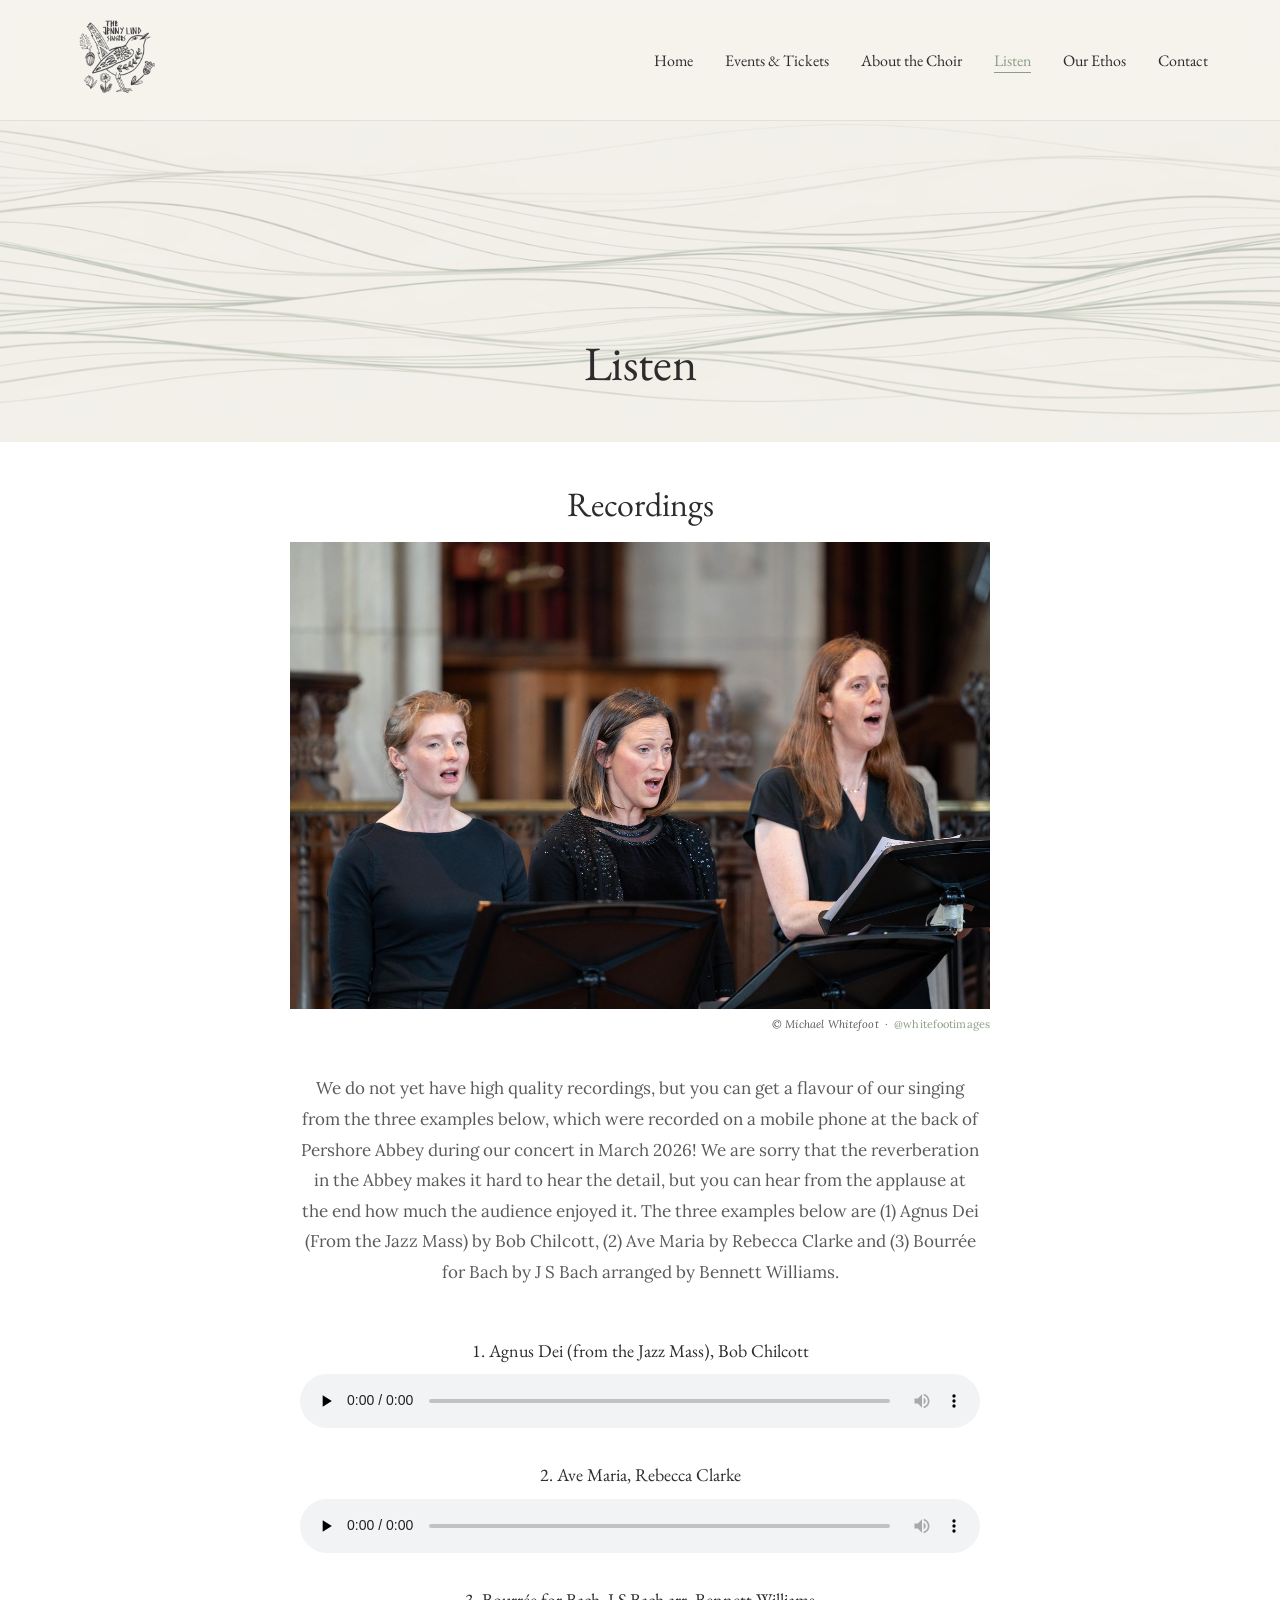
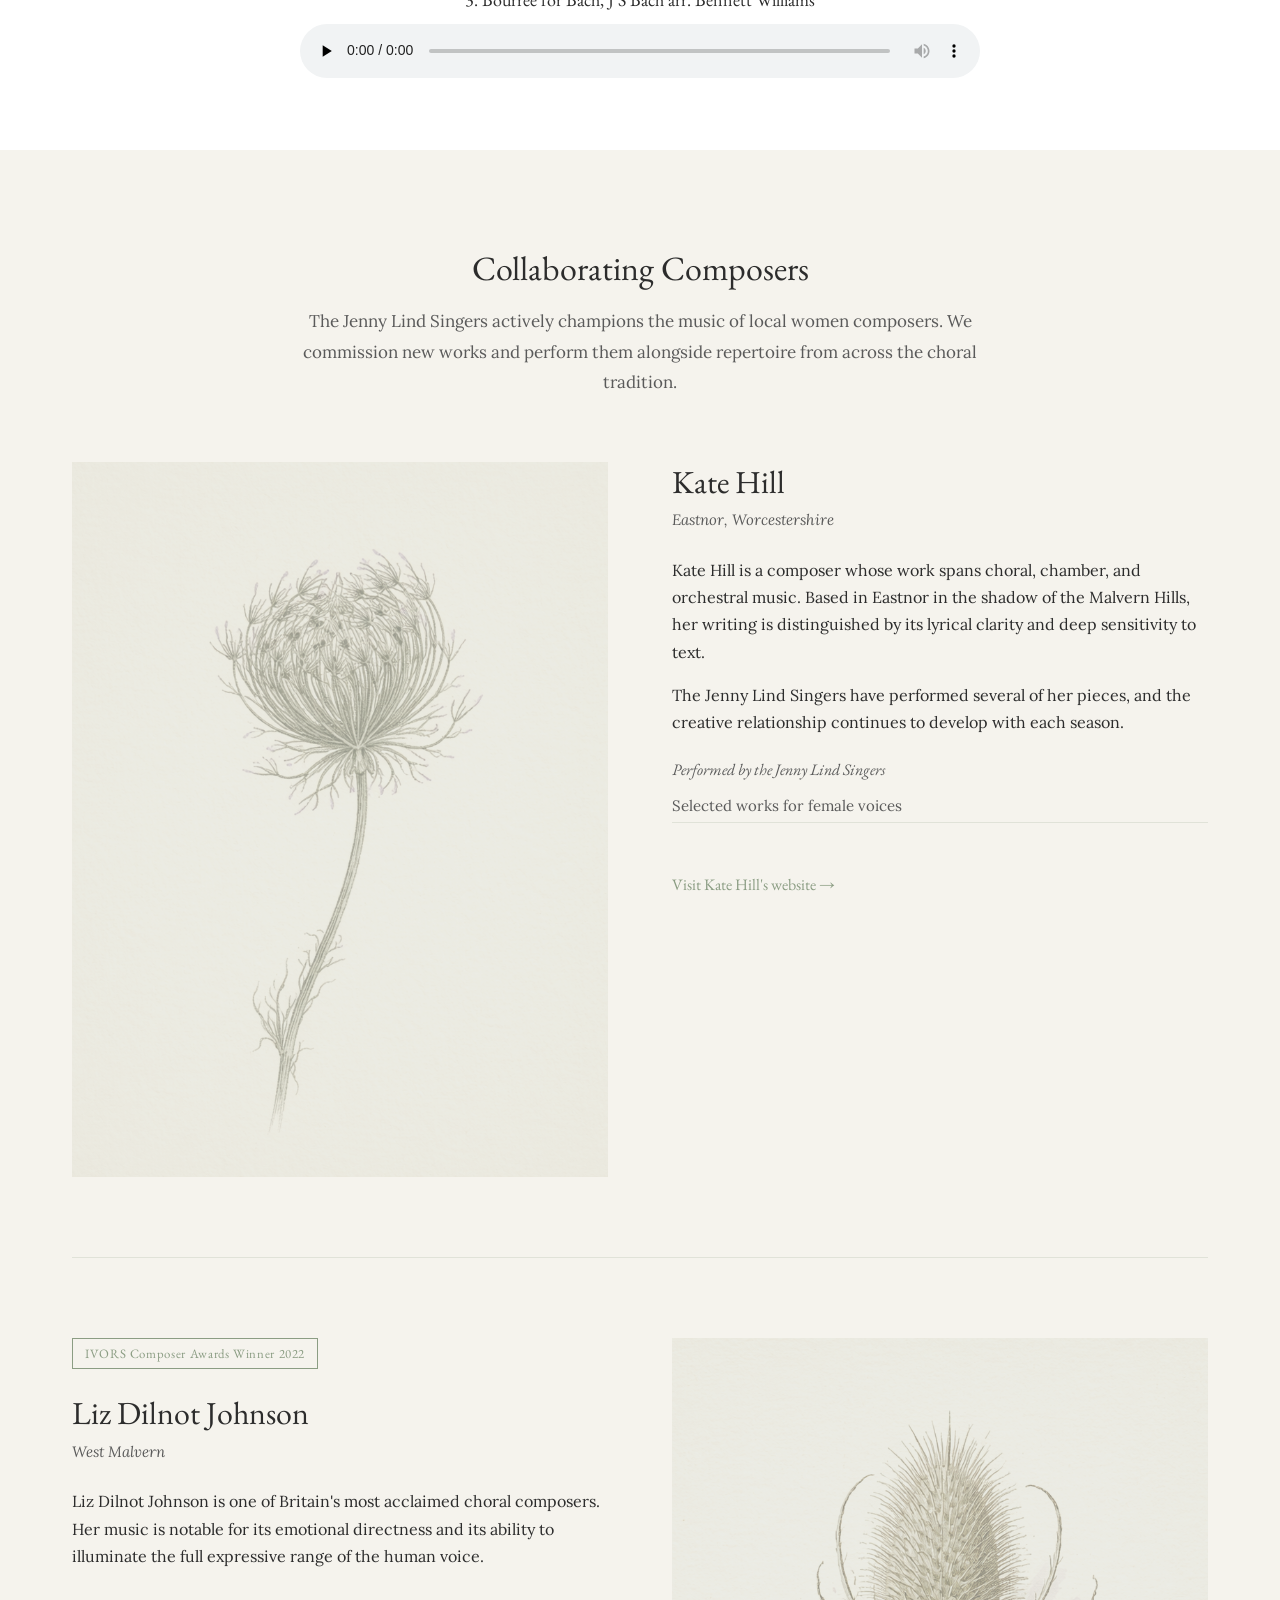
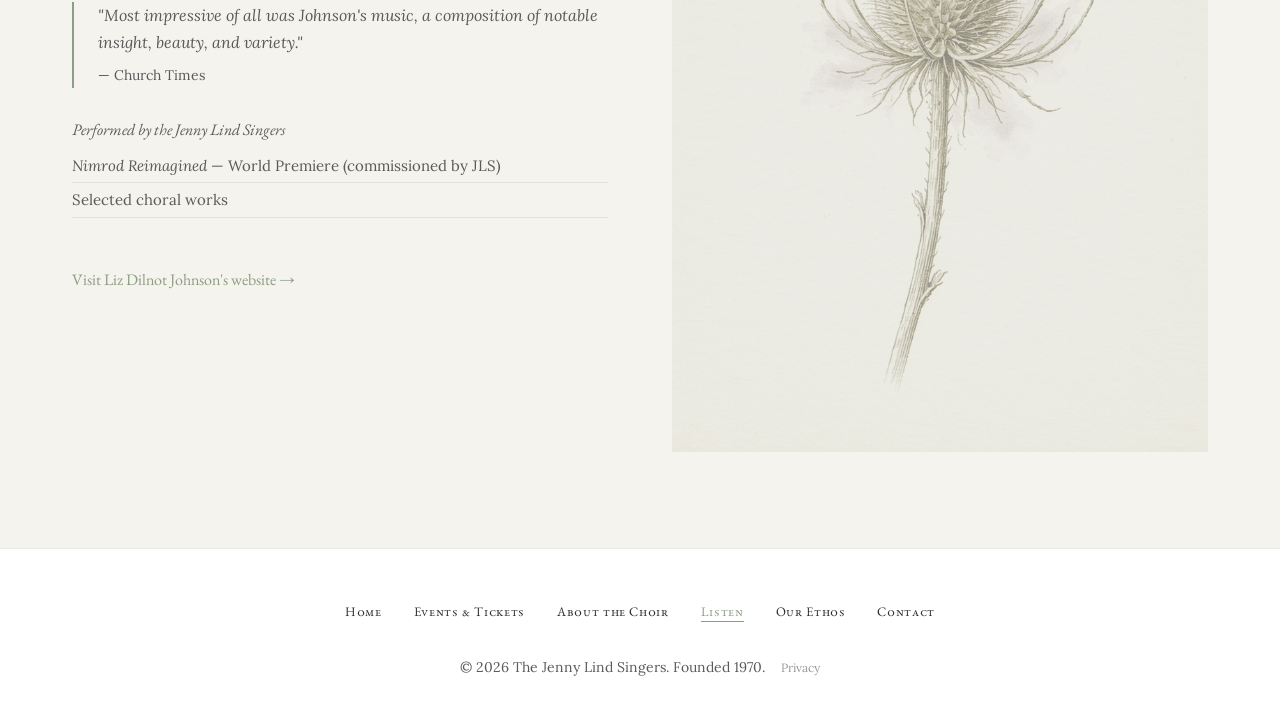
<file: listen.html>
<!DOCTYPE html>
<html lang="en">
<head>
    <meta charset="UTF-8">
    <meta name="viewport" content="width=device-width, initial-scale=1.0">
    <title>Listen — The Jenny Lind Singers</title>
    <meta name="description" content="Recordings and collaborating composers — Kate Hill and Liz Dilnot Johnson — championed by the Jenny Lind Singers.">
    <link rel="preconnect" href="https://fonts.googleapis.com">
    <link rel="preconnect" href="https://fonts.gstatic.com" crossorigin>
    <link href="https://fonts.googleapis.com/css2?family=EB+Garamond:ital,wght@0,400;0,500;0,600;1,400&family=Lora:ital,wght@0,400;0,500;1,400&display=swap" rel="stylesheet">
    <link rel="icon" type="image/svg+xml" href="favicon.svg">
    <link rel="stylesheet" href="styles.css">
</head>
<body>

    <header>
        <div class="header-content">
            <a href="index.html">
                <img src="JLS_logo.png" alt="The Jenny Lind Singers — Home" class="logo">
            </a>
            <nav aria-label="Main navigation">
                <ul>
                    <li><a href="index.html">Home</a></li>
                    <li><a href="events.html">Events &amp; Tickets</a></li>
                    <li><a href="about.html">About the Choir</a></li>
                    <li><a href="listen.html">Listen</a></li>
                    <li><a href="ethos.html">Our Ethos</a></li>
                    <li><a href="contact.html">Contact</a></li>
                </ul>
            </nav>
            <button class="nav-toggle" aria-label="Open navigation" aria-expanded="false">
                <span></span><span></span><span></span>
            </button>
        </div>
    </header>

    <div class="page-hero">
        <div class="page-hero-content">
            <h1>Listen</h1>
        </div>
    </div>

    <main>

        <!-- Recordings -->
        <section id="audio" style="background: white;">
            <div class="container">
                <h2 style="text-align: center; margin-bottom: 1rem;">Recordings</h2>
                <figure class="listen-photo photo-fig">
                    <img src="photos/ensemble-singing.jpg" alt="The Jenny Lind Singers in performance at the Elgar Festival 2025.">
                    <figcaption>© Michael Whitefoot &nbsp;·&nbsp; <span class="photo-handle">@whitefootimages</span></figcaption>
                </figure>
                <p class="listen-intro">We do not yet have high quality recordings, but you can get a flavour of our singing from the three examples below, which were recorded on a mobile phone at the back of Pershore Abbey during our concert in March 2026! We are sorry that the reverberation in the Abbey makes it hard to hear the detail, but you can hear from the applause at the end how much the audience enjoyed it. The three examples below are (1) Agnus Dei (From the Jazz Mass) by Bob Chilcott, (2) Ave Maria by Rebecca Clarke and (3) Bourrée for Bach by J S Bach arranged by Bennett Williams.</p>
                <div class="listen-tracks">
                    <figure>
                        <figcaption>1. Agnus Dei (from the Jazz Mass), Bob Chilcott</figcaption>
                        <audio controls preload="none" src="audio/agnus-dei-chilcott.mp3"></audio>
                    </figure>
                    <figure>
                        <figcaption>2. Ave Maria, Rebecca Clarke</figcaption>
                        <audio controls preload="none" src="audio/ave-maria-clarke.mp3?v=2"></audio>
                    </figure>
                    <figure>
                        <figcaption>3. Bourrée for Bach, J S Bach arr. Bennett Williams</figcaption>
                        <audio controls preload="none" src="audio/bouree-for-bach.mp3"></audio>
                    </figure>
                </div>
            </div>
        </section>

        <!-- Composers -->
        <section>
            <div class="container">
                <h2 style="text-align: center; margin-bottom: 1rem;">Collaborating Composers</h2>
                <p class="listen-intro" style="margin-bottom: 4rem;">The Jenny Lind Singers actively champions the music of local women composers. We commission new works and perform them alongside repertoire from across the choral tradition.</p>

                <!-- Kate Hill -->
                <div class="composer-profile">
                    <div class="composer-image-placeholder" aria-hidden="true">
                        <img src="vign1.png" alt="" style="width: 100%; height: 100%; object-fit: cover; opacity: 0.4;">
                    </div>
                    <div>
                        <h3 class="composer-name-heading">Kate Hill</h3>
                        <p class="composer-location">Eastnor, Worcestershire</p>
                        <p>Kate Hill is a composer whose work spans choral, chamber, and orchestral music. Based in Eastnor in the shadow of the Malvern Hills, her writing is distinguished by its lyrical clarity and deep sensitivity to text.</p>
                        <p style="margin-top: 1rem;">The Jenny Lind Singers have performed several of her pieces, and the creative relationship continues to develop with each season.</p>
                        <div class="composer-works">
                            <h4>Performed by the Jenny Lind Singers</h4>
                            <ul>
                                <li>Selected works for female voices</li>
                            </ul>
                        </div>
                        <a href="https://katehillcomposer.com" target="_blank" rel="noopener" class="composer-ext-link">Visit Kate Hill's website</a>
                    </div>
                </div>

                <!-- Liz Dilnot Johnson -->
                <div class="composer-profile composer-profile--reverse">
                    <div class="composer-image-placeholder" aria-hidden="true">
                        <img src="vign2.png" alt="" style="width: 100%; height: 100%; object-fit: cover; opacity: 0.4;">
                    </div>
                    <div>
                        <span class="accolade-badge">IVORS Composer Awards Winner 2022</span>
                        <h3 class="composer-name-heading">Liz Dilnot Johnson</h3>
                        <p class="composer-location">West Malvern</p>
                        <p>Liz Dilnot Johnson is one of Britain's most acclaimed choral composers. Her music is notable for its emotional directness and its ability to illuminate the full expressive range of the human voice.</p>
                        <blockquote class="composer-quote">
                            "Most impressive of all was Johnson's music, a composition of notable insight, beauty, and variety."
                            <cite>— Church Times</cite>
                        </blockquote>
                        <div class="composer-works">
                            <h4>Performed by the Jenny Lind Singers</h4>
                            <ul>
                                <li><em>Nimrod Reimagined</em> — World Premiere (commissioned by JLS)</li>
                                <li>Selected choral works</li>
                            </ul>
                        </div>
                        <a href="http://www.lizdilnotjohnson.co.uk" target="_blank" rel="noopener" class="composer-ext-link">Visit Liz Dilnot Johnson's website</a>
                    </div>
                </div>

            </div>
        </section>

    </main>

    <footer>
        <div class="footer-content">
            <nav class="footer-nav" aria-label="Footer navigation">
                <ul>
                    <li><a href="index.html">Home</a></li>
                    <li><a href="events.html">Events &amp; Tickets</a></li>
                    <li><a href="about.html">About the Choir</a></li>
                    <li><a href="listen.html">Listen</a></li>
                    <li><a href="ethos.html">Our Ethos</a></li>
                    <li><a href="contact.html">Contact</a></li>
                </ul>
            </nav>
            <p class="copyright">© 2026 The Jenny&nbsp;Lind Singers. Founded 1970. <a href="privacy.html" class="privacy-link">Privacy</a></p>
        </div>
    </footer>

    <script src="nav.js"></script>
</body>
</html>
</file>
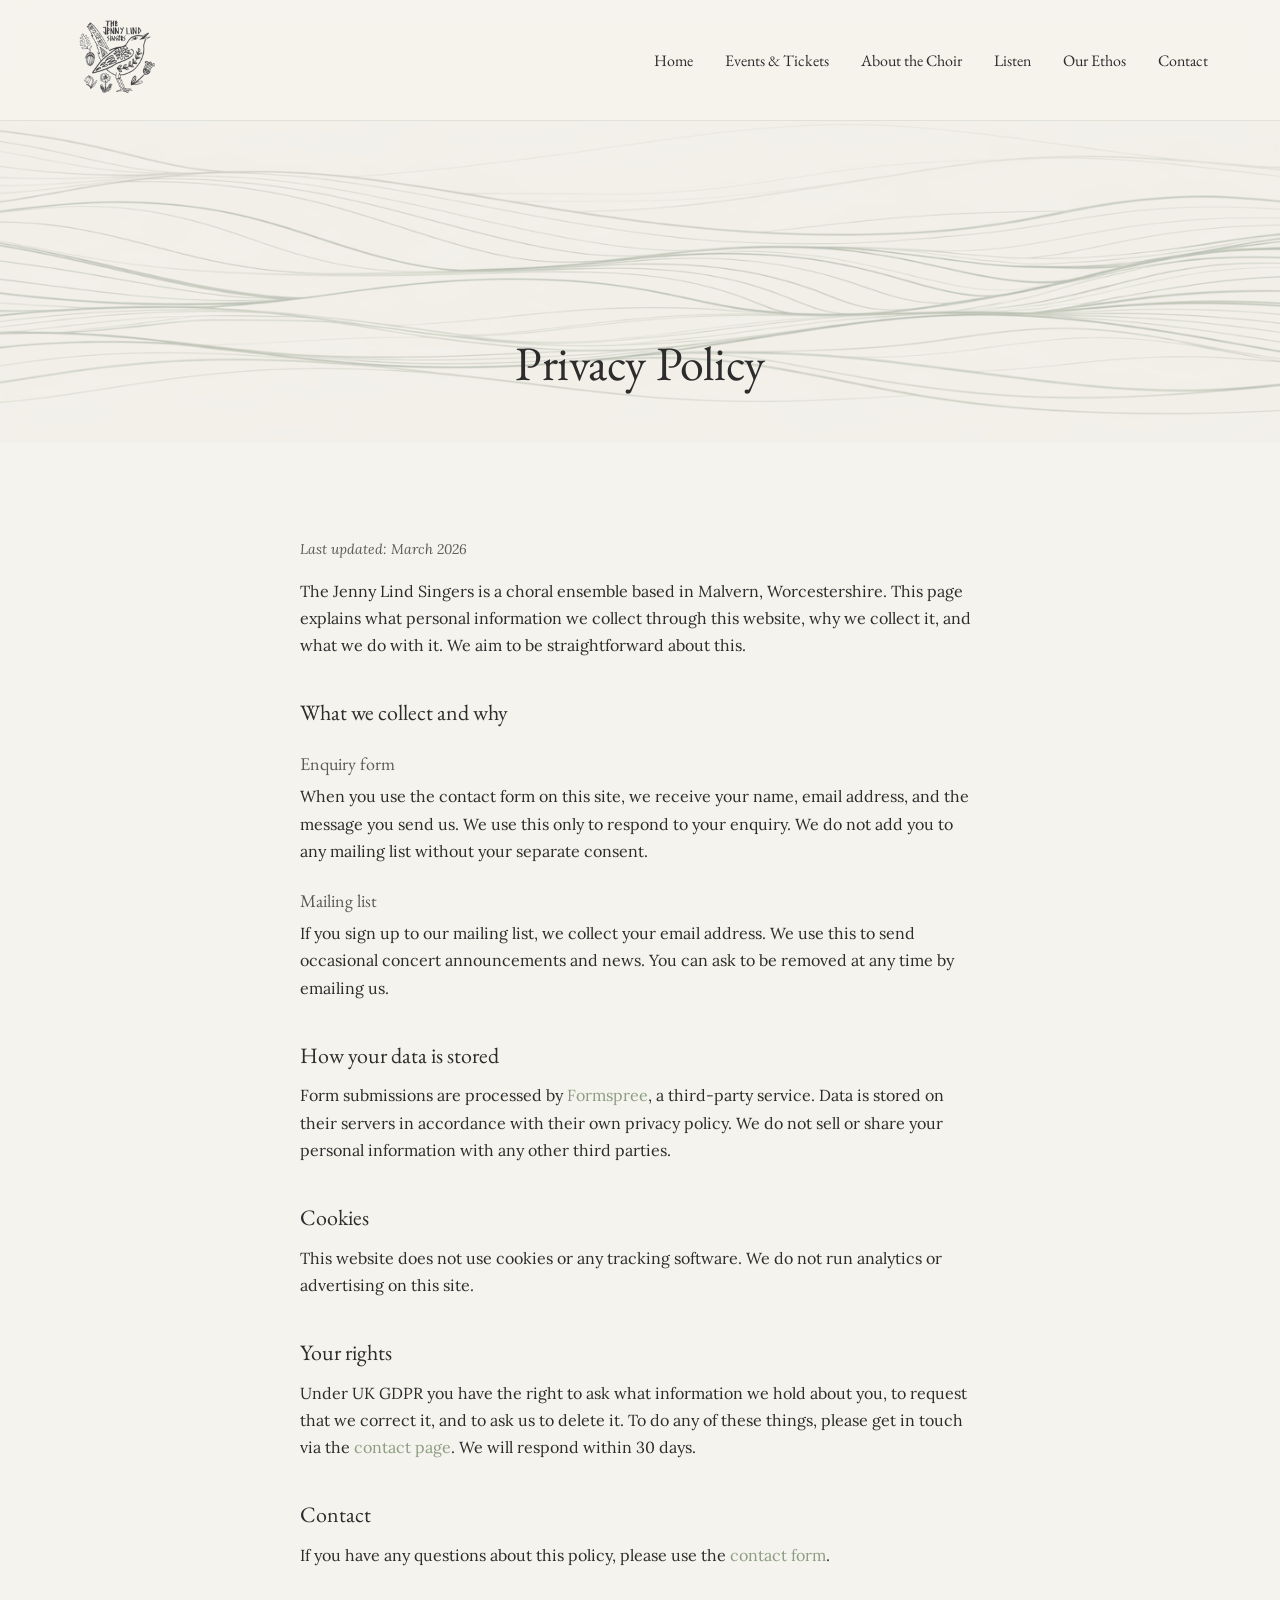
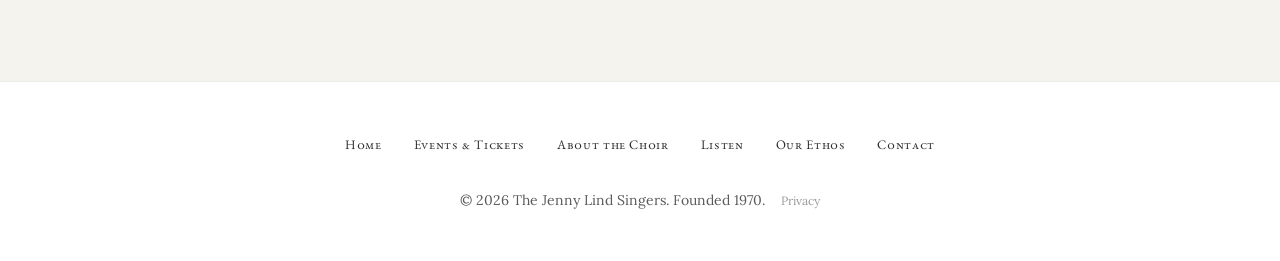
<file: privacy.html>
<!DOCTYPE html>
<html lang="en">
<head>
    <meta charset="UTF-8">
    <meta name="viewport" content="width=device-width, initial-scale=1.0">
    <title>Privacy Policy — The Jenny Lind Singers</title>
    <meta name="description" content="Privacy policy for the Jenny Lind Singers website.">
    <meta name="robots" content="noindex">
    <link rel="icon" type="image/svg+xml" href="favicon.svg">
    <link rel="preconnect" href="https://fonts.googleapis.com">
    <link rel="preconnect" href="https://fonts.gstatic.com" crossorigin>
    <link href="https://fonts.googleapis.com/css2?family=EB+Garamond:ital,wght@0,400;0,500;0,600;1,400&family=Lora:ital,wght@0,400;0,500;1,400&display=swap" rel="stylesheet">
    <link rel="stylesheet" href="styles.css">
</head>
<body>

    <header>
        <div class="header-content">
            <a href="index.html">
                <img src="JLS_logo.png" alt="The Jenny Lind Singers — Home" class="logo">
            </a>
            <nav aria-label="Main navigation">
                <ul>
                    <li><a href="index.html">Home</a></li>
                    <li><a href="events.html">Events &amp; Tickets</a></li>
                    <li><a href="about.html">About the Choir</a></li>
                    <li><a href="listen.html">Listen</a></li>
                    <li><a href="ethos.html">Our Ethos</a></li>
                    <li><a href="contact.html">Contact</a></li>
                </ul>
            </nav>
            <button class="nav-toggle" aria-label="Open navigation" aria-expanded="false">
                <span></span><span></span><span></span>
            </button>
        </div>
    </header>

    <div class="page-hero">
        <div class="page-hero-content">
            <h1>Privacy Policy</h1>
        </div>
    </div>

    <main>
        <section>
            <div class="container">
                <div class="privacy-body">

                    <p class="privacy-updated">Last updated: March 2026</p>

                    <p>The Jenny Lind Singers is a choral ensemble based in Malvern, Worcestershire. This page explains what personal information we collect through this website, why we collect it, and what we do with it. We aim to be straightforward about this.</p>

                    <h2>What we collect and why</h2>

                    <h3>Enquiry form</h3>
                    <p>When you use the contact form on this site, we receive your name, email address, and the message you send us. We use this only to respond to your enquiry. We do not add you to any mailing list without your separate consent.</p>

                    <h3>Mailing list</h3>
                    <p>If you sign up to our mailing list, we collect your email address. We use this to send occasional concert announcements and news. You can ask to be removed at any time by emailing us.</p>

                    <h2>How your data is stored</h2>
                    <p>Form submissions are processed by <a href="https://formspree.io" target="_blank" rel="noopener">Formspree</a>, a third-party service. Data is stored on their servers in accordance with their own privacy policy. We do not sell or share your personal information with any other third parties.</p>

                    <h2>Cookies</h2>
                    <p>This website does not use cookies or any tracking software. We do not run analytics or advertising on this site.</p>

                    <h2>Your rights</h2>
                    <p>Under UK GDPR you have the right to ask what information we hold about you, to request that we correct it, and to ask us to delete it. To do any of these things, please get in touch via the <a href="contact.html">contact page</a>. We will respond within 30 days.</p>

                    <h2>Contact</h2>
                    <p>If you have any questions about this policy, please use the <a href="contact.html">contact form</a>.</p>

                </div>
            </div>
        </section>
    </main>

    <footer>
        <div class="footer-content">
            <nav class="footer-nav" aria-label="Footer navigation">
                <ul>
                    <li><a href="index.html">Home</a></li>
                    <li><a href="events.html">Events &amp; Tickets</a></li>
                    <li><a href="about.html">About the Choir</a></li>
                    <li><a href="listen.html">Listen</a></li>
                    <li><a href="ethos.html">Our Ethos</a></li>
                    <li><a href="contact.html">Contact</a></li>
                </ul>
            </nav>
            <p class="copyright">© 2026 The Jenny&nbsp;Lind Singers. Founded 1970. <a href="privacy.html" class="privacy-link">Privacy</a></p>
        </div>
    </footer>

    <script src="nav.js"></script>
</body>
</html>
</file>
<file: styles.css>
/* ===== CSS Variables ===== */
:root {
    --sage-green: #8B9D83;
    --cream: #F5F3ED;
    --lavender: #D4C9DB;
    --text-dark: #2C2C2C;
    --text-light: #5A5A5A;
    --border-subtle: rgba(139, 157, 131, 0.2);
}

/* ===== Reset & Base ===== */
* { margin: 0; padding: 0; box-sizing: border-box; }
html { scroll-behavior: smooth; }
body {
    font-family: 'Lora', serif;
    font-size: 16px;
    line-height: 1.7;
    color: var(--text-dark);
    background-color: var(--cream);
    text-rendering: optimizeLegibility;
}

/* ===== Typography ===== */
h1, h2, h3, h4, h5, h6 {
    font-family: 'EB Garamond', serif;
    font-weight: 400;
    line-height: 1.3;
    font-feature-settings: "liga" 1, "kern" 1;
}
h1 { font-size: 3.375rem; letter-spacing: -0.01em; }
h2 { font-size: 2.125rem; }
h3 { font-size: 1.5rem; }

a { color: var(--sage-green); text-decoration: none; transition: all 0.3s ease; }
a:hover { text-decoration: underline; }

/* ===== Header ===== */
header {
    position: fixed; top: 0; left: 0; right: 0;
    background: rgba(245, 243, 237, 0.95);
    backdrop-filter: blur(10px);
    z-index: 1000;
    border-bottom: 1px solid var(--border-subtle);
}
.header-content {
    max-width: 1200px; margin: 0 auto;
    padding: 1rem 2rem;
    display: flex; justify-content: space-between; align-items: center;
}
.logo { max-height: 80px; width: auto; }
nav ul { list-style: none; display: flex; gap: 2rem; }
nav a { font-family: 'EB Garamond', serif; font-size: 1rem; color: var(--text-dark); transition: color 0.3s ease, letter-spacing 0.2s ease; }
nav a:hover { color: var(--sage-green); text-decoration: none; letter-spacing: 0.02em; }
nav a.nav-active { color: var(--sage-green); border-bottom: 1px solid var(--sage-green); padding-bottom: 1px; }

/* ===== Mobile Nav Toggle ===== */
.nav-toggle {
    display: none; flex-direction: column; gap: 5px;
    background: none; border: none; cursor: pointer; padding: 0.5rem;
}
.nav-toggle span {
    display: block; width: 24px; height: 1px;
    background: var(--text-dark);
    transition: transform 0.3s ease, opacity 0.3s ease;
}

/* ===== Hero ===== */
#hero {
    min-height: 70vh; height: 70vh;
    display: flex; flex-direction: column;
    justify-content: center; align-items: center; text-align: center;
    background-image: url('waves2.png');
    background-size: cover; background-position: center; background-repeat: no-repeat;
    padding: 2rem; margin-top: 82px; position: relative;
}
#hero::before {
    content: ''; position: absolute; inset: 0;
    background: rgba(245, 243, 237, 0.3);
}
.hero-content { position: relative; z-index: 1; max-width: 800px; }
#hero h1 { margin-bottom: 1rem; animation: fadeUp 0.8s ease both; }
.hero-subtitle {
    font-family: 'EB Garamond', serif;
    font-size: 1.375rem; font-weight: 400;
    color: var(--text-light);
    animation: fadeUp 0.8s ease 0.2s both;
}

@keyframes fadeUp {
    from { opacity: 0; transform: translateY(16px); }
    to   { opacity: 1; transform: translateY(0); }
}

/* ===== Inner Page Hero ===== */
.page-hero {
    min-height: 40vh;
    display: flex; align-items: flex-end;
    padding-bottom: 3rem;
    background-image: url('waves2.png');
    background-size: cover; background-position: center;
    margin-top: 82px; position: relative;
}
.page-hero::before {
    content: ''; position: absolute; inset: 0;
    background: rgba(245, 243, 237, 0.55);
}
.page-hero-content {
    position: relative; z-index: 1;
    max-width: 1200px; margin: 0 auto; padding: 0 2rem;
}
.page-hero h1 { font-size: 3rem; letter-spacing: -0.01em; }
.page-hero--hills { background-image: url('3hills.png'); }

/* ===== Container & Layout ===== */
.container { max-width: 1200px; margin: 0 auto; padding: 0 2rem; }
section { padding: 6rem 0; }

/* ===== Next Concert (homepage) ===== */
#next-concert { text-align: center; }
.concert-card {
    max-width: 600px; margin: 3rem auto 0;
    padding: 3rem; border: 1px solid var(--border-subtle); background: white;
}
.concert-card h3 { font-size: 2rem; margin-bottom: 1.5rem; }
.concert-details { margin-bottom: 2rem; color: var(--text-light); }
.concert-details p { margin: 0.5rem 0; }
.qr-block { margin-top: 1rem; padding-top: 1rem; border-top: 1px solid var(--border-subtle); }
.qr-label { font-size: 0.875rem; color: var(--text-light); margin-bottom: 0.5rem; }
.qr-code { width: 150px; height: 150px; display: block; margin: 0 auto; }
.also-coming-up { margin-top: 1.5rem; font-size: 0.9375rem; color: var(--text-light); }
.ethos-second { margin-top: 1rem; }

/* ===== Buttons ===== */
.btn-primary {
    display: inline-block; padding: 14px 32px;
    background-color: var(--sage-green); color: var(--cream);
    border: none; border-radius: 0;
    font-family: 'EB Garamond', serif; font-size: 1.125rem;
    cursor: pointer; transition: background-color 0.3s ease; text-decoration: none;
}
.btn-primary:hover { background-color: #7a8c73; text-decoration: none; }
.btn-secondary {
    display: inline-block; padding: 12px 28px;
    background: transparent; color: var(--sage-green);
    border: 1px solid var(--sage-green); border-radius: 0;
    font-family: 'EB Garamond', serif; font-size: 1rem;
    cursor: pointer; transition: all 0.3s ease; text-decoration: none;
}
.btn-secondary:hover { background: var(--sage-green); color: var(--cream); text-decoration: none; }
.btn-submit { width: 100%; }

/* ===== Audio Player ===== */
#audio { background: white; padding: 2.5rem 0; }
#audio h2 { text-align: center; margin-bottom: 2rem; }
.audio-player { max-width: 700px; margin: 0 auto; }
.audio-intro { color: var(--text-light); font-size: 1rem; margin-bottom: 2rem; }
.track-list { margin-bottom: 2rem; }
.track-item { padding: 1rem; border-bottom: 1px solid var(--border-subtle); cursor: pointer; transition: background-color 0.3s ease; }
.track-item:hover { background-color: rgba(139, 157, 131, 0.05); }
.track-item.active { background-color: rgba(139, 157, 131, 0.1); }
.track-title { font-weight: 500; color: var(--text-dark); }
.track-source { font-size: 0.875rem; color: var(--text-light); margin-top: 0.25rem; }
.audio-controls { display: flex; align-items: center; gap: 1rem; padding: 1.5rem; border: 1px solid var(--border-subtle); }
.play-btn {
    width: 48px; height: 48px; border-radius: 50%;
    background-color: var(--sage-green); border: none; cursor: pointer;
    display: flex; align-items: center; justify-content: center; flex-shrink: 0;
    transition: background-color 0.3s ease;
}
.play-btn:hover { background-color: #7a8c73; }
.play-icon { width: 0; height: 0; border-style: solid; border-width: 8px 0 8px 14px; border-color: transparent transparent transparent var(--cream); margin-left: 3px; }
.pause-icon { display: none; width: 14px; height: 16px; border-left: 4px solid var(--cream); border-right: 4px solid var(--cream); }
.play-btn.playing .play-icon { display: none; }
.play-btn.playing .pause-icon { display: block; }
.progress-container { flex: 1; display: flex; flex-direction: column; gap: 0.5rem; }
.progress-bar { width: 100%; height: 4px; background-color: var(--border-subtle); cursor: pointer; position: relative; }
.progress-fill { height: 100%; background-color: var(--sage-green); width: 0%; transition: width 0.1s linear; }
.time-display { font-size: 0.875rem; color: var(--text-light); }

/* ===== Reviews / Social Proof ===== */
#reviews { background: white; padding: 2.5rem 0; }
.reviews-container { max-width: 800px; margin: 0 auto; }
.review { margin-bottom: 2rem; }
.review:last-child { margin-bottom: 0; }
.review-text { font-style: italic; font-size: 1.125rem; line-height: 1.8; margin-bottom: 1rem; }
.review-attribution { text-align: right; color: var(--text-light); font-size: 0.9375rem; }
.accolade { text-align: center; margin-top: 2rem; color: var(--text-light); }

/* ===== Ethos (homepage section) ===== */
#ethos { text-align: center; }
.ethos-content { max-width: 700px; margin: 0 auto; }
#ethos h2 { margin-bottom: 2rem; }
#ethos p { margin-bottom: 2rem; font-size: 1.0625rem; line-height: 1.8; }
.ethos-link { font-family: 'EB Garamond', serif; font-size: 1.125rem; }
.history-note { margin-top: 3rem; font-size: 0.9375rem; color: var(--text-light); }

/* ===== Composers (homepage section) ===== */
#composers { background: white; }
#composers h2 { text-align: center; margin-bottom: 1rem; }
.composers-intro { text-align: center; color: var(--text-light); margin-bottom: 2rem; }
.composers-list { max-width: 600px; margin: 0 auto; display: grid; grid-template-columns: 1fr 1fr; gap: 2rem; }
.composer-link { text-align: center; padding: 2rem; border: 1px solid var(--border-subtle); transition: border-color 0.3s ease; }
.composer-link:hover { border-color: var(--sage-green); text-decoration: none; }
.composer-name { font-family: 'EB Garamond', serif; font-size: 1.25rem; color: var(--text-dark); }

/* ===== Mailing List ===== */
#mailing-list { text-align: center; }
#mailing-list h2 { margin-bottom: 1rem; }
.mailing-list-benefit { color: var(--text-light); margin-bottom: 2rem; }
.mailing-form { max-width: 500px; margin: 0 auto; }
.form-group { margin-bottom: 1rem; text-align: left; }
.form-group label { display: block; margin-bottom: 0.5rem; font-size: 0.9375rem; }
.form-group input[type="email"],
.form-group input[type="text"] {
    width: 100%; padding: 12px;
    border: 1px solid var(--border-subtle); border-radius: 0;
    font-family: 'Lora', serif; font-size: 1rem; background: white;
}
.form-group input[type="email"]:focus,
.form-group input[type="text"]:focus {
    outline: none; border-color: var(--sage-green);
    box-shadow: 0 0 0 3px rgba(139, 157, 131, 0.15);
}
.checkbox-group { display: flex; align-items: flex-start; gap: 0.5rem; margin-bottom: 1.5rem; }
.checkbox-group input[type="checkbox"] { margin-top: 0.25rem; flex-shrink: 0; }
.checkbox-group label { font-size: 0.875rem; color: var(--text-light); }

/* ===== Footer ===== */
footer { background: white; border-top: 1px solid var(--border-subtle); padding: 3rem 0; }
.footer-content { max-width: 1200px; margin: 0 auto; padding: 0 2rem; text-align: center; }
.footer-nav { margin-bottom: 2rem; }
.footer-nav ul { list-style: none; display: flex; justify-content: center; gap: 2rem; flex-wrap: wrap; }
.footer-nav a {
    font-family: 'EB Garamond', serif; color: var(--text-dark);
    font-variant: small-caps; letter-spacing: 0.05em; font-size: 0.8125rem;
    transition: color 0.3s ease;
}
.footer-nav a:hover { color: var(--sage-green); text-decoration: none; }
.copyright { color: var(--text-light); font-size: 0.875rem; }
.privacy-link { color: var(--text-light); font-size: 0.75rem; opacity: 0.6; margin-left: 0.75rem; }
.privacy-link:hover { opacity: 1; text-decoration: underline; }
.privacy-body { max-width: 680px; margin: 0 auto; }
.privacy-body h2 { font-size: 1.375rem; margin: 2.5rem 0 0.75rem; }
.privacy-body h3 { font-size: 1.125rem; margin: 1.5rem 0 0.5rem; color: var(--text-light); }
.privacy-body p { margin-bottom: 1rem; }
.privacy-updated { font-size: 0.875rem; color: var(--text-light); font-style: italic; margin-bottom: 2rem; }

/* ===== Focus States ===== */
a:focus, button:focus, input:focus, select:focus, textarea:focus {
    outline: 2px solid var(--sage-green); outline-offset: 2px;
}

/* ===== About Page ===== */
.about-intro-grid {
    display: grid; grid-template-columns: 1fr 1fr; gap: 4rem; align-items: start;
    max-width: 1000px; margin: 0 auto;
}
.about-intro-grid img { width: 100%; height: auto; border: 1px solid var(--border-subtle); }
.about-intro-text p { font-size: 1.0625rem; line-height: 1.8; margin-bottom: 1.5rem; }
.people-grid { display: grid; grid-template-columns: 1fr 1fr; gap: 3rem; max-width: 800px; margin: 0 auto; }
.people-grid--single { grid-template-columns: 1fr; max-width: 400px; }
.accompanist-note { font-size: 0.875rem; color: var(--text-light); margin-top: 1rem; font-style: italic; }
.profile-card { text-align: center; padding: 2rem; border: 1px solid var(--border-subtle); background: white; }
.profile-initial {
    width: 80px; height: 80px; border-radius: 50%;
    background: var(--sage-green); color: var(--cream);
    font-family: 'EB Garamond', serif; font-size: 2rem;
    display: flex; align-items: center; justify-content: center;
    margin: 0 auto 1.5rem;
}
.profile-card h3 { font-size: 1.375rem; margin-bottom: 0.25rem; }
.profile-role { font-variant: small-caps; font-size: 0.875rem; color: var(--text-light); letter-spacing: 0.05em; margin-bottom: 1rem; }
.profile-card p { font-size: 0.9375rem; color: var(--text-light); line-height: 1.7; }
.patron-block { text-align: center; max-width: 500px; margin: 0 auto; padding: 3rem 0; border-top: 1px solid var(--border-subtle); }
.patron-title { font-size: 0.8rem; text-transform: uppercase; letter-spacing: 0.15em; color: var(--text-light); margin-bottom: 0.75rem; }
.patron-name { font-family: 'EB Garamond', serif; font-size: 1.5rem; font-style: italic; color: var(--text-dark); margin-bottom: 0.5rem; }
.patron-note { font-size: 0.9375rem; color: var(--text-light); }

/* ===== Photography ===== */
.profile-photo { width: 120px; height: 120px; border-radius: 50%; object-fit: cover; object-position: center top; display: block; margin: 0 auto 0.5rem; }
.profile-photo-credit { font-size: 0.6875rem; color: var(--text-light); text-align: center; margin-bottom: 1.25rem; font-style: italic; }
.past-photo { max-width: 800px; margin: 0 auto 3rem; }
.past-photo img { width: 100%; height: auto; display: block; }
.listen-tracks { max-width: 680px; margin: 0 auto; }
.listen-tracks figure { margin: 0 0 1.5rem; text-align: center; }
.listen-tracks figcaption { font-family: 'EB Garamond', serif; font-size: 1.125rem; margin-bottom: 0.5rem; }
.listen-tracks audio { width: 100%; }
.listen-coming-soon { text-align: center; font-family: 'EB Garamond', serif; font-size: 1.25rem; font-style: italic; color: var(--text-light); padding: 2rem 0 1rem; }
.listen-photo { max-width: 700px; margin: 0 auto 2.5rem; }
.listen-photo img { width: 100%; height: auto; display: block; }
.ethos-photo { max-width: 500px; margin: 0 auto 3rem; }
.ethos-photo img { width: 100%; height: auto; display: block; }
/* Shared photo credit caption */
.photo-fig figcaption { font-size: 0.6875rem; color: var(--text-light); text-align: right; margin-top: 0.375rem; font-style: italic; letter-spacing: 0.01em; }
.photo-handle { color: var(--sage-green); font-style: normal; }

/* ===== Timeline ===== */
.timeline { position: relative; max-width: 680px; margin: 0 auto; padding-left: 0; }
.timeline::before {
    content: ''; position: absolute;
    left: 72px; top: 0.6rem; bottom: 0;
    width: 1px; background: var(--border-subtle);
}
.timeline-entry { display: flex; gap: 0; margin-bottom: 3rem; position: relative; align-items: flex-start; }
.timeline-year {
    font-family: 'EB Garamond', serif; font-size: 1.75rem;
    color: var(--sage-green); opacity: 0.7;
    min-width: 72px; text-align: right; padding-top: 0; line-height: 1.3;
    padding-right: 1rem;
    flex-shrink: 0;
}
.timeline-dot {
    position: absolute; left: 68px; top: 0.55rem;
    width: 7px; height: 7px; border-radius: 50%;
    background: var(--sage-green); flex-shrink: 0;
}
.timeline-text { padding-left: 2rem; }
.timeline-text h4 { font-family: 'EB Garamond', serif; font-size: 1.125rem; margin-bottom: 0.25rem; }
.timeline-text p { font-size: 0.9375rem; color: var(--text-light); }

/* ===== Events Page ===== */
.events-list { max-width: 800px; margin: 0 auto; }
.event-card {
    display: grid; grid-template-columns: 100px 1fr auto;
    gap: 2rem; align-items: center;
    padding: 2rem; border: 1px solid var(--border-subtle); background: white;
    margin-bottom: 1.5rem;
    transition: border-color 0.3s ease, transform 0.25s ease;
}
.event-card:hover { border-color: var(--sage-green); transform: translateY(-2px); }
.event-date { text-align: center; border-right: 1px solid var(--border-subtle); padding-right: 2rem; }
.event-date-num { font-family: 'EB Garamond', serif; font-size: 2.5rem; line-height: 1; color: var(--sage-green); }
.event-date-month { font-size: 0.8rem; text-transform: uppercase; letter-spacing: 0.1em; color: var(--text-light); margin-top: 0.25rem; }
.event-date-year { font-size: 0.8rem; color: var(--text-light); }
.event-details h3 { font-size: 1.375rem; margin-bottom: 0.25rem; }
.event-venue { font-style: italic; color: var(--text-light); font-size: 0.9375rem; margin-top: 0.25rem; }
.event-desc { font-size: 0.9375rem; margin-top: 0.5rem; color: var(--text-light); }
.event-cta { flex-shrink: 0; }
.featured-concert { max-width: 800px; margin: 0 auto; }
.event-announcement {
    max-width: 960px;
    display: grid;
    grid-template-columns: minmax(220px, 320px) 1fr;
    gap: 2.5rem;
    align-items: center;
    text-align: left;
}
.event-announcement > img {
    width: 100%;
    height: auto;
    display: block;
}
.event-stacked { text-align: center; }
.event-stacked .event-poster { width: 100%; max-width: 480px; height: auto; display: block; margin: 0 auto 1.5rem; }
.event-stacked .event-qr { width: 180px; height: auto; display: block; margin: 1.5rem auto; }
.event-stacked a { overflow-wrap: anywhere; }
.event-announcement-content h3 { font-size: 2rem; margin-bottom: 0.5rem; }
.event-announcement-content p { color: var(--text-light); margin-bottom: 1rem; }
.event-actions { display: flex; flex-wrap: wrap; gap: 0.75rem; align-items: center; }
.event-meta {
    font-family: 'EB Garamond', serif;
    font-size: 1.125rem;
    color: var(--sage-green);
    margin-bottom: 0.25rem;
}
.programme-highlights { color: var(--text-dark); }
.press-release-section { background: white; padding-top: 0; }
.press-release {
    max-width: 760px;
    margin: 0 auto;
    padding: 3rem;
    border-top: 1px solid var(--border-subtle);
    border-bottom: 1px solid var(--border-subtle);
}
.press-release-label {
    font-size: 0.75rem;
    text-transform: uppercase;
    letter-spacing: 0.12em;
    color: var(--sage-green);
    margin-bottom: 0.75rem;
}
.press-release h2 { margin-bottom: 0.75rem; }
.press-release p { color: var(--text-light); margin-bottom: 1rem; }
.past-performance-list {
    max-width: 680px;
    margin: 2rem auto 1.5rem;
    padding-top: 1.5rem;
    border-top: 1px solid var(--border-subtle);
}
.past-performance-entry h3 { font-size: 1.375rem; margin-bottom: 0.25rem; }
.past-performance-entry p { color: var(--text-light); }
.past-performances { max-width: 680px; margin: 0 auto; color: var(--text-light); font-size: 1rem; line-height: 1.8; }

/* ===== Listen / Composers Page ===== */
.listen-intro { max-width: 680px; margin: 0 auto 3rem; color: var(--text-light); font-size: 1.0625rem; line-height: 1.8; text-align: center; }
.composer-profile {
    display: grid; grid-template-columns: 1fr 1fr;
    gap: 4rem; align-items: start;
    margin-bottom: 5rem; padding-bottom: 5rem;
    border-bottom: 1px solid var(--border-subtle);
}
.composer-profile:last-of-type { border-bottom: none; margin-bottom: 0; padding-bottom: 0; }
.composer-profile--reverse { direction: rtl; }
.composer-profile--reverse > * { direction: ltr; }
.composer-image-placeholder {
    width: 100%; aspect-ratio: 3/4;
    background: var(--border-subtle);
    display: flex; align-items: center; justify-content: center;
}
.composer-name-heading { font-size: 2rem; margin-bottom: 0.25rem; }
.composer-location { font-style: italic; color: var(--text-light); font-size: 0.9375rem; margin-bottom: 1.5rem; }
.composer-quote {
    border-left: 2px solid var(--sage-green); padding-left: 1.5rem;
    margin: 2rem 0; font-style: italic; color: var(--text-light); line-height: 1.7;
}
.composer-quote cite { display: block; font-style: normal; font-size: 0.875rem; margin-top: 0.5rem; }
.accolade-badge {
    display: inline-block; border: 1px solid var(--sage-green);
    color: var(--sage-green); padding: 4px 12px;
    font-size: 0.8rem; font-family: 'EB Garamond', serif;
    letter-spacing: 0.05em; margin-bottom: 1.5rem;
}
.composer-works { margin: 1.5rem 0; }
.composer-works h4 { font-family: 'EB Garamond', serif; font-size: 1rem; color: var(--text-light); font-style: italic; margin-bottom: 0.5rem; }
.composer-works ul { list-style: none; }
.composer-works li { font-size: 0.9375rem; color: var(--text-light); padding: 0.25rem 0; border-bottom: 1px solid var(--border-subtle); }
.composer-ext-link { display: inline-block; margin-top: 1.5rem; font-family: 'EB Garamond', serif; font-size: 1rem; }
.composer-ext-link::after { content: ' →'; }

/* ===== Ethos Page ===== */
.ethos-page-header {
    text-align: center; padding: 8rem 2rem 5rem;
    margin-top: 82px; background: var(--cream);
}
.ethos-title { font-size: 5rem; font-weight: 400; line-height: 1.1; margin-bottom: 2rem; letter-spacing: -0.02em; }
.ethos-rule { width: 60px; height: 1px; background: var(--sage-green); margin: 0 auto; }
.ethos-body { max-width: 680px; margin: 0 auto; padding: 0 2rem; }
.ethos-opening {
    font-family: 'EB Garamond', serif; font-size: 1.875rem;
    font-style: italic; text-align: center; line-height: 1.5;
    margin-bottom: 1rem;
}
.ethos-attribution { text-align: center; color: var(--text-light); font-size: 0.9375rem; margin-bottom: 4rem; }
.ethos-section { padding: 4rem 0; border-top: 1px solid var(--border-subtle); }
.ethos-section h2 { margin-bottom: 2rem; }
.ethos-section p { font-size: 1.0625rem; line-height: 1.85; margin-bottom: 1.5rem; }
.drop-cap::first-letter {
    font-family: 'EB Garamond', serif; font-size: 4.5rem;
    float: left; line-height: 0.8;
    margin-right: 0.08em; margin-top: 0.05em;
    color: var(--sage-green);
}
.ethos-pull-quote {
    border-left: 2px solid var(--sage-green);
    padding: 0.5rem 0 0.5rem 2rem;
    margin: 3rem 0;
    font-family: 'EB Garamond', serif; font-size: 1.5rem;
    font-style: italic; line-height: 1.5;
    color: var(--text-dark);
}
.ethos-closing { font-size: 1.0625rem; line-height: 1.8; color: var(--text-light); }

/* ===== Contact Page ===== */
.contact-grid { display: grid; grid-template-columns: 3fr 2fr; gap: 5rem; max-width: 900px; margin: 0 auto; }
.contact-form-label { font-size: 0.8rem; text-transform: uppercase; letter-spacing: 0.1em; color: var(--text-light); margin-bottom: 1.5rem; display: block; }
.form-row { margin-bottom: 1.25rem; }
.form-row label { display: block; margin-bottom: 0.4rem; font-size: 0.9375rem; }
.form-row input[type="text"],
.form-row input[type="email"] {
    width: 100%; padding: 12px;
    border: 1px solid var(--border-subtle); border-radius: 0;
    font-family: 'Lora', serif; font-size: 1rem; background: white;
    transition: border-color 0.3s ease, box-shadow 0.3s ease;
}
.form-row input[type="text"]:focus,
.form-row input[type="email"]:focus {
    outline: none; border-color: var(--sage-green);
    box-shadow: 0 0 0 3px rgba(139, 157, 131, 0.15);
}
.form-select {
    width: 100%; padding: 12px;
    border: 1px solid var(--border-subtle); border-radius: 0;
    font-family: 'Lora', serif; font-size: 1rem; background: white;
    appearance: none;
    background-image: url("data:image/svg+xml,%3Csvg xmlns='http://www.w3.org/2000/svg' width='12' height='8' viewBox='0 0 12 8'%3E%3Cpath d='M1 1l5 5 5-5' stroke='%238B9D83' stroke-width='1.5' fill='none' stroke-linecap='round'/%3E%3C/svg%3E");
    background-repeat: no-repeat; background-position: right 14px center;
    cursor: pointer;
    transition: border-color 0.3s ease, box-shadow 0.3s ease;
}
.form-select:focus {
    outline: none; border-color: var(--sage-green);
    box-shadow: 0 0 0 3px rgba(139, 157, 131, 0.15);
}
textarea {
    width: 100%; padding: 12px;
    border: 1px solid var(--border-subtle); border-radius: 0;
    font-family: 'Lora', serif; font-size: 1rem; background: white;
    resize: vertical; min-height: 160px;
    transition: border-color 0.3s ease, box-shadow 0.3s ease;
}
textarea:focus {
    outline: none; border-color: var(--sage-green);
    box-shadow: 0 0 0 3px rgba(139, 157, 131, 0.15);
}
.contact-aside { padding-top: 0.5rem; }
.contact-aside p { font-size: 1rem; line-height: 1.8; color: var(--text-light); margin-bottom: 1rem; }
.contact-divider { height: 1px; background: var(--border-subtle); margin: 2rem 0; }
.contact-aside h3 { font-size: 1.25rem; margin-bottom: 0.75rem; }

/* ===== Responsive ===== */
@media (max-width: 768px) {
    h1 { font-size: 2.5rem; }
    h2 { font-size: 1.75rem; }
    .header-content { position: relative; }
    nav ul {
        display: none; flex-direction: column;
        position: absolute; top: 100%; left: 0; right: 0;
        background: rgba(245, 243, 237, 0.98);
        border-bottom: 1px solid var(--border-subtle);
        padding: 1rem 2rem 2rem; gap: 0.75rem;
    }
    nav ul.open { display: flex; }
    .nav-toggle { display: flex; }
    section { padding: 4rem 0; }
    .concert-card { padding: 2rem; }
    .composers-list { grid-template-columns: 1fr; }
    .footer-nav ul { flex-direction: column; gap: 0.5rem; }
    .about-intro-grid { grid-template-columns: 1fr; gap: 2rem; }
    .people-grid { grid-template-columns: 1fr; }
    .composer-profile { grid-template-columns: 1fr; gap: 2rem; }
    .composer-profile--reverse { direction: ltr; }
    .event-card { grid-template-columns: 1fr; }
    .event-date { border-right: none; border-bottom: 1px solid var(--border-subtle); padding-right: 0; padding-bottom: 1rem; text-align: left; display: flex; gap: 0.5rem; align-items: baseline; }
    .event-announcement { grid-template-columns: 1fr; gap: 1.5rem; }
    .contact-grid { grid-template-columns: 1fr; gap: 3rem; }
    .ethos-title { font-size: 3.5rem; }
}

@media (max-width: 480px) {
    h1 { font-size: 2rem; }
    h2 { font-size: 1.5rem; }
    .container { padding: 0 1rem; }
    .concert-card { padding: 1.5rem; }
    .press-release { padding: 2rem 0; }
    section { padding: 3rem 0; }
    .page-hero h1 { font-size: 2.25rem; }
    .ethos-title { font-size: 2.75rem; }
    .ethos-opening { font-size: 1.375rem; }
}
</file>
